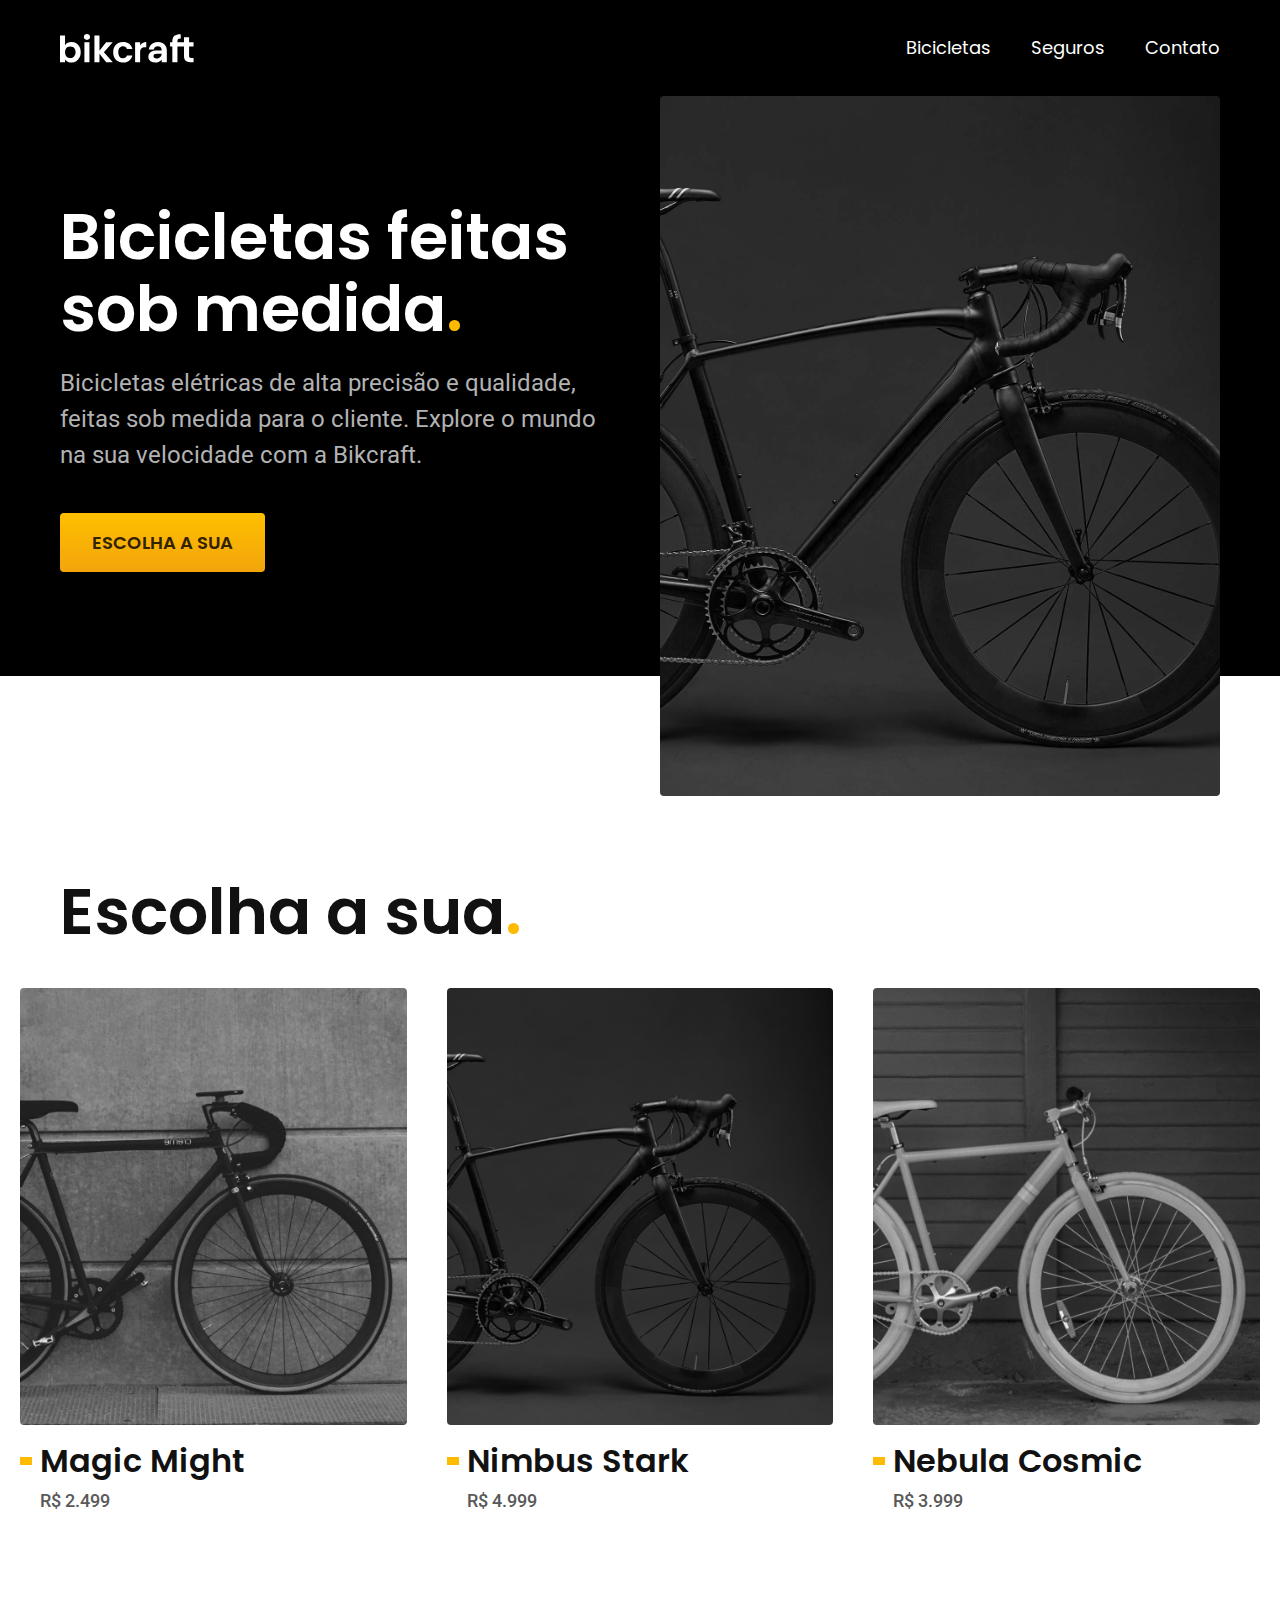
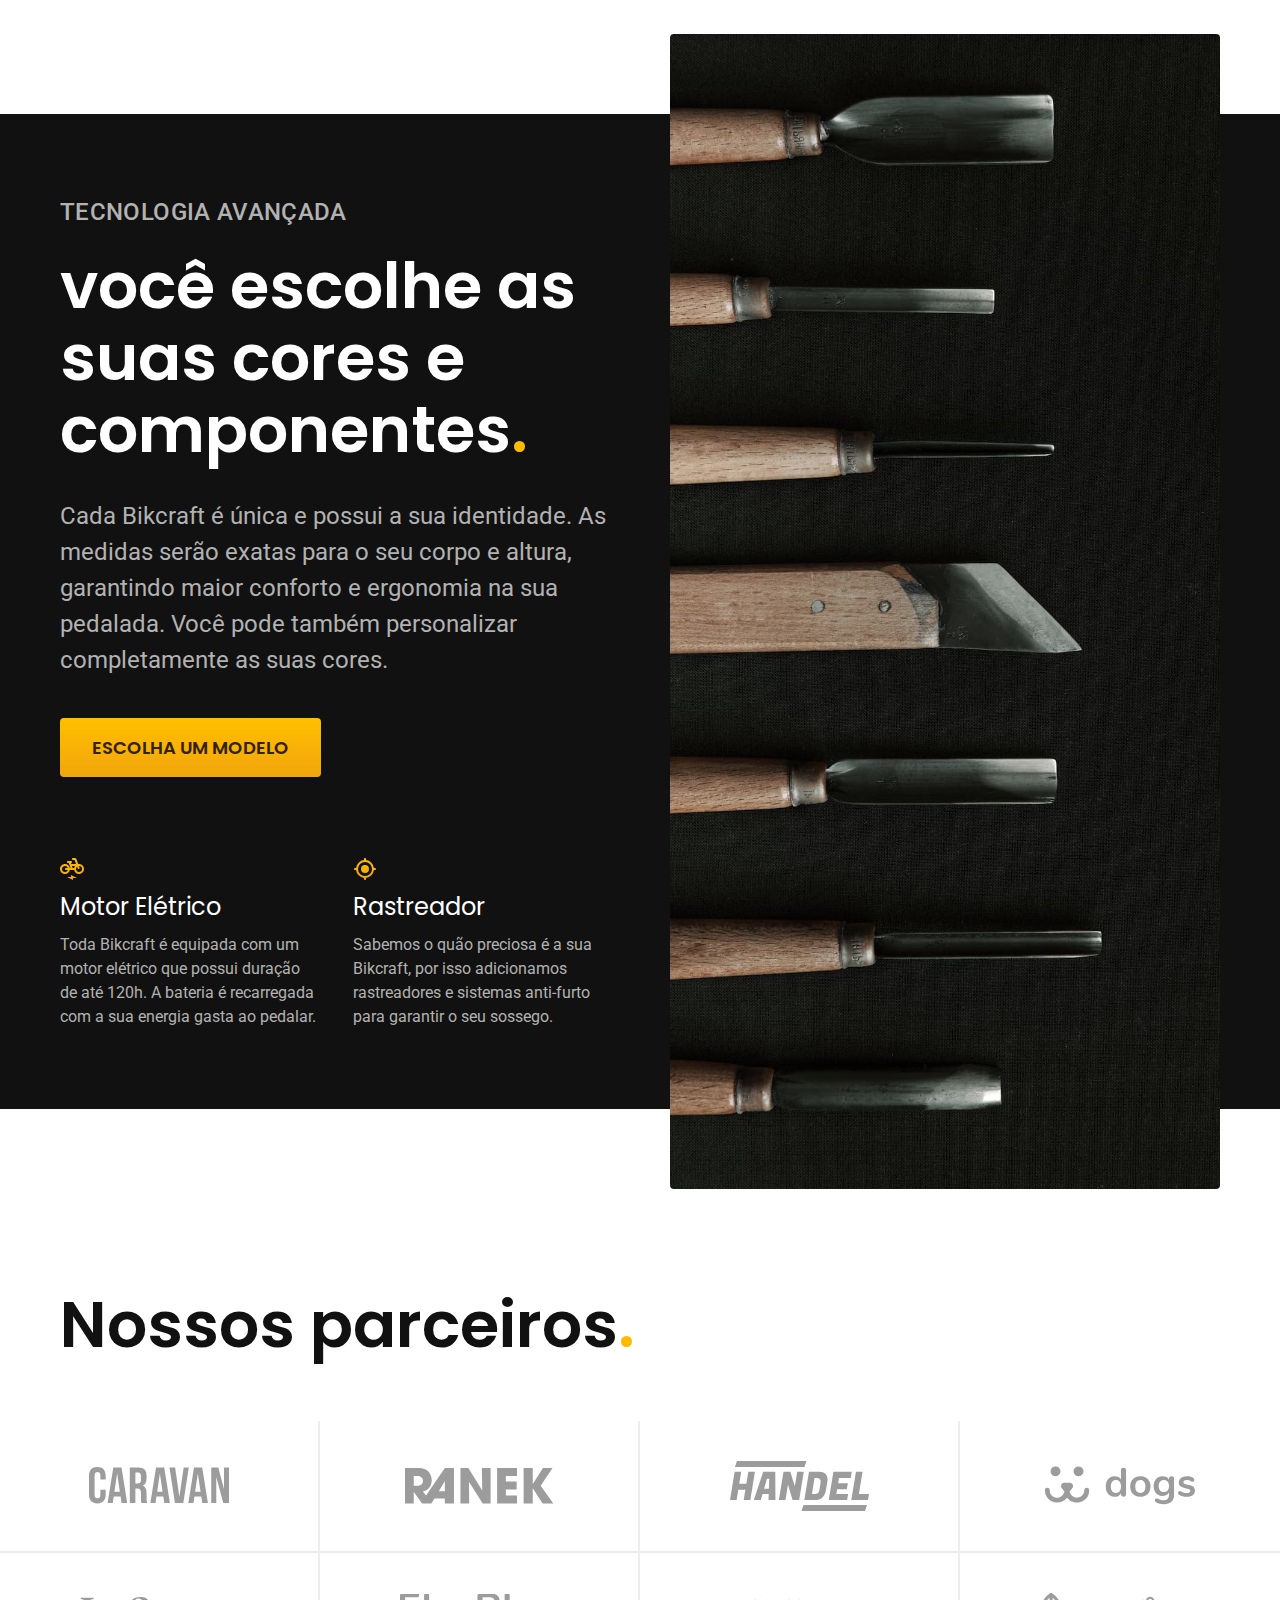
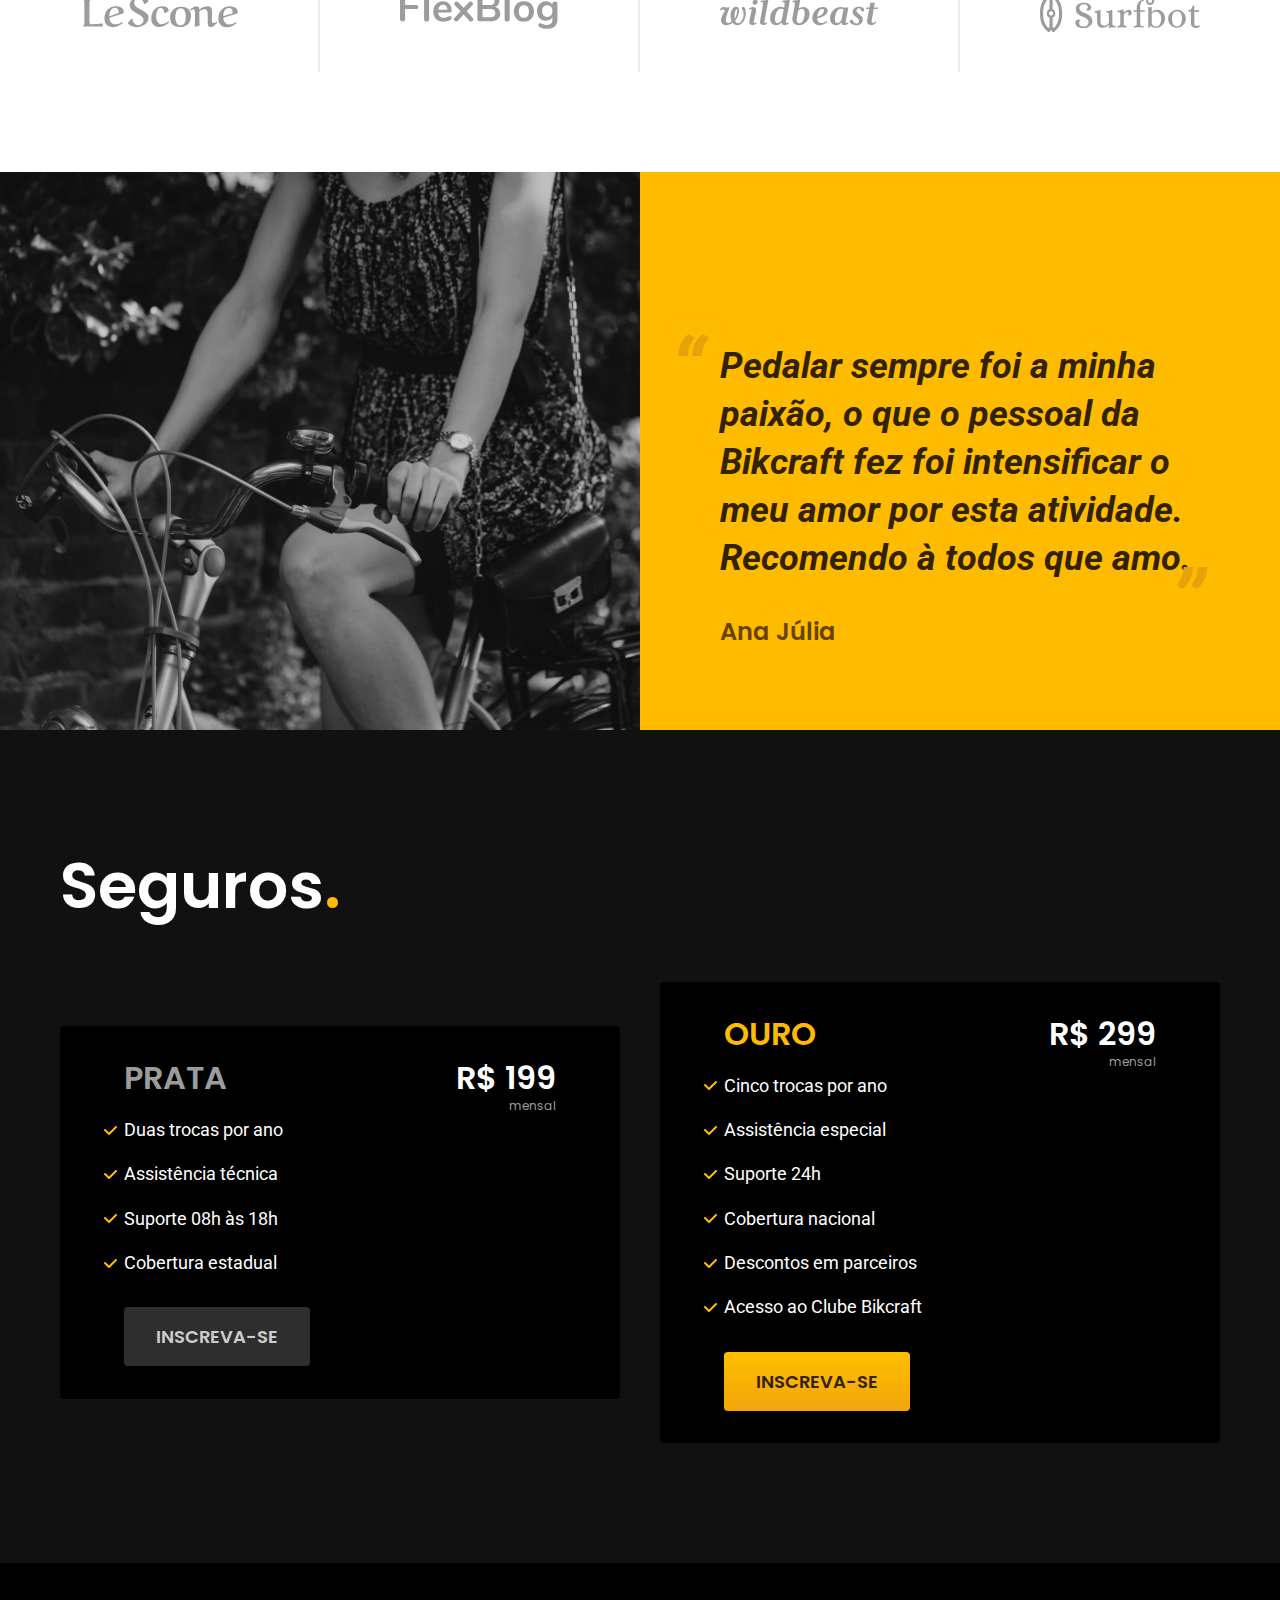
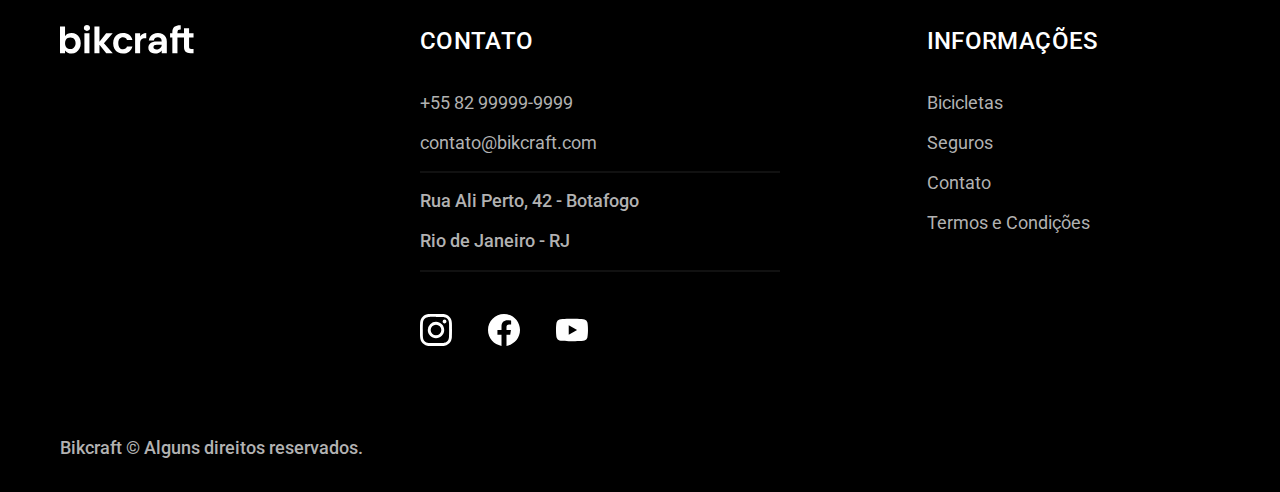
<file: index.html>
<!DOCTYPE html>
<html lang="pt-br">

<head>
  <meta charset="UTF-8">
  <meta http-equiv="X-UA-Compatible" content="IE=edge">
  <meta name="viewport" content="width=device-width, initial-scale=1.0">
  <meta name="description" content="Bicicletas elétricas de alta precisão e qualidade, feitas sob medida.">
  <title>Bikcraft - Bicicletas Elétricas</title>
  <link rel="preload" href="./css/style.css" as="style">
  <link rel="stylesheet" href="./css/style.css">
  <link rel="preconnect" href="https://fonts.googleapis.com">
  <link rel="preconnect" href="https://fonts.gstatic.com" crossorigin="">
  <link href="https://fonts.googleapis.com/css2?family=Merriweather:ital,wght@1,900&amp;family=Poppins:wght@400;600&amp;family=Roboto:wght@400;500&amp;display=swap" rel="stylesheet">
</head>

<body>
  <header class="header-bg">
    <div class="container header">
      <a href="./" class="logo"><img src="./img/bikcraft.svg" alt="Bikcraft" width="136" height="32"></a>
      <nav aria-label="primaria">
        <ul class="header-menu">
          <li><a class="menu-item font-1-m" href="./bicicletas.html">Bicicletas</a></li>
          <li><a class="menu-item font-1-m" href="./seguros.html">Seguros</a></li>
          <li><a class="menu-item font-1-m" href="./contato.html">Contato</a></li>
        </ul>
      </nav>
    </div>
  </header>

  <main class="main-bg">
    <div class="container main">
      <div class="main-text-wrapper">
        <h1 class="font-1-xxl cw">Bicicletas feitas sob medida<span class="p1">.</span></h1>
        <p class="font-2-l c5">Bicicletas elétricas de alta precisão e qualidade, feitas sob medida para o cliente. Explore o mundo na sua velocidade com a Bikcraft.</p>
        <a class="btn" href="./bicicletas.html">Escolha a sua</a>
      </div>
      <picture>
        <source srcset="./img/bicicletas/nimbus.jpg" media="(max-width: 800px)">
        <img src="./img/fotos/introducao.jpg" alt="" width="1280" height="1600">
      </picture>
    </div>
  </main>

  <section class="bike-list" aria-label="Escolha sua bicicleta">
    <h2 class="container font-1-xxl c11">Escolha a sua<span class="p1">.</span></h2>
    <ul class="bike-list-wrapper">
      <li class="bike-item">
        <a href="./bicicletas/magic.html">
          <img src="./img/bicicletas/magic-home.jpg" alt="" width="920" height="1040">
          <h3 class="font-1-xl c11">Magic Might</h3>
          <p class="font-2-m c8">R$ 2.499</p>
        </a>
      </li>

      <li class="bike-item">
        <a href="./bicicletas/nimbus.html">
          <img src="./img/bicicletas/nimbus-home.jpg" alt="" width="920" height="1040">
          <h3 class="font-1-xl c11">Nimbus Stark</h3>
          <p class="font-2-m c8">R$ 4.999</p>
        </a>
      </li>

      <li class="bike-item">
        <a href="./bicicletas/nebula.html">
          <img src="./img/bicicletas/nebula-home.jpg" alt="" width="920" height="1040">
          <h3 class="font-1-xl c11">Nebula Cosmic</h3>
          <p class="font-2-m c8">R$ 3.999</p>
        </a>
      </li>
    </ul>
  </section>

  <section class="technology" aria-label="Vantagens de uma Bikcraft">
    <div class="container technology-wrapper">
      <div class="technology-info">
        <span class="font-2-l-b c5">Tecnologia Avançada</span>
        <h2 class="font-1-xxl cw">você escolhe as suas cores e componentes<span class="p1">.</span></h2>
        <p class="font-2-l c5">Cada Bikcraft é única e possui a sua identidade. As medidas serão exatas para o seu corpo e altura, garantindo maior conforto e ergonomia na sua pedalada. Você pode também personalizar completamente as suas cores.</p>
        <a class="font-1-l-b btn" href="./bicicletas.html">Escolha um modelo</a>

        <ul>
          <li>
            <img src="./img/icones/eletrica.svg" alt="" width="24" height="24">
            <h3 class="font-1-l cw">Motor Elétrico</h3>
            <p class="font-2-s c5">Toda Bikcraft é equipada com um motor elétrico que possui duração de até 120h. A bateria é recarregada com a sua energia gasta ao pedalar.</p>
          </li>

          <li>
            <img src="./img/icones/rastreador.svg" alt="" width="24" height="24">
            <h3 class="font-1-l cw">Rastreador</h3>
            <p class="font-2-s c5">Sabemos o quão preciosa é a sua Bikcraft, por isso adicionamos rastreadores e sistemas anti-furto para garantir o seu sossego.</p>
          </li>
        </ul>
      </div>

      <div class="technology-img">
        <img src="./img/fotos/tecnologia.jpg" alt="" width="1200" height="1920">
      </div>
    </div>
  </section>

  <section class="partners" aria-label="Nossos parceiros">
    <h2 class="container font-1-xxl">Nossos parceiros<span class="p1">.</span></h2>
    <ul>
      <li><img src="./img/parceiros/caravan.svg" alt="Caravan" width="140" height="38"></li>
      <li><img src="./img/parceiros/ranek.svg" alt="Ranek" width="149" height="36"></li>
      <li><img src="./img/parceiros/handel.svg" alt="Handel" width="139" height="50"></li>
      <li><img src="./img/parceiros/dogs.svg" alt="Dogs" width="152" height="39"></li>
      <li><img src="./img/parceiros/lescone.svg" alt="LeScone" width="208" height="41"></li>
      <li><img src="./img/parceiros/flexblog.svg" alt="FlexBlog" width="165" height="38"></li>
      <li><img src="./img/parceiros/wildbeast.svg" alt="Wildbeast" width="196" height="34"></li>
      <li><img src="./img/parceiros/surfbot.svg" alt="Surfbot" width="200" height="49"></li>
    </ul>
  </section>

  <section class="testimonial" aria-label="Depoimento de cliente">
    <img src="./img/fotos/depoimento.jpg" alt="" width="1560" height="1360">
    <div>
      <p>Pedalar sempre foi a minha paixão, o que o pessoal da Bikcraft fez foi intensificar o meu amor por esta atividade. Recomendo à todos que amo.</p>
      <span class="font-1-l-b">Ana Júlia</span>
    </div>
  </section>

  <section class="insurance-bg">
    <div class="container insurance">
      <h2 class="font-1-xxl cw">Seguros<span class="p1">.</span></h2>

      <div class="plan">
        <h3 class="font-1-xl c6">Prata</h3>
        <span class="font-1-xl cw">R$ 199<span class="font-1-xs c6">mensal</span></span>
        <ul>
          <li class="font-2-m cw">Duas trocas por ano</li>
          <li class="font-2-m cw">Assistência técnica</li>
          <li class="font-2-m cw">Suporte 08h às 18h</li>
          <li class="font-2-m cw">Cobertura estadual</li>
        </ul>
        <a class="btn secondary" href="/">Inscreva-se</a>
      </div>

      <div class="plan">
        <h3 class="font-1-xl p1">Ouro</h3>
        <span class="font-1-xl cw">R$ 299<span class="font-1-xs c6">mensal</span></span>
        <ul>
          <li class="font-2-m cw">Cinco trocas por ano</li>
          <li class="font-2-m cw">Assistência especial</li>
          <li class="font-2-m cw">Suporte 24h</li>
          <li class="font-2-m cw">Cobertura nacional</li>
          <li class="font-2-m cw">Descontos em parceiros</li>
          <li class="font-2-m cw">Acesso ao Clube Bikcraft</li>
        </ul>
        <a class="btn" href="/">Inscreva-se</a>
      </div>

    </div>
  </section>

  <footer class="footer-bg">
    <div class="container footer">
      <a href="./"><img src="./img/bikcraft.svg" alt="Bikcraft" width="136" height="32"></a>

      <div class="contact">
        <h3 class="font-2-l-b cw">Contato</h3>

        <div class="contact-info">
          <ul>
            <li><a href="tel:+5582999999999" class="font-2-m c5">+55 82 99999-9999</a></li>
            <li><a href="mailto:contato@bikcraft.com" class="font-2-m c5">contato@bikcraft.com</a></li>
            <li class="font-2-m c5">Rua Ali Perto, 42 - Botafogo</li>
            <li class="font-2-m c5">Rio de Janeiro - RJ</li>
          </ul>
        </div>

        <div class="social">
          <a href="/" target="_blank"><img src="./img/redes/instagram.svg" alt="Instagram" width="32" height="32"></a>
          <a href="/" target="_blank"><img src="./img/redes/facebook.svg" alt="Facebook" width="32" height="32"></a>
          <a href="/" target="_blank"><img src="./img/redes/youtube.svg" alt="YouTube" width="32" height="32"></a>
        </div>
      </div>

      <div class="footer-nav">
        <h3 class="font-2-l-b cw">Informações</h3>
        <nav>
          <ul>
            <li><a class="font-2-m c5" href="./bicicletas.html">Bicicletas</a></li>
            <li><a class="font-2-m c5" href="./seguros.html">Seguros</a></li>
            <li><a class="font-2-m c5" href="./contato.html">Contato</a></li>
            <li><a class="font-2-m c5" href="./termos.html">Termos e Condições</a></li>
          </ul>
        </nav>
      </div>

      <p class="copyright font-2-m c5">Bikcraft &copy; Alguns direitos reservados.</p>
    </div>
  </footer>
</body>

</html>
</file>
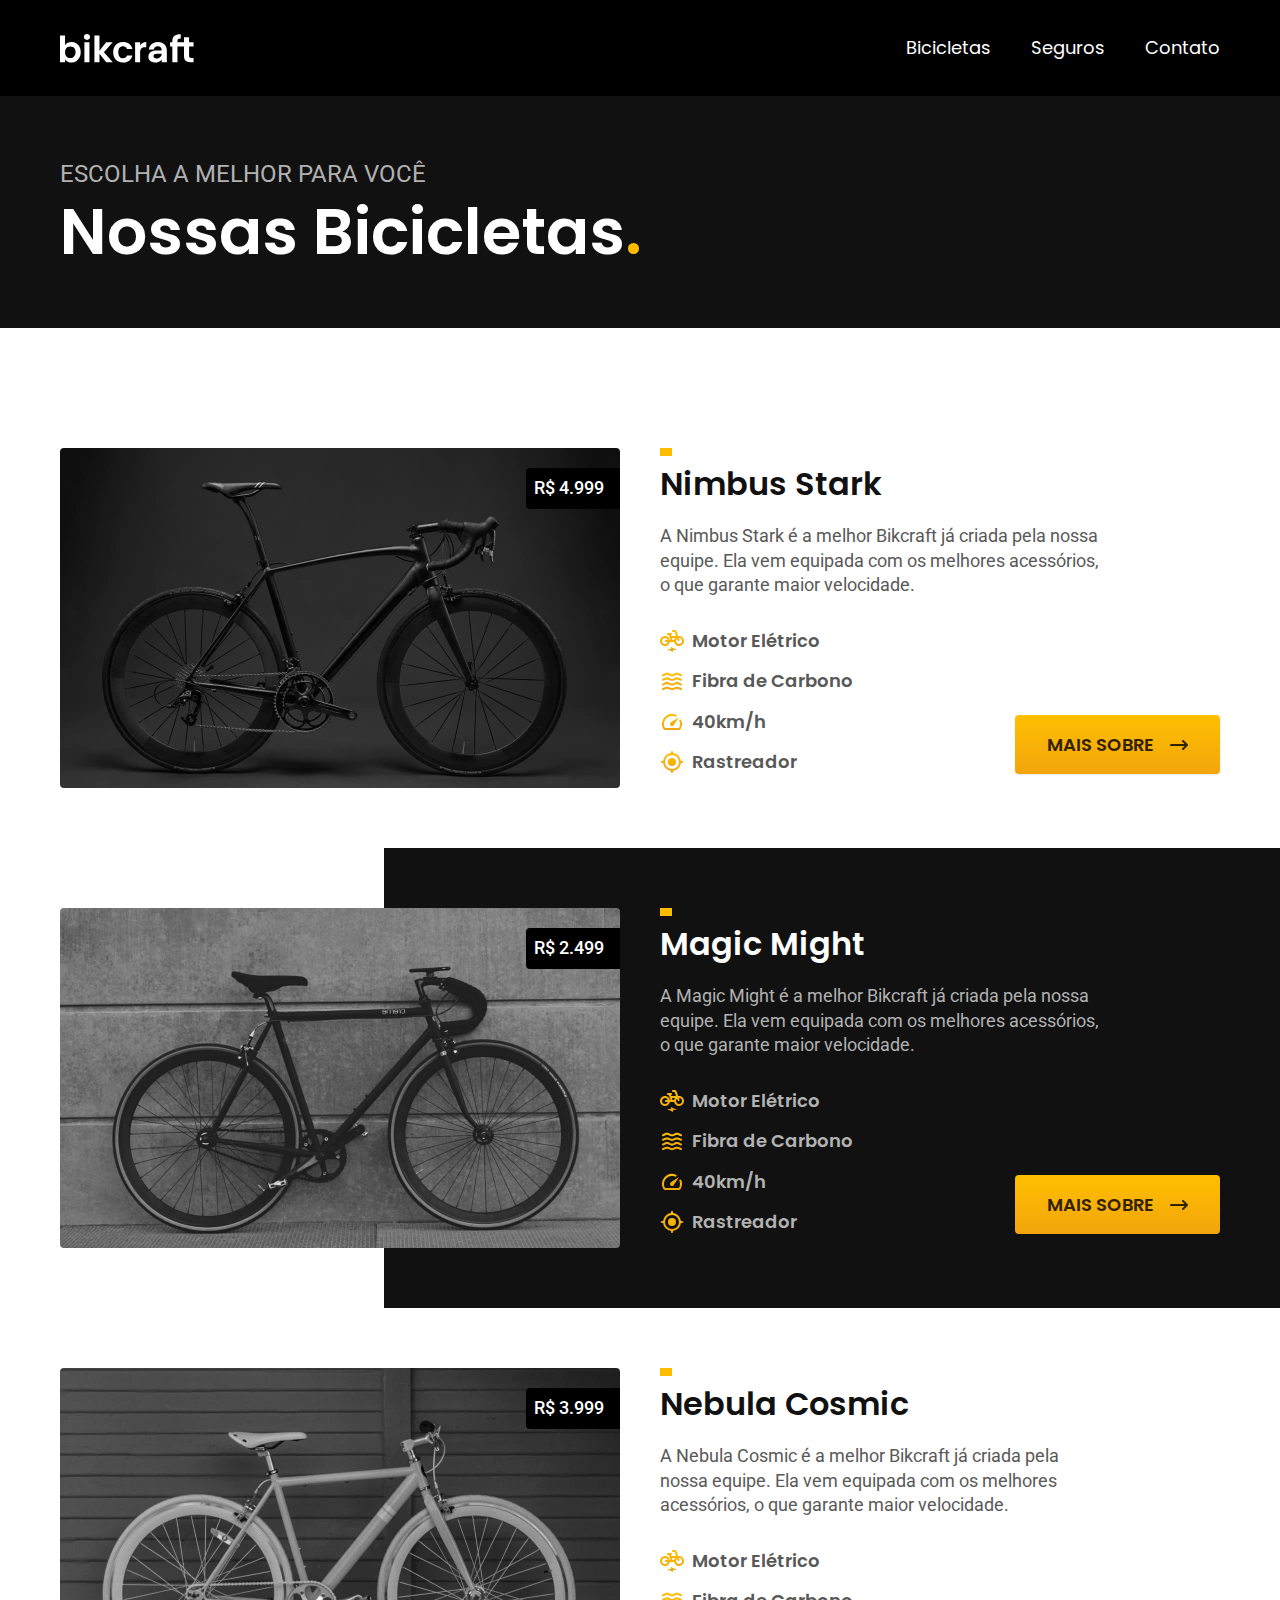
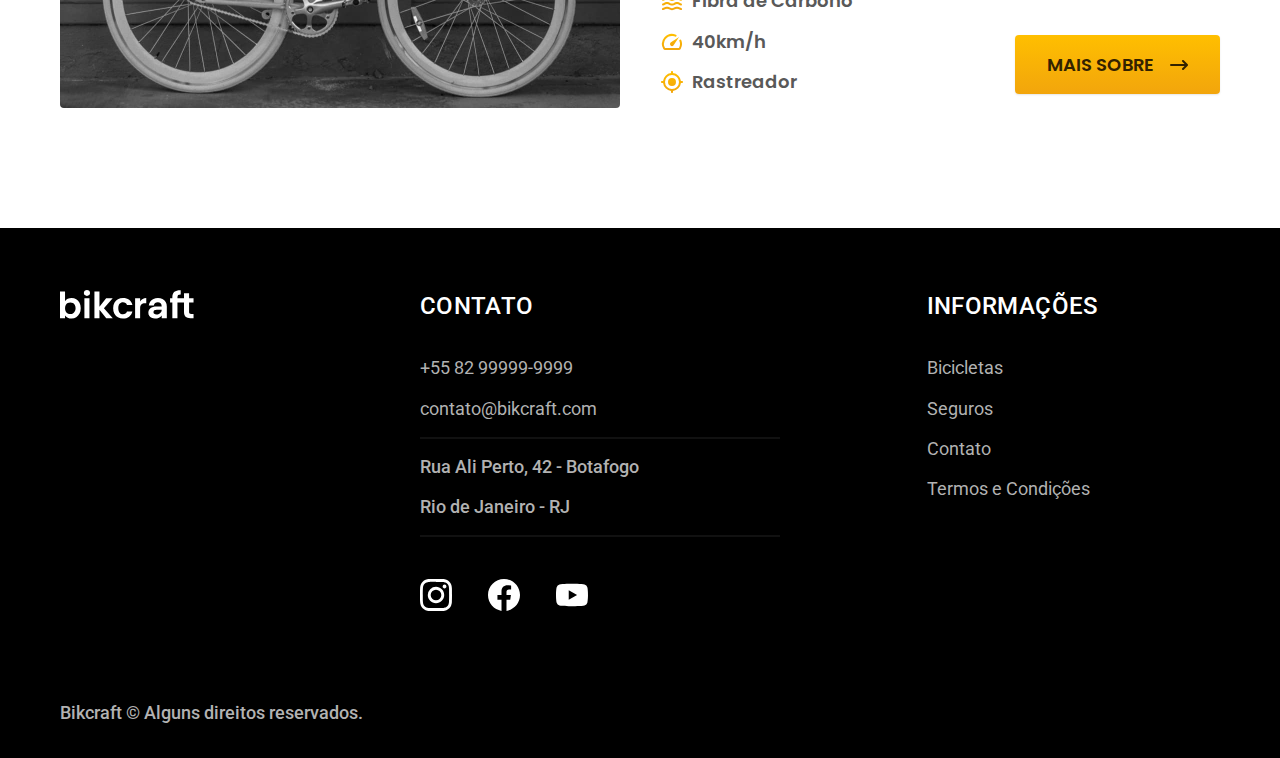
<file: bicicletas.html>
<!DOCTYPE html>
<html lang="pt-br">

<head>
  <meta charset="UTF-8">
  <meta http-equiv="X-UA-Compatible" content="IE=edge">
  <meta name="viewport" content="width=device-width, initial-scale=1.0">
  <meta name="description" content="Bicicletas.">
  <title>Bicicletas | Bikcraft</title>
  <link rel="preload" href="./css/style.css" as="style">
  <link rel="stylesheet" href="./css/style.css">
  <link rel="preconnect" href="https://fonts.googleapis.com">
  <link rel="preconnect" href="https://fonts.gstatic.com" crossorigin="">
  <link href="https://fonts.googleapis.com/css2?family=Merriweather:ital,wght@1,900&amp;family=Poppins:wght@400;600&amp;family=Roboto:wght@400;500&amp;display=swap" rel="stylesheet">
</head>

<body>
  <header class="header-bg">
    <div class="container header">
      <a href="./" class="logo"><img src="./img/bikcraft.svg" alt="Bikcraft" width="136" height="32"></a>
      <nav aria-label="primaria">
        <ul class="header-menu">
          <li><a class="menu-item font-1-m" href="./bicicletas.html">Bicicletas</a></li>
          <li><a class="menu-item font-1-m" href="./seguros.html">Seguros</a></li>
          <li><a class="menu-item font-1-m" href="./contato.html">Contato</a></li>
        </ul>
      </nav>
    </div>
  </header>

  <main>
    <div class="title-bg">
      <div class="container title">
        <p class="font-2-l c5">Escolha a melhor para você</p>
        <h1 class="font-1-xxl cw">Nossas Bicicletas<span class="p1">.</span></h1>
      </div>
    </div>

    <div class="bikes-wrapper">
      <div class="bikes-bg">
        <div class="container bikes">
          <div class="bikes-img">
            <img src="./img/bicicletas/nimbus.jpg" alt="Nimbus Stark">
            <span class="font-2-m cw">R$ 4.999</span>
          </div>

          <div class="bikes-info">
            <h3 class="font-1-xl">Nimbus Stark</h3>
            <p class="font-2-m c8">A Nimbus Stark é a melhor Bikcraft já criada pela nossa equipe. Ela vem equipada com os melhores acessórios, o que garante maior velocidade.</p>
            <ul class="font-1-m-b c8">
              <li>
                <img src="./img/icones/eletrica.svg">
                <p>Motor Elétrico</p>
              </li>
              <li>
                <img src="./img/icones/carbono.svg">
                <p>Fibra de Carbono</p>
              </li>
              <li>
                <img src="./img/icones/velocidade.svg">
                <p>40km/h</p>
              </li>
              <li>
                <img src="./img/icones/rastreador.svg">
                <p>Rastreador</p>
              </li>
            </ul>
            <a class="btn" href="./bicicletas/nimbus.html">Mais sobre <img src="./img/icones/seta.svg"></a>
          </div>

        </div>
      </div>

      <div class="bikes-bg dark">
        <div class="container bikes">
          <div class="bikes-img">
            <img src="./img/bicicletas/magic.jpg" alt="Magic Midnight">
            <span class="font-2-m cw">R$ 2.499</span>
          </div>

          <div class="bikes-info">
            <h3 class="font-1-xl cw">Magic Might</h3>
            <p class="font-2-m c5">A Magic Might é a melhor Bikcraft já criada pela nossa equipe. Ela vem equipada com os melhores acessórios, o que garante maior velocidade.</p>
            <ul class="font-1-m-b c5">
              <li>
                <img src="./img/icones/eletrica.svg">
                <p>Motor Elétrico</p>
              </li>
              <li>
                <img src="./img/icones/carbono.svg">
                <p>Fibra de Carbono</p>
              </li>
              <li>
                <img src="./img/icones/velocidade.svg">
                <p>40km/h</p>
              </li>
              <li>
                <img src="./img/icones/rastreador.svg">
                <p>Rastreador</p>
              </li>
            </ul>
            <a class="btn" href="./bicicletas/magic.html">Mais sobre <img src="./img/icones/seta.svg"></a>
          </div>

        </div>
      </div>

      <div class="bikes-bg">
        <div class="container bikes">
          <div class="bikes-img">
            <img src="./img/bicicletas/nebula.jpg" alt="Nimbus Stark">
            <span class="font-2-m cw">R$ 3.999</span>
          </div>

          <div class="bikes-info">
            <h3 class="font-1-xl">Nebula Cosmic</h3>
            <p class="font-2-m c8">A Nebula Cosmic é a melhor Bikcraft já criada pela nossa equipe. Ela vem equipada com os melhores acessórios, o que garante maior velocidade.</p>
            <ul class="font-1-m-b c8">
              <li>
                <img src="./img/icones/eletrica.svg">
                <p>Motor Elétrico</p>
              </li>
              <li>
                <img src="./img/icones/carbono.svg">
                <p>Fibra de Carbono</p>
              </li>
              <li>
                <img src="./img/icones/velocidade.svg">
                <p>40km/h</p>
              </li>
              <li>
                <img src="./img/icones/rastreador.svg">
                <p>Rastreador</p>
              </li>
            </ul>
            <a class="btn" href="./bicicletas/nebula.html">Mais sobre <img src="./img/icones/seta.svg"></a>
          </div>

        </div>
      </div>
    </div>
  </main>

  <footer class="footer-bg">
    <div class="container footer">
      <a href="./"><img src="./img/bikcraft.svg" alt="Bikcraft"></a>

      <div class="contact">
        <h3 class="font-2-l-b cw">Contato</h3>

        <div class="contact-info">
          <ul>
            <li><a href="tel:+5582999999999" class="font-2-m c5">+55 82 99999-9999</a></li>
            <li><a href="mailto:contato@bikcraft.com" class="font-2-m c5">contato@bikcraft.com</a></li>
            <li class="font-2-m c5">Rua Ali Perto, 42 - Botafogo</li>
            <li class="font-2-m c5">Rio de Janeiro - RJ</li>
          </ul>
        </div>

        <div class="social">
          <a href="/" target="_blank"><img src="./img/redes/instagram.svg" alt="Instagram" width="32" height="32"></a>
          <a href="/" target="_blank"><img src="./img/redes/facebook.svg" alt="Facebook" width="32" height="32"></a>
          <a href="/" target="_blank"><img src="./img/redes/youtube.svg" alt="YouTube" width="32" height="32"></a>
        </div>
      </div>

      <div class="footer-nav">
        <h3 class="font-2-l-b cw">Informações</h3>
        <nav>
          <ul>
            <li><a class="font-2-m c5" href="./bicicletas.html">Bicicletas</a></li>
            <li><a class="font-2-m c5" href="./seguros.html">Seguros</a></li>
            <li><a class="font-2-m c5" href="./contato.html">Contato</a></li>
            <li><a class="font-2-m c5" href="./termos.html">Termos e Condições</a></li>
          </ul>
        </nav>
      </div>

      <p class="copyright font-2-m c5">Bikcraft &copy; Alguns direitos reservados.</p>
    </div>
  </footer>
</body>

</html>
</file>
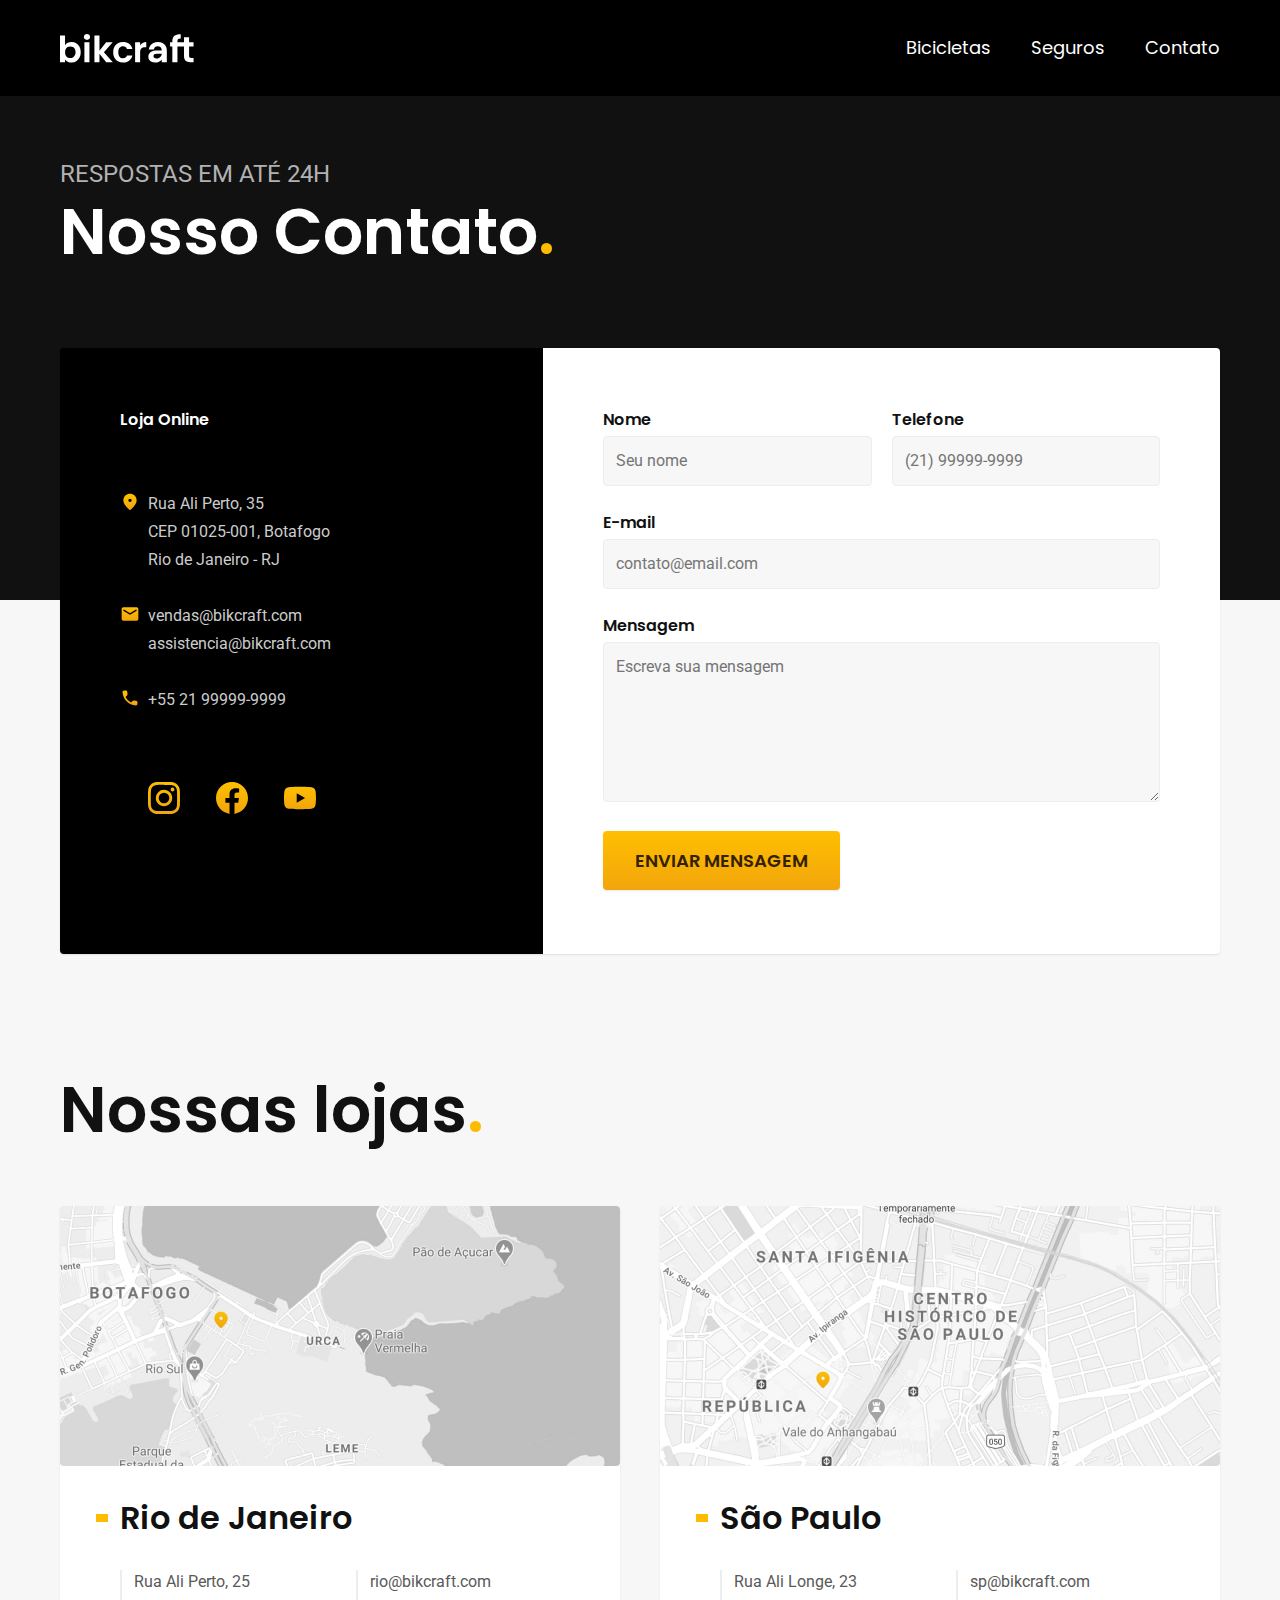
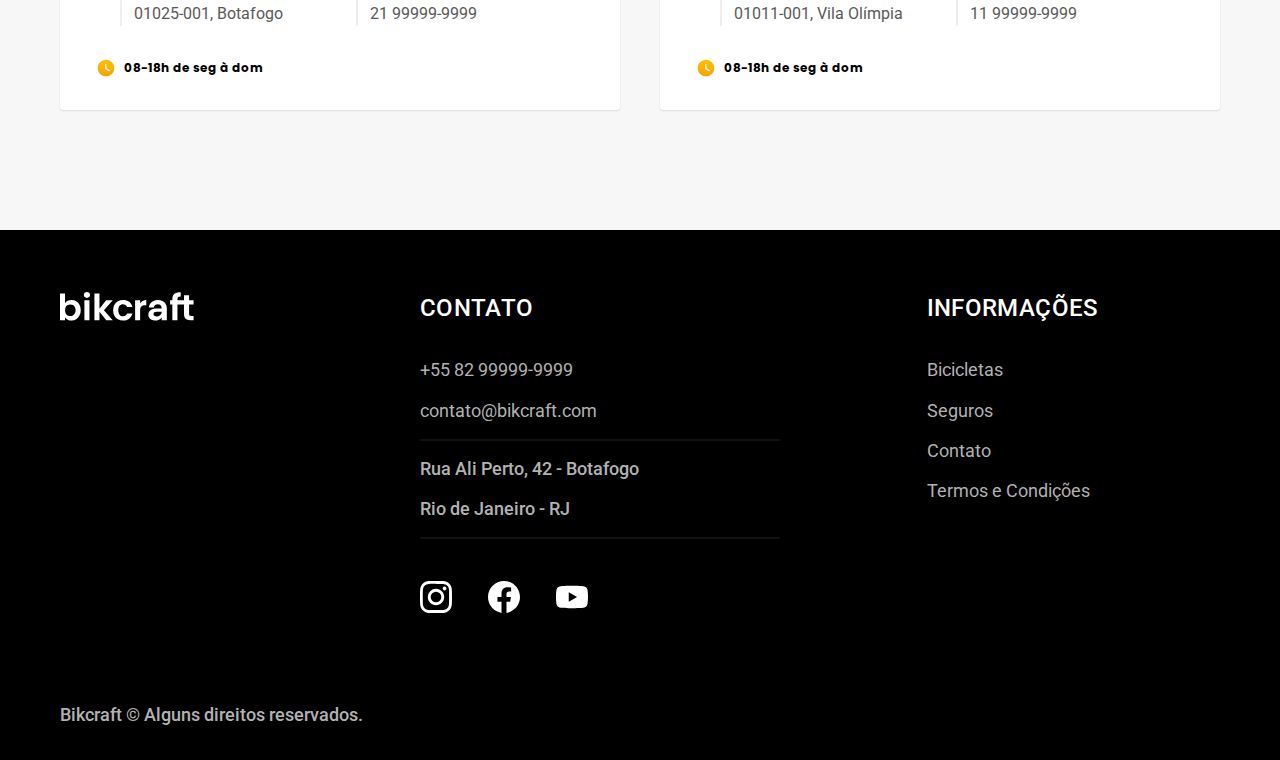
<file: contato.html>
<!DOCTYPE html>
<html lang="pt-br">

<head>
  <meta charset="UTF-8">
  <meta http-equiv="X-UA-Compatible" content="IE=edge">
  <meta name="viewport" content="width=device-width, initial-scale=1.0">
  <meta name="description" content="Contato.">
  <title>Contato | Bikcraft</title>
  <link rel="preload" href="./css/style.css" as="style">
  <link rel="stylesheet" href="./css/style.css">
  <link rel="preconnect" href="https://fonts.googleapis.com">
  <link rel="preconnect" href="https://fonts.gstatic.com" crossorigin="">
  <link href="https://fonts.googleapis.com/css2?family=Merriweather:ital,wght@1,900&amp;family=Poppins:wght@400;600&amp;family=Roboto:wght@400;500&amp;display=swap" rel="stylesheet">
</head>

<body id="contact">
  <header class="header-bg">
    <div class="container header">
      <a href="./" class="logo"><img src="./img/bikcraft.svg" alt="Bikcraft" width="136" height="32"></a>
      <nav aria-label="primaria">
        <ul class="header-menu">
          <li><a class="menu-item font-1-m" href="./bicicletas.html">Bicicletas</a></li>
          <li><a class="menu-item font-1-m" href="./seguros.html">Seguros</a></li>
          <li><a class="menu-item font-1-m" href="./contato.html">Contato</a></li>
        </ul>
      </nav>
    </div>
  </header>

  <main>
    <div class="title-bg">
      <div class="container title">
        <p class="font-2-l c5">Respostas em até 24h</p>
        <h1 class="font-1-xxl cw">Nosso Contato<span class="p1">.</span></h1>
      </div>
    </div>

    <div class="contact-bg">
      <div class="contact-wrapper container">
        <div class="contact-content font-2-s c4">
          <h2 class="font-1-s cw">Loja Online</h2>

          <div class="address">
            <p>Rua Ali Perto, 35</p>
            <p>CEP 01025-001, Botafogo</p>
            <p>Rio de Janeiro - RJ</p>
          </div>

          <address class="emails">
            <a class="font-2-s c4" href="mailto:vendas@bikcraft.com"> vendas@bikcraft.com</a>
            <a class="font-2-s c4" href="mailto:assistencia@bikcraft.com"> assistencia@bikcraft.com</a>
          </address>

          <div class="phone">
            <a class="font-2-s c4" href="tel:+5521999999999">+55 21 99999-9999</a>
          </div>

          <div class="social">
            <a href="/" target="_blank"><img src="./img/redes/instagram-p.svg" alt="Instagram"></a>
            <a href="/" target="_blank"><img src="./img/redes/facebook-p.svg" alt="Facebook"></a>
            <a href="/" target="_blank"><img src="./img/redes/youtube-p.svg" alt="YouTube"></a>
          </div>
        </div>

        <form action="" method="post" class="form">
          <div>
            <label for="name">Nome</label>
            <input type="text" name="name" id="name" placeholder="Seu nome" class="font-2-s c7">
          </div>

          <div>
            <label for="phone">Telefone</label>
            <input type="tel" name="phone" id="phone" placeholder="(21) 99999-9999">
          </div>

          <div class="span-2">
            <label for="email">E-mail</label>
            <input type="email" name="email" id="email" placeholder="contato@email.com">
          </div>

          <div class="span-2">
            <label for="message">Mensagem</label>
            <textarea name="message" id="message" cols="77" rows="6" placeholder="Escreva sua mensagem"></textarea>
          </div>

          <button type="submit" class="btn">Enviar Mensagem</button>
        </form>
      </div>
    </div>

    <div class="container stores">
      <h2 class="font-1-xxl">Nossas lojas<span class="p1">.</span></h2>
      <div class="store">

        <img src="./img/lojas/rj.jpg" alt="Localização da loja do Rio de Janeiro no mapa">

        <div>
          <h3 class="font-1-xl">Rio de Janeiro</h3>
          <ul class="font-2-s c8">
            <li>Rua Ali Perto, 25</li>
            <li>01025-001, Botafogo</li>
          </ul>

          <ul class="font-2-s c8">
            <li>rio@bikcraft.com</li>
            <li>21 99999-9999</li>
          </ul>

          <span class="font-1-xs c12">08-18h de seg à dom</span>
        </div>

      </div>

      <div class="store">

        <img src="./img/lojas/sp.jpg" alt="Localização da loja de São Paulo no mapa">

        <div>
          <h3 class="font-1-xl">São Paulo</h3>
          <ul class="font-2-s c8">
            <li>Rua Ali Longe, 23</li>
            <li>01011-001, Vila Olímpia</li>
          </ul>

          <ul class="font-2-s c8">
            <li>sp@bikcraft.com</li>
            <li>11 99999-9999</li>
          </ul>

          <span class="font-1-xs c12">08-18h de seg à dom</span>
        </div>

      </div>
    </div>
  </main>

  <footer class="footer-bg">
    <div class="container footer">
      <a href="./"><img src="./img/bikcraft.svg" alt="Bikcraft"></a>

      <div class="contact">
        <h3 class="font-2-l-b cw">Contato</h3>

        <div class="contact-info">
          <ul>
            <li><a href="tel:+5582999999999" class="font-2-m c5">+55 82 99999-9999</a></li>
            <li><a href="mailto:contato@bikcraft.com" class="font-2-m c5">contato@bikcraft.com</a></li>
            <li class="font-2-m c5">Rua Ali Perto, 42 - Botafogo</li>
            <li class="font-2-m c5">Rio de Janeiro - RJ</li>
          </ul>
        </div>

        <div class="social">
          <a href="/" target="_blank"><img src="./img/redes/instagram.svg" alt="Instagram" width="32" height="32"></a>
          <a href="/" target="_blank"><img src="./img/redes/facebook.svg" alt="Facebook" width="32" height="32"></a>
          <a href="/" target="_blank"><img src="./img/redes/youtube.svg" alt="YouTube" width="32" height="32"></a>
        </div>
      </div>

      <div class="footer-nav">
        <h3 class="font-2-l-b cw">Informações</h3>
        <nav>
          <ul>
            <li><a class="font-2-m c5" href="./bicicletas.html">Bicicletas</a></li>
            <li><a class="font-2-m c5" href="./seguros.html">Seguros</a></li>
            <li><a class="font-2-m c5" href="./contato.html">Contato</a></li>
            <li><a class="font-2-m c5" href="./termos.html">Termos e Condições</a></li>
          </ul>
        </nav>
      </div>

      <p class="copyright font-2-m c5">Bikcraft &copy; Alguns direitos reservados.</p>
    </div>
  </footer>
</body>

</html>
</file>
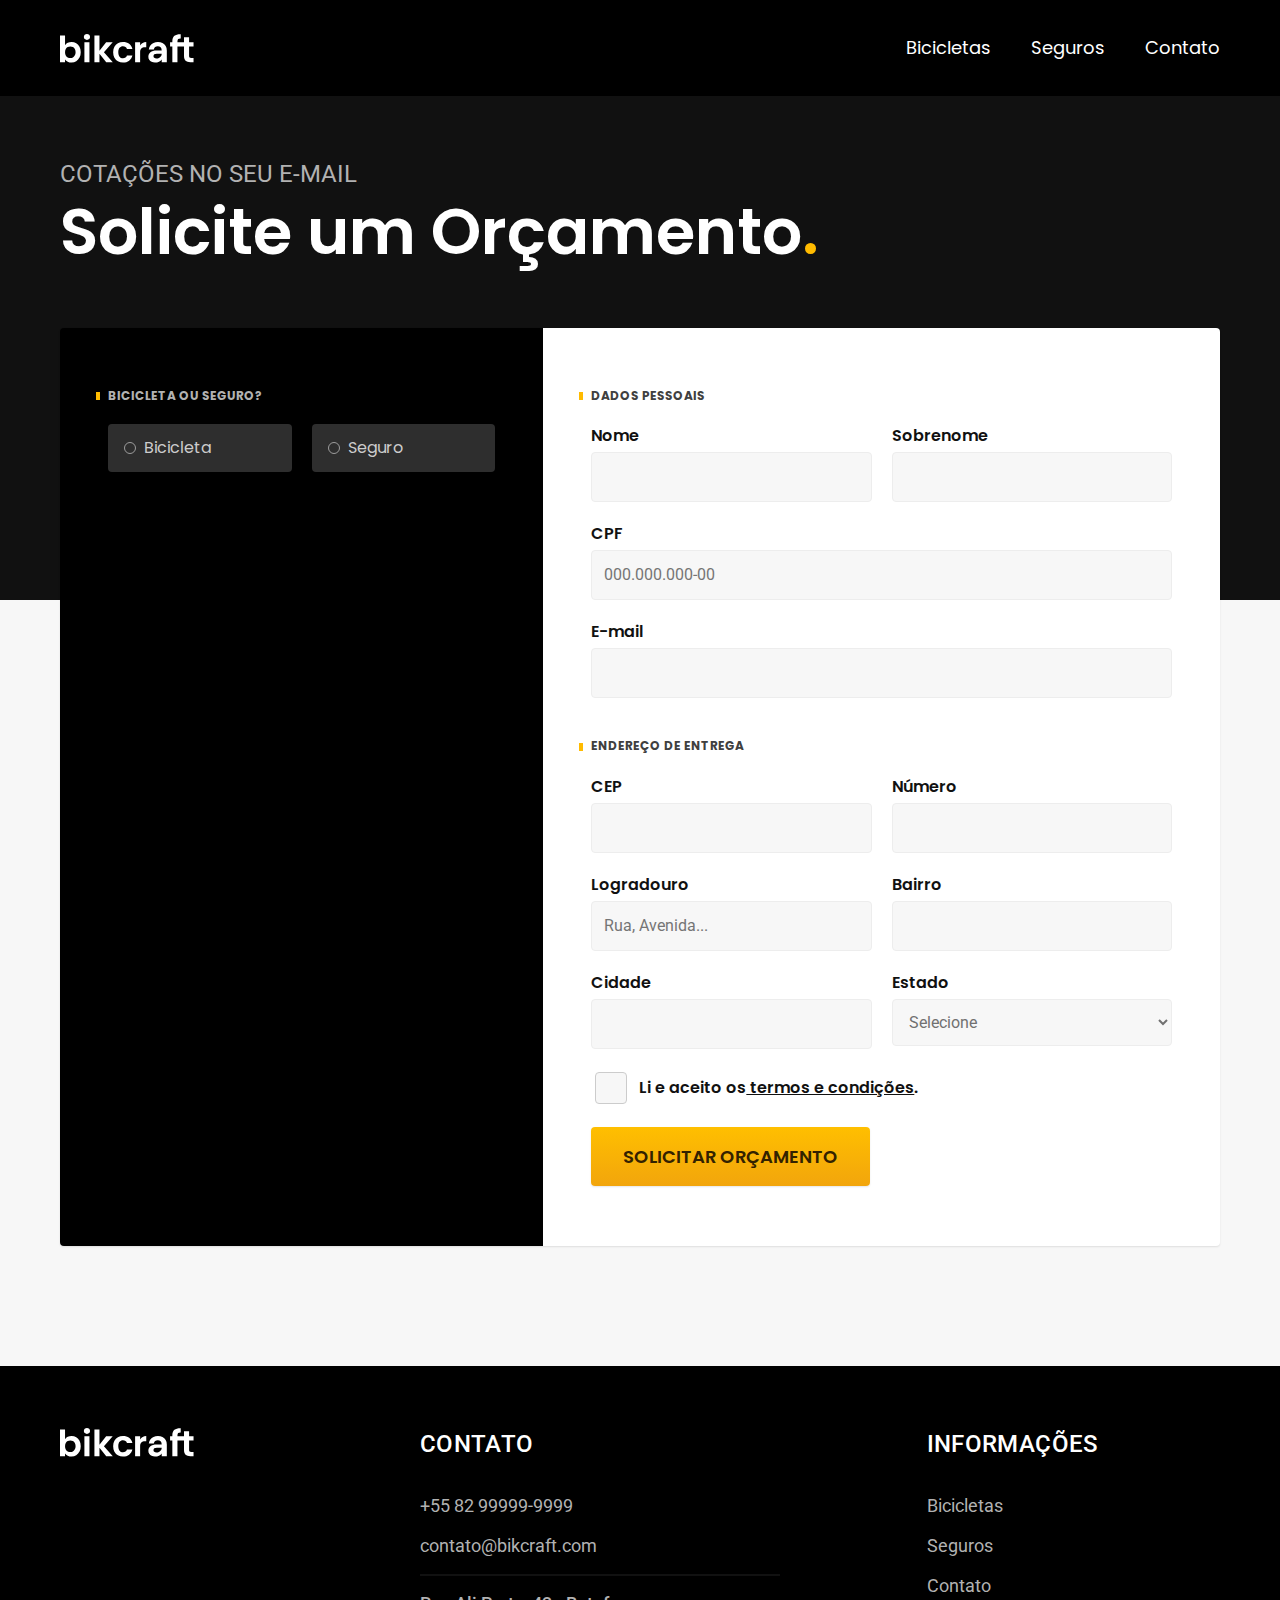
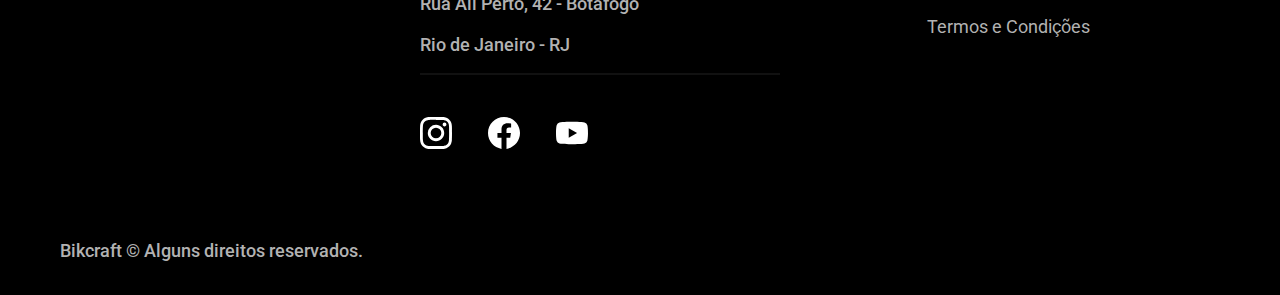
<file: orcamento.html>
<!DOCTYPE html>
<html lang="pt-br">

<head>
  <meta charset="UTF-8">
  <meta http-equiv="X-UA-Compatible" content="IE=edge">
  <meta name="viewport" content="width=device-width, initial-scale=1.0">
  <meta name="description" content="Orçamento.">
  <title>Orçamento | Bikcraft</title>
  <link rel="preload" href="./css/style.css" as="style">
  <link rel="stylesheet" href="./css/style.css">
  <link rel="preconnect" href="https://fonts.googleapis.com">
  <link rel="preconnect" href="https://fonts.gstatic.com" crossorigin="">
  <link href="https://fonts.googleapis.com/css2?family=Merriweather:ital,wght@1,900&amp;family=Poppins:wght@400;600&amp;family=Roboto:wght@400;500&amp;display=swap" rel="stylesheet">
</head>

<body id="proposal">
  <header class="header-bg">
    <div class="container header">
      <a href="./" class="logo"><img src="./img/bikcraft.svg" alt="Bikcraft" width="136" height="32"></a>
      <nav aria-label="primaria">
        <ul class="header-menu">
          <li><a class="menu-item font-1-m" href="./bicicletas.html">Bicicletas</a></li>
          <li><a class="menu-item font-1-m" href="./seguros.html">Seguros</a></li>
          <li><a class="menu-item font-1-m" href="./contato.html">Contato</a></li>
        </ul>
      </nav>
    </div>
  </header>

  <main>
    <div class="title-bg">
      <div class="container title">
        <p class="font-2-l c5">Cotações no seu e-mail</p>
        <h1 class="font-1-xxl cw">Solicite um Orçamento<span class="p1">.</span></h1>
      </div>
    </div>

    <form class="container proposal" action="./" method="post">
      <div class="proposal-product">
        <h2 class="font-1-xs c5">Bicicleta ou seguro?</h2>

        <input type="radio" name="type" value="bike" id="bike">
        <label for="bike">Bicicleta</label>

        <input type="radio" name="type" value="insurance" id="insurance">
        <label for="insurance">Seguro</label>

        <div class="proposal-content" id="proposal-bike">
          <h2 class="font-1-xs c5">Escolha a sua:</h2>

          <input type="radio" name="product" value="nimbus" id="nimbus">
          <label for="nimbus">Nimbus Stark<span>R$ 4.999</span></label>
          <div class="proposal-details">
            <ul class="font-1-xs c8">
              <li><img src="./img/icones/eletrica.svg">Motor Elétrico</li>
              <li><img src="./img/icones/carbono.svg">Fibra de Carbono</li>
              <li><img src="./img/icones/velocidade.svg">50 km/h</li>
              <li><img src="./img/icones/rastreador.svg">Rastreador</li>
            </ul>
            <img src="./img/bicicletas/nimbus.jpg" alt="Nimbus Stark">
          </div>

          <input type="radio" name="product" value="magic" id="magic">
          <label for="magic">Magic Might<span>R$ 2.499</span></label>
          <div class="proposal-details">
            <ul class="font-1-xs c8">
              <li><img src="./img/icones/eletrica.svg">Motor Elétrico</li>
              <li><img src="./img/icones/carbono.svg">Fibra de Carbono</li>
              <li><img src="./img/icones/velocidade.svg">40 km/h</li>
              <li><img src="./img/icones/rastreador.svg">Rastreador</li>
            </ul>
            <img src="./img/bicicletas/magic.jpg" alt="Nimbus Stark">
          </div>

          <input type="radio" name="product" value="nebula" id="nebula">
          <label for="nebula">Nebula Cosmic<span>R$ 3.999</span></label>
          <div class="proposal-details">
            <ul class="font-1-xs c8">
              <li><img src="./img/icones/eletrica.svg">Motor Elétrico</li>
              <li><img src="./img/icones/carbono.svg">Fibra de Carbono</li>
              <li><img src="./img/icones/velocidade.svg">45 km/h</li>
              <li><img src="./img/icones/rastreador.svg">Rastreador</li>
            </ul>
            <img src="./img/bicicletas/nebula.jpg" alt="Nimbus Stark">
          </div>
        </div>

        <div class="proposal-content" id="proposal-insurance">
          <h2 class="font-1-xs c5">Escolha o plano:</h2>

          <input type="radio" name="product" value="prata" id="prata">
          <label for="prata">Prata <span>R$ 199</span></label>

          <input type="radio" name="product" value="ouro" id="ouro">
          <label for="ouro">Ouro <span>R$ 299</span></label>
        </div>
      </div>

      <div class="proposal-data form">
        <h2 class="font-1-xs c9 span-2">Dados Pessoais</h2>
        <div>
          <label for="name">Nome</label>
          <input type="text" name="name" id="name" class="font-2-s c7">
        </div>

        <div>
          <label for="surname">Sobrenome</label>
          <input type="text" name="surname" id="surname" class="font-2-s c7">
        </div>

        <div class="span-2">
          <label for="cpf">CPF</label>
          <input type="text" name="cpf" id="cpf" placeholder="000.000.000-00" class="font-2-s c7">
        </div>

        <div class="span-2">
          <label for="email">E-mail</label>
          <input type="email" name="email" id="email" class="font-2-s c7">
        </div>

        <h2 class="font-1-xs c9 span-2">Endereço de Entrega</h2>

        <div>
          <label for="cep">CEP</label>
          <input type="text" name="cep" id="cep" class="font-2-s c7">
        </div>

        <div>
          <label for="number">Número</label>
          <input type="text" name="number" id="number" class="font-2-s c7">
        </div>

        <div>
          <label for="street">Logradouro</label>
          <input type="text" name="street" id="street" placeholder="Rua, Avenida..." class="font-2-s c7">
        </div>

        <div>
          <label for="neighborhood">Bairro</label>
          <input type="text" name="neighborhood" id="neighborhood" class="font-2-s c7">
        </div>

        <div>
          <label for="city">Cidade</label>
          <input type="text" name="city" id="city" class="font-2-s c7">
        </div>

        <div>
          <label for="state">Estado</label>
          <select name="state" id="state" class="font-2-s c7">
            <option value="" disabled selected>Selecione</option>
            <option value="AC">Acre</option>
            <option value="AL">Alagoas</option>
            <option value="AP">Amapá</option>
            <option value="AM">Amazonas</option>
            <option value="BH">Bahia</option>
            <option value="CE">Ceará</option>
            <option value="ES">Espírito Santo</option>
            <option value="GO">Goiás</option>
            <option value="MA">Maranhão</option>
            <option value="MT">Mato Grosso</option>
            <option value="MS">Mato Grosso do Sul</option>
            <option value="MG">Minas Gerais</option>
            <option value="PA">Pará</option>
            <option value="PB">Paraíba</option>
            <option value="PR">Paraná</option>
            <option value="PE">Pernambuco</option>
            <option value="PI">Piauí</option>
            <option value="RJ">Rio de Janeiro</option>
            <option value="RN">Rio Grande do Norte</option>
            <option value="RS">Rio Grande do Sul</option>
            <option value="RO">Rondônia</option>
            <option value="RR">Roraima</option>
            <option value="SC">Santa Catarina</option>
            <option value="SP">São Paulo</option>
            <option value="SE">Sergipe</option>
            <option value="TO">Tocantins</option>
          </select>
        </div>

        <div class="span-2">
          <input type="checkbox" name="termos" id="termos">
          <label for="termos">Li e aceito os<a href="./termos.html
            " target="_blank"> termos e condições</a>.</label>
        </div>

        <button type="submit" class="btn span-2">Solicitar Orçamento</button>
      </div>
    </form>
  </main>

  <footer class="footer-bg">
    <div class="container footer">
      <a href="./"><img src="./img/bikcraft.svg" alt="Bikcraft"></a>

      <div class="contact">
        <h3 class="font-2-l-b cw">Contato</h3>

        <div class="contact-info">
          <ul>
            <li><a href="tel:+5582999999999" class="font-2-m c5">+55 82 99999-9999</a></li>
            <li><a href="mailto:contato@bikcraft.com" class="font-2-m c5">contato@bikcraft.com</a></li>
            <li class="font-2-m c5">Rua Ali Perto, 42 - Botafogo</li>
            <li class="font-2-m c5">Rio de Janeiro - RJ</li>
          </ul>
        </div>

        <div class="social">
          <a href="/" target="_blank"><img src="./img/redes/instagram.svg" alt="Instagram" width="32" height="32"></a>
          <a href="/" target="_blank"><img src="./img/redes/facebook.svg" alt="Facebook" width="32" height="32"></a>
          <a href="/" target="_blank"><img src="./img/redes/youtube.svg" alt="YouTube" width="32" height="32"></a>
        </div>
      </div>

      <div class="footer-nav">
        <h3 class="font-2-l-b cw">Informações</h3>
        <nav>
          <ul>
            <li><a class="font-2-m c5" href="./bicicletas.html">Bicicletas</a></li>
            <li><a class="font-2-m c5" href="./seguros.html">Seguros</a></li>
            <li><a class="font-2-m c5" href="./contato.html">Contato</a></li>
            <li><a class="font-2-m c5" href="./termos.html">Termos e Condições</a></li>
          </ul>
        </nav>
      </div>

      <p class="copyright font-2-m c5">Bikcraft &copy; Alguns direitos reservados.</p>
    </div>
  </footer>
</body>

</html>
</file>
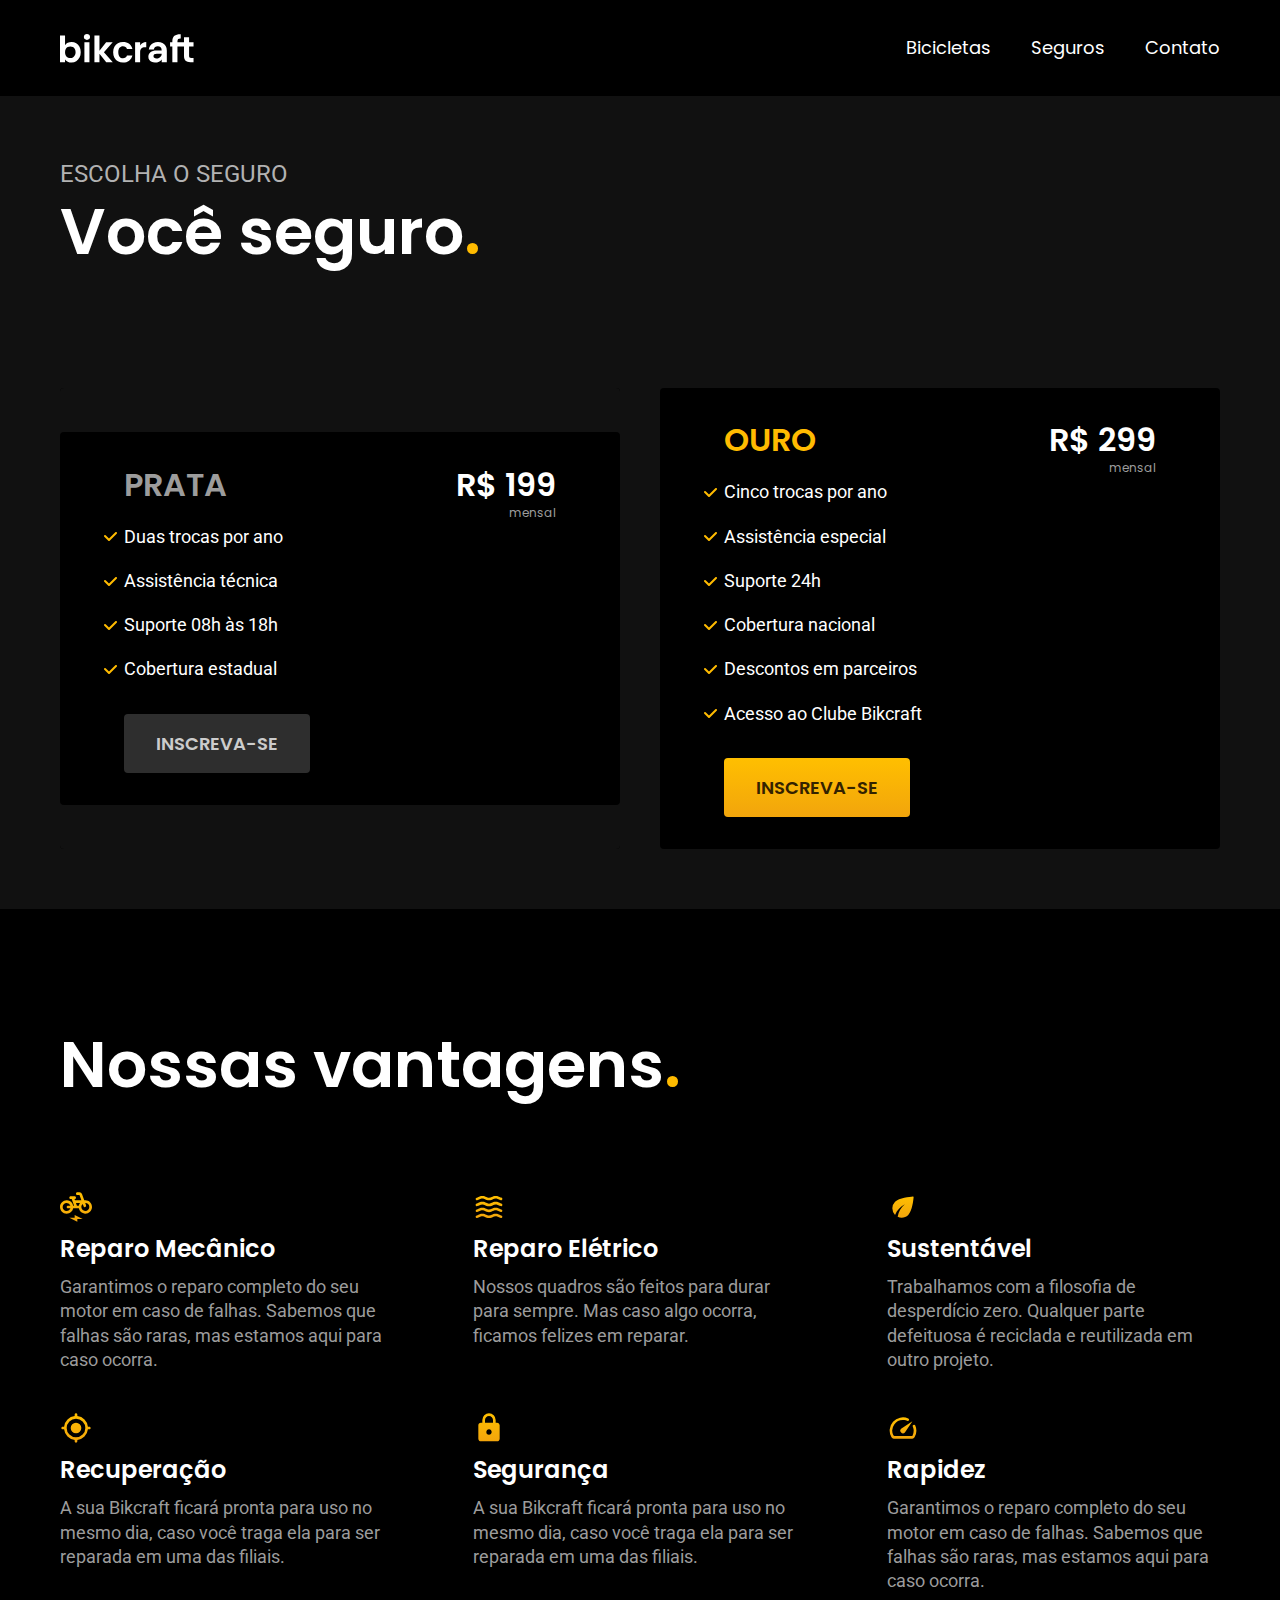
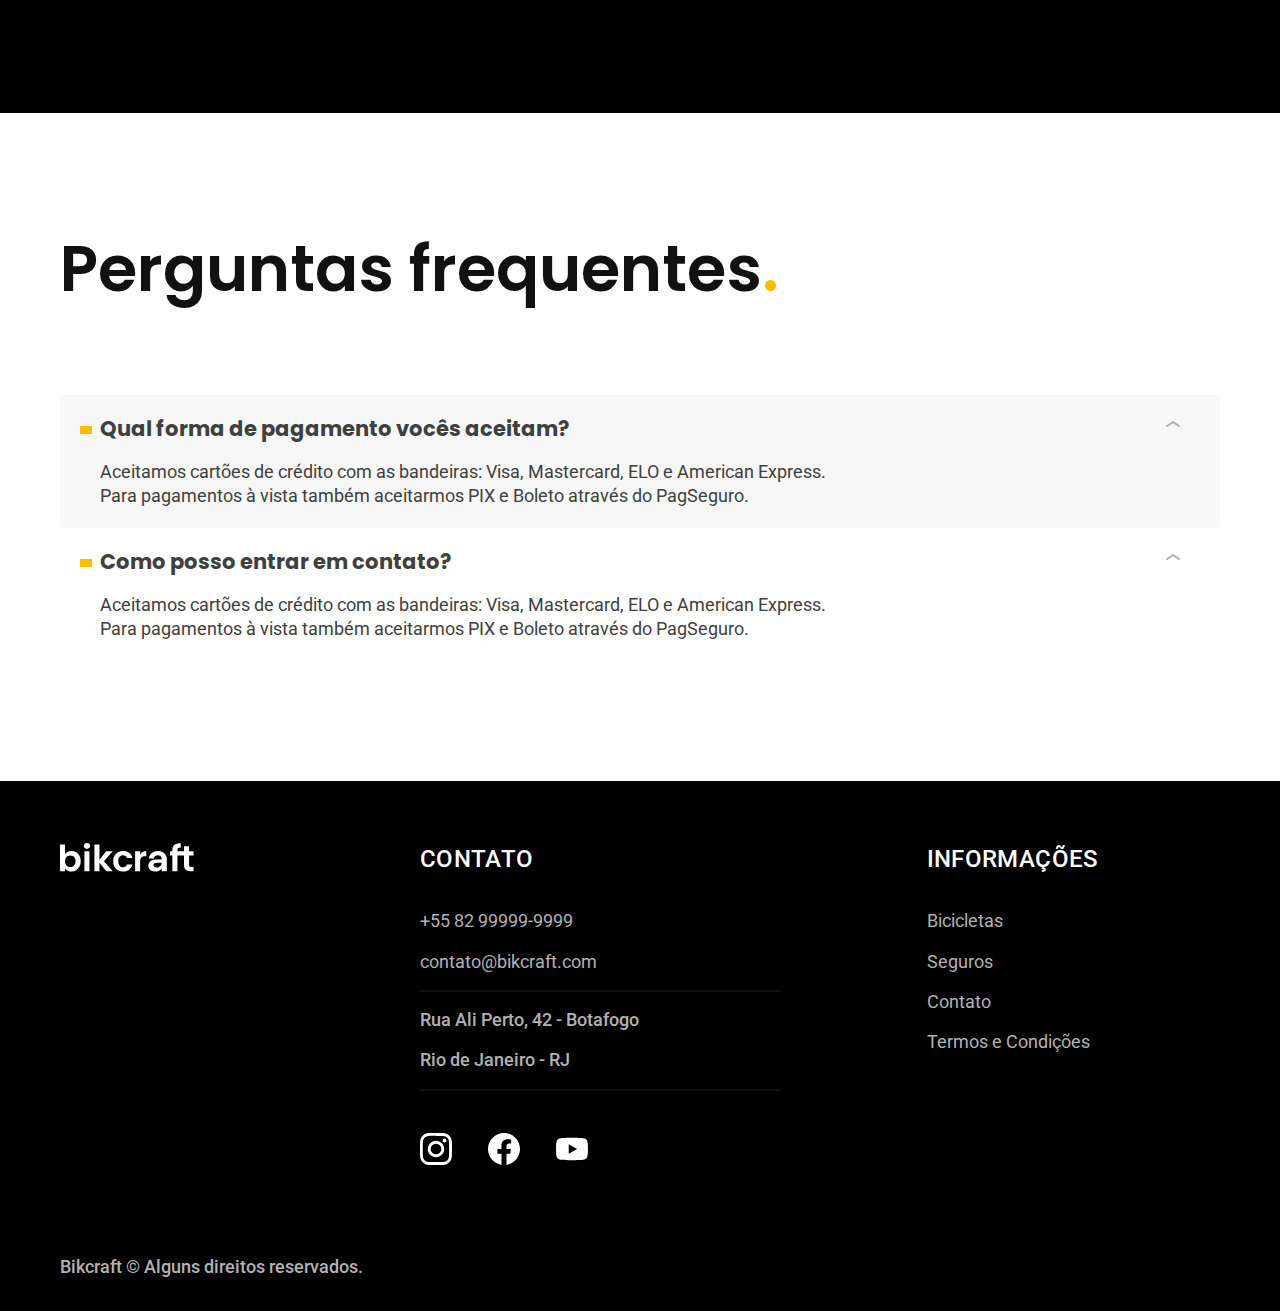
<file: seguros.html>
<!DOCTYPE html>
<html lang="pt-br">

<head>
  <meta charset="UTF-8">
  <meta http-equiv="X-UA-Compatible" content="IE=edge">
  <meta name="viewport" content="width=device-width, initial-scale=1.0">
  <meta name="description" content="Seguros.">
  <title>Seguros | Bikcraft</title>
  <link rel="preload" href="./css/style.css" as="style">
  <link rel="stylesheet" href="./css/style.css">
  <link rel="preconnect" href="https://fonts.googleapis.com">
  <link rel="preconnect" href="https://fonts.gstatic.com" crossorigin="">
  <link href="https://fonts.googleapis.com/css2?family=Merriweather:ital,wght@1,900&amp;family=Poppins:wght@400;600&amp;family=Roboto:wght@400;500&amp;display=swap" rel="stylesheet">
</head>

<body>
  <header class="header-bg">
    <div class="container header">
      <a href="./" class="logo"><img src="./img/bikcraft.svg" alt="Bikcraft" width="136" height="32"></a>
      <nav aria-label="primaria">
        <ul class="header-menu">
          <li><a class="menu-item font-1-m" href="./bicicletas.html">Bicicletas</a></li>
          <li><a class="menu-item font-1-m" href="./seguros.html">Seguros</a></li>
          <li><a class="menu-item font-1-m" href="./contato.html">Contato</a></li>
        </ul>
      </nav>
    </div>
  </header>

  <main id="insurance" class="main-bg">
    <div class="title-bg">
      <div class="container title">
        <p class="font-2-l c5">Escolha o seguro</p>
        <h1 class="font-1-xxl cw">Você seguro<span class="p1">.</span></h1>
      </div>
    </div>

    <div class="insurance-bg">
      <div class="container insurance">
        <div class="plan">
          <h3 class="font-1-xl c6">Prata</h3>
          <span class="font-1-xl cw">R$ 199<span class="font-1-xs c6">mensal</span></span>
          <ul>
            <li class="font-2-m cw">Duas trocas por ano</li>
            <li class="font-2-m cw">Assistência técnica</li>
            <li class="font-2-m cw">Suporte 08h às 18h</li>
            <li class="font-2-m cw">Cobertura estadual</li>
          </ul>
          <a class="btn secondary" href="/">Inscreva-se</a>
        </div>

        <div class="plan">
          <h3 class="font-1-xl p1">Ouro</h3>
          <span class="font-1-xl cw">R$ 299<span class="font-1-xs c6">mensal</span></span>
          <ul>
            <li class="font-2-m cw">Cinco trocas por ano</li>
            <li class="font-2-m cw">Assistência especial</li>
            <li class="font-2-m cw">Suporte 24h</li>
            <li class="font-2-m cw">Cobertura nacional</li>
            <li class="font-2-m cw">Descontos em parceiros</li>
            <li class="font-2-m cw">Acesso ao Clube Bikcraft</li>
          </ul>
          <a class="btn" href="/">Inscreva-se</a>
        </div>

      </div>
    </div>
  </main>

  <section class="benefits-bg">
    <div class="container benefits">
      <h2 class="font-1-xxl cw">Nossas vantagens<span class="p1">.</span></h2>
      <ul class="font-2-m c6">
        <li>
          <img src="./img/icones/eletrica.svg">
          <h3 class="font-1-l-b cw">Reparo Mecânico</h3>
          <p>Garantimos o reparo completo do seu motor em caso de falhas. Sabemos que falhas são raras, mas estamos aqui para caso ocorra.</p>
        </li>

        <li>
          <img src="./img/icones/carbono.svg">
          <h3 class="font-1-l-b cw">Reparo Elétrico</h3>
          <p>Nossos quadros são feitos para durar para sempre. Mas caso algo ocorra, ficamos felizes em reparar.</p>
        </li>

        <li>
          <img src="./img/icones/sustentavel.svg">
          <h3 class="font-1-l-b cw">Sustentável</h3>
          <p>Trabalhamos com a filosofia de desperdício zero. Qualquer parte defeituosa é reciclada e reutilizada em outro projeto.</p>
        </li>

        <li>
          <img src="./img/icones/rastreador.svg">
          <h3 class="font-1-l-b cw">Recuperação</h3>
          <p>A sua Bikcraft ficará pronta para uso no mesmo dia, caso você traga ela para ser reparada em uma das filiais.</p>
        </li>

        <li>
          <img src="./img/icones/seguro.svg">
          <h3 class="font-1-l-b cw">Segurança</h3>
          <p>A sua Bikcraft ficará pronta para uso no mesmo dia, caso você traga ela para ser reparada em uma das filiais.</p>
        </li>

        <li>
          <img src="./img/icones/velocidade.svg">
          <h3 class="font-1-l-b cw">Rapidez</h3>
          <p>Garantimos o reparo completo do seu motor em caso de falhas. Sabemos que falhas são raras, mas estamos aqui para caso ocorra.</p>
        </li>
      </ul>
    </div>
  </section>

  <section class="container faq">
    <h2 class="font-1-xxl">Perguntas frequentes<span class="p1">.</span></h2>
    <ul class="font-2-m c9">
      <li>
        <h3>Qual forma de pagamento vocês aceitam?
          <a href="/"><img src="./img/icones/seta-abrir.svg"></a>
        </h3>
        <p>Aceitamos cartões de crédito com as bandeiras: Visa, Mastercard, ELO e American Express. Para pagamentos à vista também aceitarmos PIX e Boleto através do PagSeguro.</p>
      </li>

      <li>
        <h3>Como posso entrar em contato?
          <a href="/"><img src="./img/icones/seta-abrir.svg"></a>
        </h3>
        <p>Aceitamos cartões de crédito com as bandeiras: Visa, Mastercard, ELO e American Express. Para pagamentos à vista também aceitarmos PIX e Boleto através do PagSeguro.</p>
      </li>
    </ul>
  </section>

  <footer class="footer-bg">
    <div class="container footer">
      <a href="./"><img src="./img/bikcraft.svg" alt="Bikcraft"></a>

      <div class="contact">
        <h3 class="font-2-l-b cw">Contato</h3>

        <div class="contact-info">
          <ul>
            <li><a href="tel:+5582999999999" class="font-2-m c5">+55 82 99999-9999</a></li>
            <li><a href="mailto:contato@bikcraft.com" class="font-2-m c5">contato@bikcraft.com</a></li>
            <li class="font-2-m c5">Rua Ali Perto, 42 - Botafogo</li>
            <li class="font-2-m c5">Rio de Janeiro - RJ</li>
          </ul>
        </div>

        <div class="social">
          <a href="/" target="_blank"><img src="./img/redes/instagram.svg" alt="Instagram" width="32" height="32"></a>
          <a href="/" target="_blank"><img src="./img/redes/facebook.svg" alt="Facebook" width="32" height="32"></a>
          <a href="/" target="_blank"><img src="./img/redes/youtube.svg" alt="YouTube" width="32" height="32"></a>
        </div>
      </div>

      <div class="footer-nav">
        <h3 class="font-2-l-b cw">Informações</h3>
        <nav>
          <ul>
            <li><a class="font-2-m c5" href="./bicicletas.html">Bicicletas</a></li>
            <li><a class="font-2-m c5" href="./seguros.html">Seguros</a></li>
            <li><a class="font-2-m c5" href="./contato.html">Contato</a></li>
            <li><a class="font-2-m c5" href="./termos.html">Termos e Condições</a></li>
          </ul>
        </nav>
      </div>

      <p class="copyright font-2-m c5">Bikcraft &copy; Alguns direitos reservados.</p>
    </div>
  </footer>
</body>

</html>
</file>
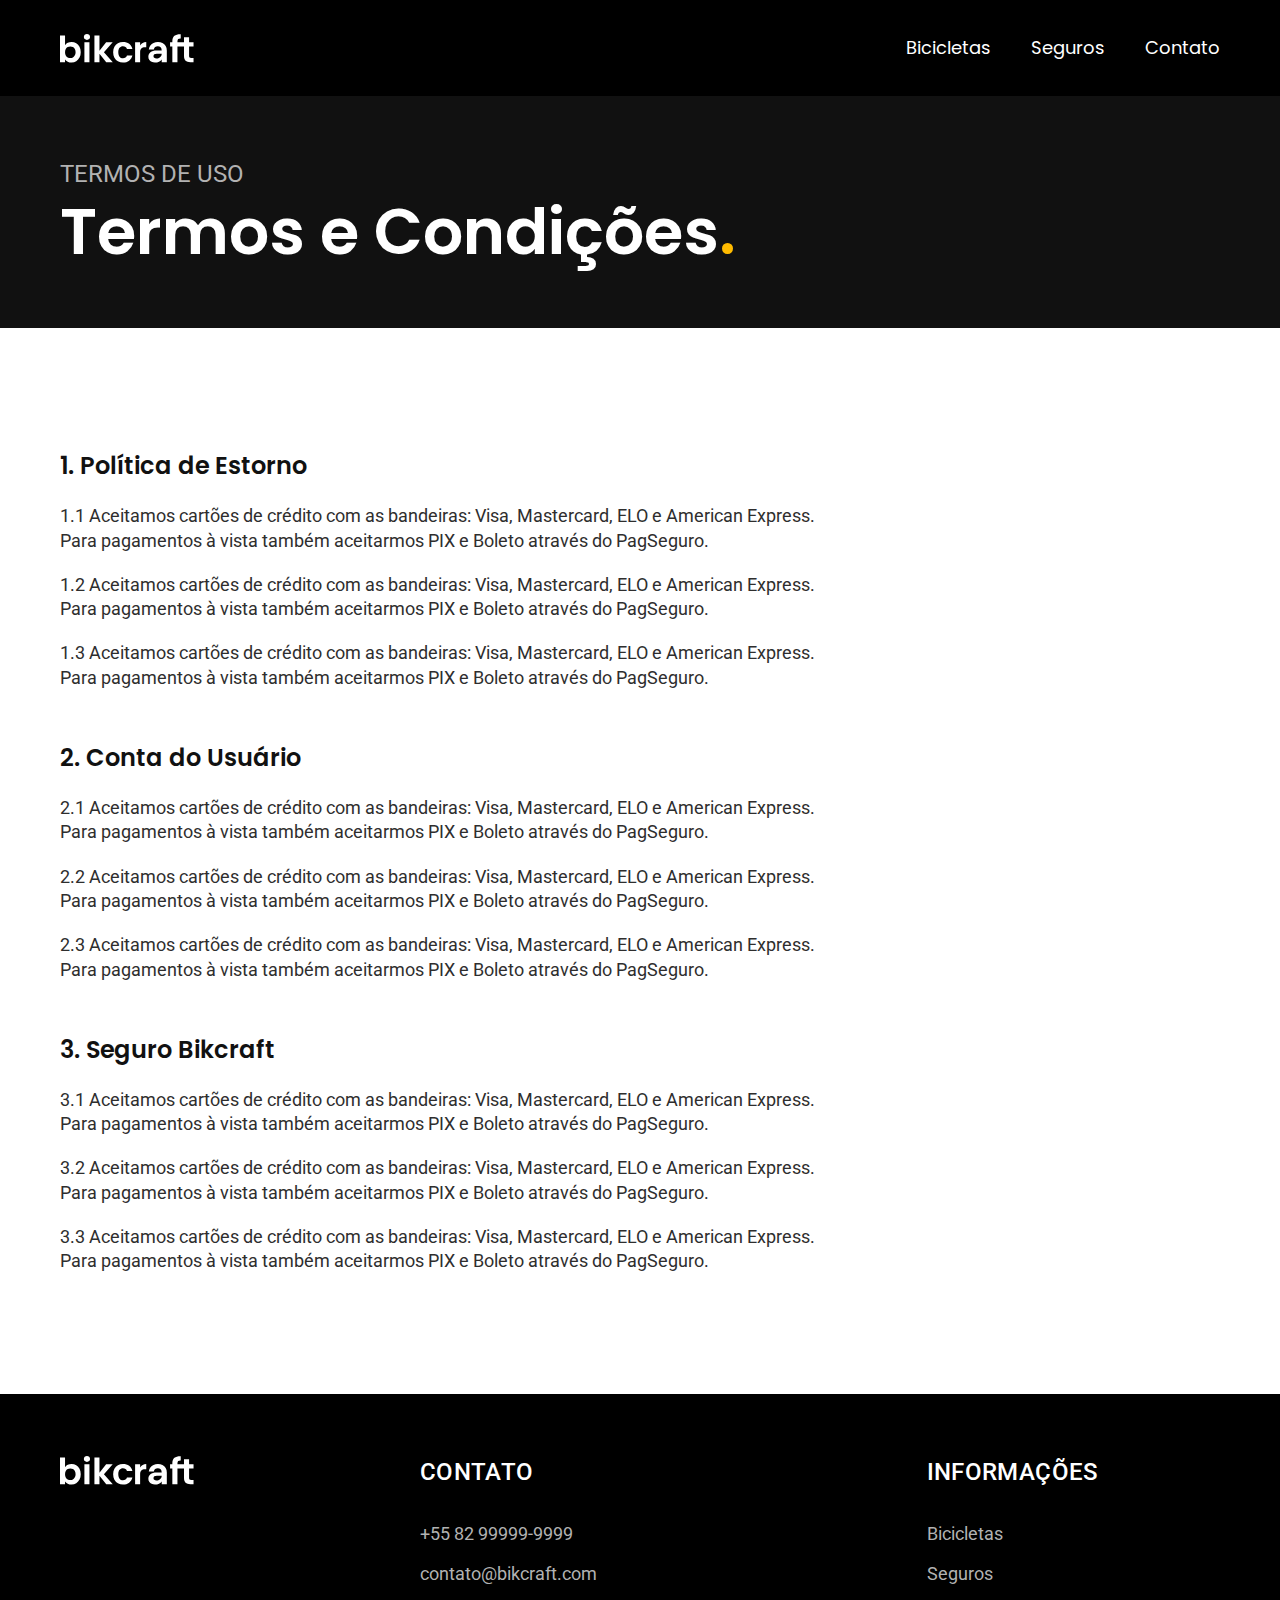
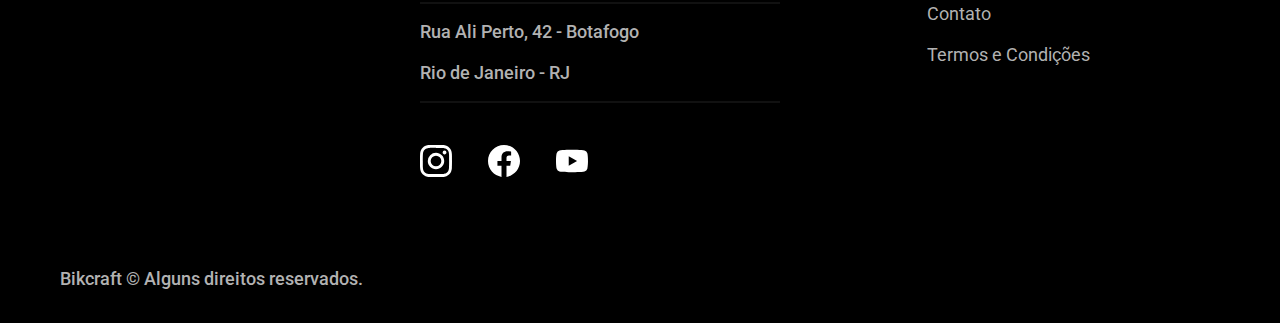
<file: termos.html>
<!DOCTYPE html>
<html lang="pt-br">

<head>
  <meta charset="UTF-8">
  <meta http-equiv="X-UA-Compatible" content="IE=edge">
  <meta name="viewport" content="width=device-width, initial-scale=1.0">
  <meta name="description" content="Termos e Condições.">
  <title>Termos e Condições | Bikcraft</title>
  <link rel="preload" href="./css/style.css" as="style">
  <link rel="stylesheet" href="./css/style.css">
  <link rel="preconnect" href="https://fonts.googleapis.com">
  <link rel="preconnect" href="https://fonts.gstatic.com" crossorigin="">
  <link href="https://fonts.googleapis.com/css2?family=Merriweather:ital,wght@1,900&amp;family=Poppins:wght@400;600&amp;family=Roboto:wght@400;500&amp;display=swap" rel="stylesheet">
</head>

<body>
  <header class="header-bg">
    <div class="container header">
      <a href="./" class="logo"><img src="./img/bikcraft.svg" alt="Bikcraft" width="136" height="32"></a>
      <nav aria-label="primaria">
        <ul class="header-menu">
          <li><a class="menu-item font-1-m" href="./bicicletas.html">Bicicletas</a></li>
          <li><a class="menu-item font-1-m" href="./seguros.html">Seguros</a></li>
          <li><a class="menu-item font-1-m" href="./contato.html">Contato</a></li>
        </ul>
      </nav>
    </div>
  </header>

  <main>
    <div class="title-bg">
      <div class="container title">
        <p class="font-2-l c5">Termos de Uso</p>
        <h1 class="font-1-xxl cw">Termos e Condições<span class="p1">.</span></h1>
      </div>
    </div>

    <div class="container font-2-m c10 terms">
      <div>
        <h3 class="font-1-l-b c11">1. Política de Estorno</h3>
        <ul>
          <li>1.1 Aceitamos cartões de crédito com as bandeiras: Visa, Mastercard, ELO e American Express. Para pagamentos à vista também aceitarmos PIX e Boleto através do PagSeguro.</li>
          <li>1.2 Aceitamos cartões de crédito com as bandeiras: Visa, Mastercard, ELO e American Express. Para pagamentos à vista também aceitarmos PIX e Boleto através do PagSeguro.</li>
          <li>1.3 Aceitamos cartões de crédito com as bandeiras: Visa, Mastercard, ELO e American Express. Para pagamentos à vista também aceitarmos PIX e Boleto através do PagSeguro.</li>
        </ul>
      </div>

      <div>
        <h3 class="font-1-l-b c11">2. Conta do Usuário</h3>
        <ul>
          <li>2.1 Aceitamos cartões de crédito com as bandeiras: Visa, Mastercard, ELO e American Express. Para pagamentos à vista também aceitarmos PIX e Boleto através do PagSeguro.</li>
          <li>2.2 Aceitamos cartões de crédito com as bandeiras: Visa, Mastercard, ELO e American Express. Para pagamentos à vista também aceitarmos PIX e Boleto através do PagSeguro.</li>
          <li>2.3 Aceitamos cartões de crédito com as bandeiras: Visa, Mastercard, ELO e American Express. Para pagamentos à vista também aceitarmos PIX e Boleto através do PagSeguro.</li>
        </ul>
      </div>

      <div>
        <h3 class="font-1-l-b c11">3. Seguro Bikcraft</h3>
        <ul>
          <li>3.1 Aceitamos cartões de crédito com as bandeiras: Visa, Mastercard, ELO e American Express. Para pagamentos à vista também aceitarmos PIX e Boleto através do PagSeguro.</li>
          <li>3.2 Aceitamos cartões de crédito com as bandeiras: Visa, Mastercard, ELO e American Express. Para pagamentos à vista também aceitarmos PIX e Boleto através do PagSeguro.</li>
          <li>3.3 Aceitamos cartões de crédito com as bandeiras: Visa, Mastercard, ELO e American Express. Para pagamentos à vista também aceitarmos PIX e Boleto através do PagSeguro.</li>
        </ul>
      </div>

    </div>
  </main>

  <footer class="footer-bg">
    <div class="container footer">
      <a href="./"><img src="./img/bikcraft.svg" alt="Bikcraft"></a>

      <div class="contact">
        <h3 class="font-2-l-b cw">Contato</h3>

        <div class="contact-info">
          <ul>
            <li><a href="tel:+5582999999999" class="font-2-m c5">+55 82 99999-9999</a></li>
            <li><a href="mailto:contato@bikcraft.com" class="font-2-m c5">contato@bikcraft.com</a></li>
            <li class="font-2-m c5">Rua Ali Perto, 42 - Botafogo</li>
            <li class="font-2-m c5">Rio de Janeiro - RJ</li>
          </ul>
        </div>

        <div class="social">
          <a href="/" target="_blank"><img src="./img/redes/instagram.svg" alt="Instagram" width="32" height="32"></a>
          <a href="/" target="_blank"><img src="./img/redes/facebook.svg" alt="Facebook" width="32" height="32"></a>
          <a href="/" target="_blank"><img src="./img/redes/youtube.svg" alt="YouTube" width="32" height="32"></a>
        </div>
      </div>

      <div class="footer-nav">
        <h3 class="font-2-l-b cw">Informações</h3>
        <nav>
          <ul>
            <li><a class="font-2-m c5" href="./bicicletas.html">Bicicletas</a></li>
            <li><a class="font-2-m c5" href="./seguros.html">Seguros</a></li>
            <li><a class="font-2-m c5" href="./contato.html">Contato</a></li>
            <li><a class="font-2-m c5" href="./termos.html">Termos e Condições</a></li>
          </ul>
        </nav>
      </div>

      <p class="copyright font-2-m c5">Bikcraft &copy; Alguns direitos reservados.</p>
    </div>
  </footer>
</body>

</html>
</file>
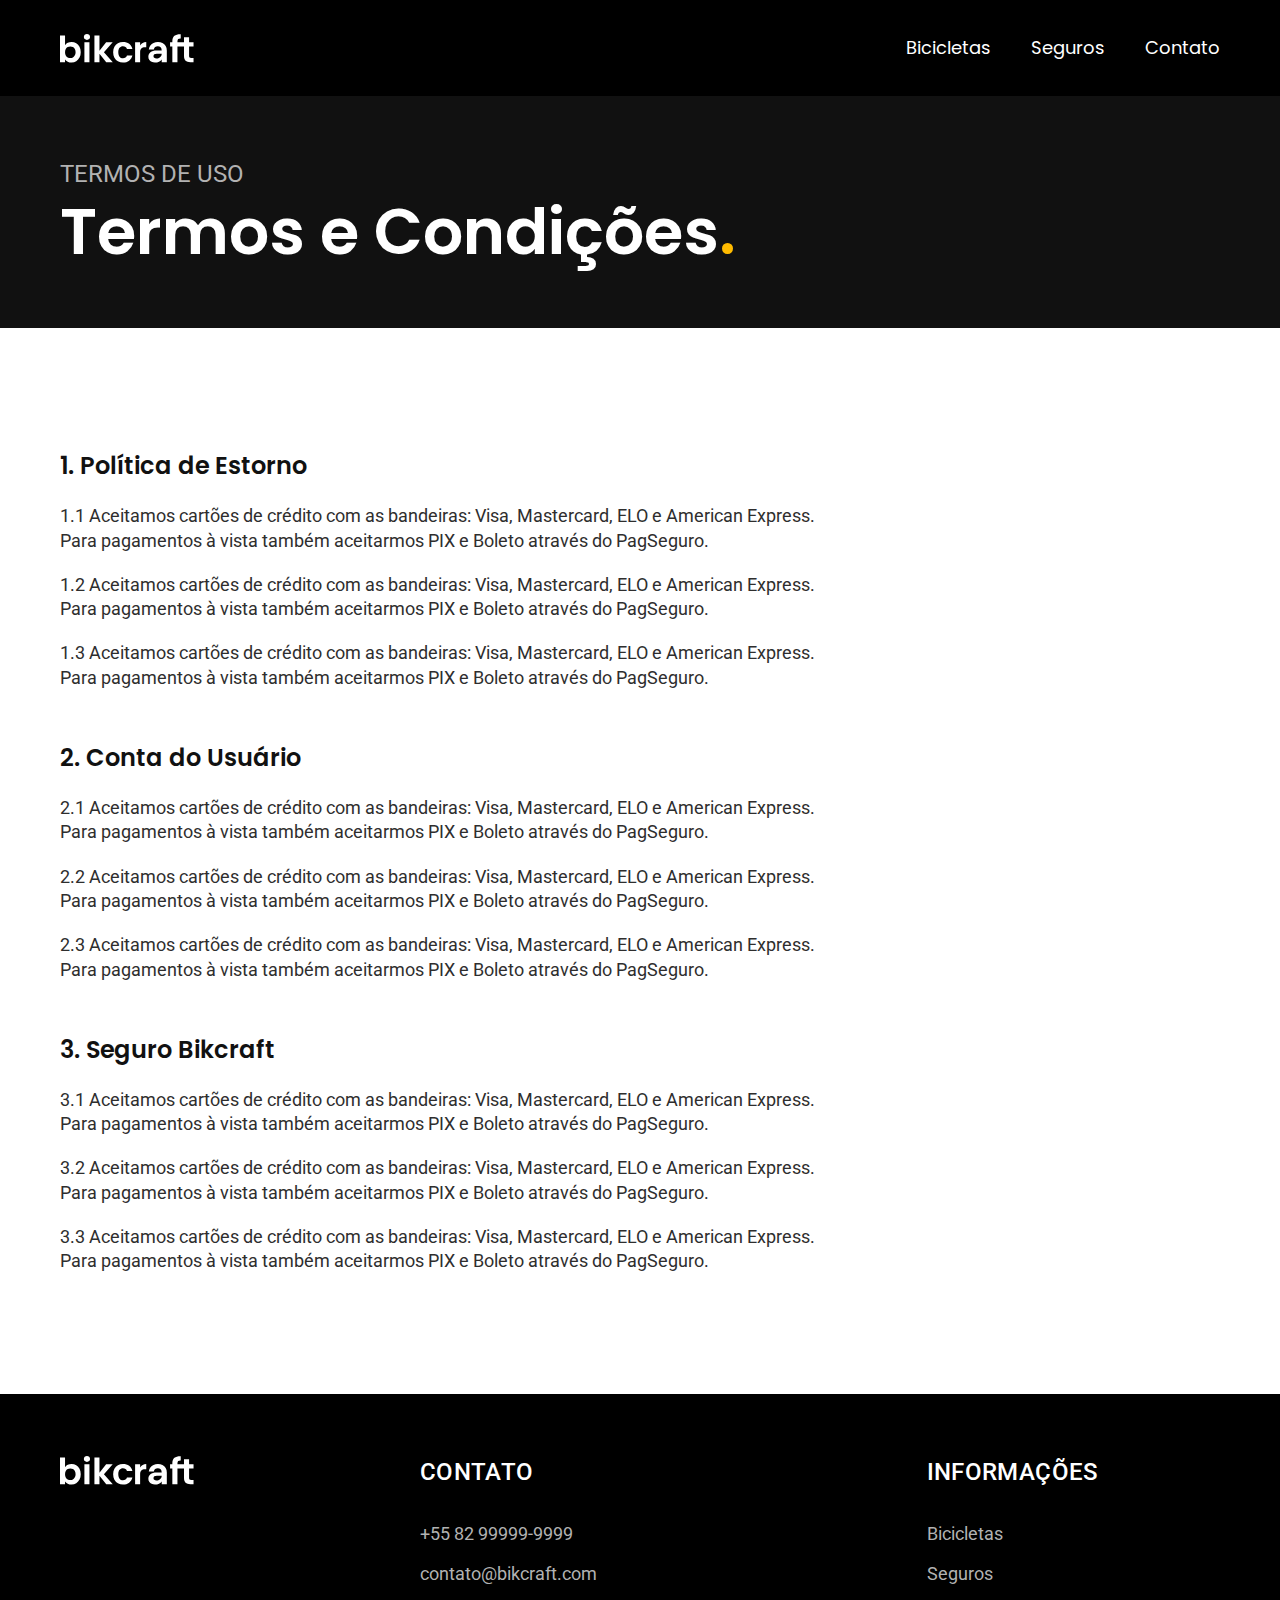
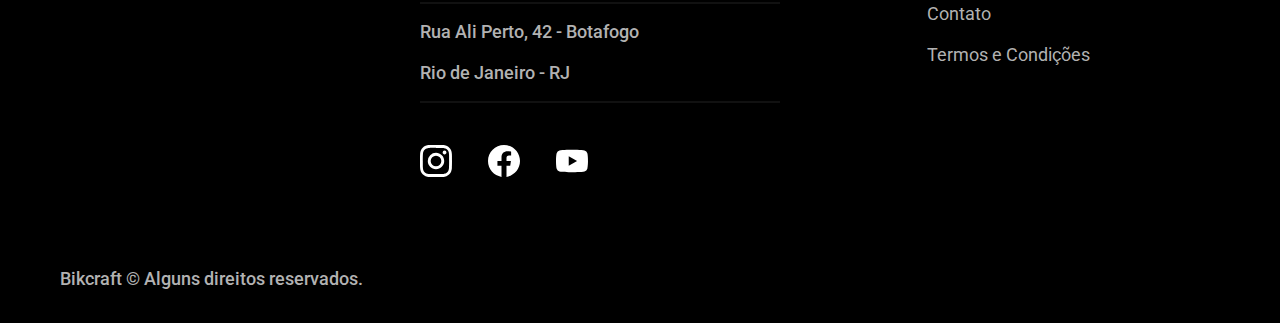
<file: terms.html>
<!DOCTYPE html>
<html lang="pt-br">

<head>
  <meta charset="UTF-8">
  <meta http-equiv="X-UA-Compatible" content="IE=edge">
  <meta name="viewport" content="width=device-width, initial-scale=1.0">
  <meta name="description" content="Termos e Condições.">
  <title>Termos e Condições | Bikcraft</title>
  <link rel="stylesheet" href="./css/style.css">
  <link rel="preconnect" href="https://fonts.googleapis.com">
  <link rel="preconnect" href="https://fonts.gstatic.com" crossorigin="">
  <link href="https://fonts.googleapis.com/css2?family=Merriweather:ital,wght@1,900&amp;family=Poppins:wght@400;600&amp;family=Roboto:wght@400;500&amp;display=swap" rel="stylesheet">
</head>

<body>
  <header class="header-bg">
    <div class="container header">
      <a href="./" class="logo"><img src="./img/bikcraft.svg" alt="Bikcraft"></a>
      <nav aria-label="primaria">
        <ul class="header-menu">
          <li><a class="menu-item font-1-m" href="./bicicletas.html">Bicicletas</a></li>
          <li><a class="menu-item font-1-m" href="./seguros.html">Seguros</a></li>
          <li><a class="menu-item font-1-m" href="./contato.html">Contato</a></li>
        </ul>
      </nav>
    </div>
  </header>

  <main>
    <div class="title-bg">
      <div class="container title">
        <p class="font-2-l c5">Termos de Uso</p>
        <h1 class="font-1-xxl cw">Termos e Condições<span class="p1">.</span></h1>
      </div>
    </div>

    <div class="container terms">
      <div>
        <h3 class="font-1-l-b c11">1. Política de Estorno</h3>
        <ul>
          <li class="font-2-m c10">1.1 Aceitamos cartões de crédito com as bandeiras: Visa, Mastercard, ELO e American Express. Para pagamentos à vista também aceitarmos PIX e Boleto através do PagSeguro.</li>
          <li class="font-2-m c10">1.2 Aceitamos cartões de crédito com as bandeiras: Visa, Mastercard, ELO e American Express. Para pagamentos à vista também aceitarmos PIX e Boleto através do PagSeguro.</li>
          <li class="font-2-m c10">1.3 Aceitamos cartões de crédito com as bandeiras: Visa, Mastercard, ELO e American Express. Para pagamentos à vista também aceitarmos PIX e Boleto através do PagSeguro.</li>
        </ul>
      </div>

      <div>
        <h3 class="font-1-l-b c11">2. Conta do Usuário</h3>
        <ul>
          <li class="font-2-m c10">2.1 Aceitamos cartões de crédito com as bandeiras: Visa, Mastercard, ELO e American Express. Para pagamentos à vista também aceitarmos PIX e Boleto através do PagSeguro.</li>
          <li class="font-2-m c10">2.2 Aceitamos cartões de crédito com as bandeiras: Visa, Mastercard, ELO e American Express. Para pagamentos à vista também aceitarmos PIX e Boleto através do PagSeguro.</li>
          <li class="font-2-m c10">2.3 Aceitamos cartões de crédito com as bandeiras: Visa, Mastercard, ELO e American Express. Para pagamentos à vista também aceitarmos PIX e Boleto através do PagSeguro.</li>
        </ul>
      </div>

      <div>
        <h3 class="font-1-l-b c11">3. Seguro Bikcraft</h3>
        <ul>
          <li class="font-2-m c10">3.1 Aceitamos cartões de crédito com as bandeiras: Visa, Mastercard, ELO e American Express. Para pagamentos à vista também aceitarmos PIX e Boleto através do PagSeguro.</li>
          <li class="font-2-m c10">3.2 Aceitamos cartões de crédito com as bandeiras: Visa, Mastercard, ELO e American Express. Para pagamentos à vista também aceitarmos PIX e Boleto através do PagSeguro.</li>
          <li class="font-2-m c10">3.3 Aceitamos cartões de crédito com as bandeiras: Visa, Mastercard, ELO e American Express. Para pagamentos à vista também aceitarmos PIX e Boleto através do PagSeguro.</li>
        </ul>
      </div>


    </div>
  </main>

  <footer class="footer-bg">
    <div class="container footer">
      <a href="./"><img src="./img/bikcraft.svg" alt="Bikcraft"></a>

      <div class="contact">
        <h3 class="font-2-l-b cw">Contato</h3>

        <div class="contact-info">
          <ul>
            <li><a href="tel:+5582999999999" class="font-2-m c5">+55 82 99999-9999</a></li>
            <li><a href="mailto:contato@bikcraft.com" class="font-2-m c5">contato@bikcraft.com</a></li>
            <li class="font-2-m c5">Rua Ali Perto, 42 - Botafogo</li>
            <li class="font-2-m c5">Rio de Janeiro - RJ</li>
          </ul>
        </div>

        <div class="social">
          <a href="/" target="_blank"><img src="./img/redes/instagram.svg" alt="Instagram"></a>
          <a href="/" target="_blank"><img src="./img/redes/facebook.svg" alt="Facebook"></a>
          <a href="/" target="_blank"><img src="./img/redes/youtube.svg" alt="YouTube"></a>
        </div>
      </div>

      <div class="footer-nav">
        <h3 class="font-2-l-b cw">Informações</h3>
        <nav>
          <ul>
            <li><a class="font-2-m c5" href="./bicicletas.html">Bicicletas</a></li>
            <li><a class="font-2-m c5" href="./seguros.html">Seguros</a></li>
            <li><a class="font-2-m c5" href="./contato.html">Contato</a></li>
            <li><a class="font-2-m c5" href="./termos.html">Termos e Condições</a></li>
          </ul>
        </nav>
      </div>

      <p class="copyright font-2-m c5">Bikcraft &copy; Alguns direitos reservados.</p>
    </div>
  </footer>
</body>

</html>
</file>
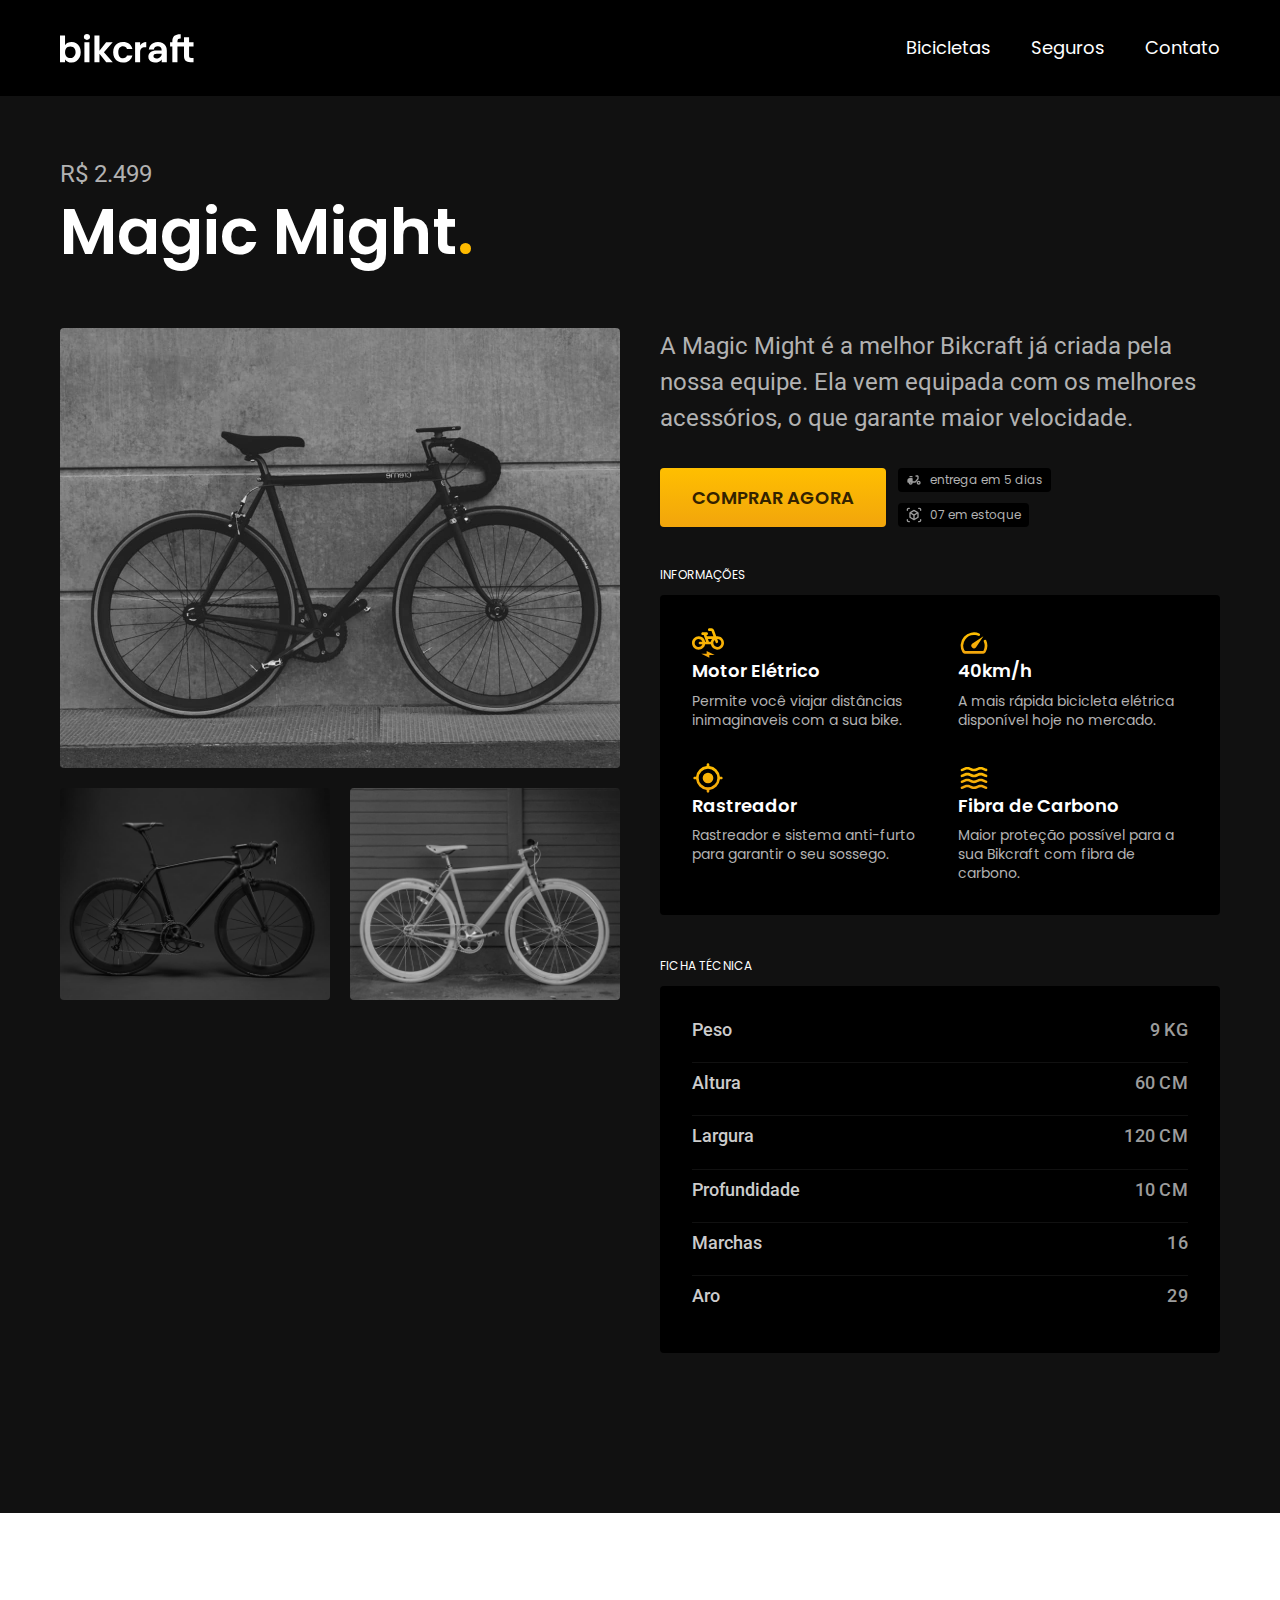
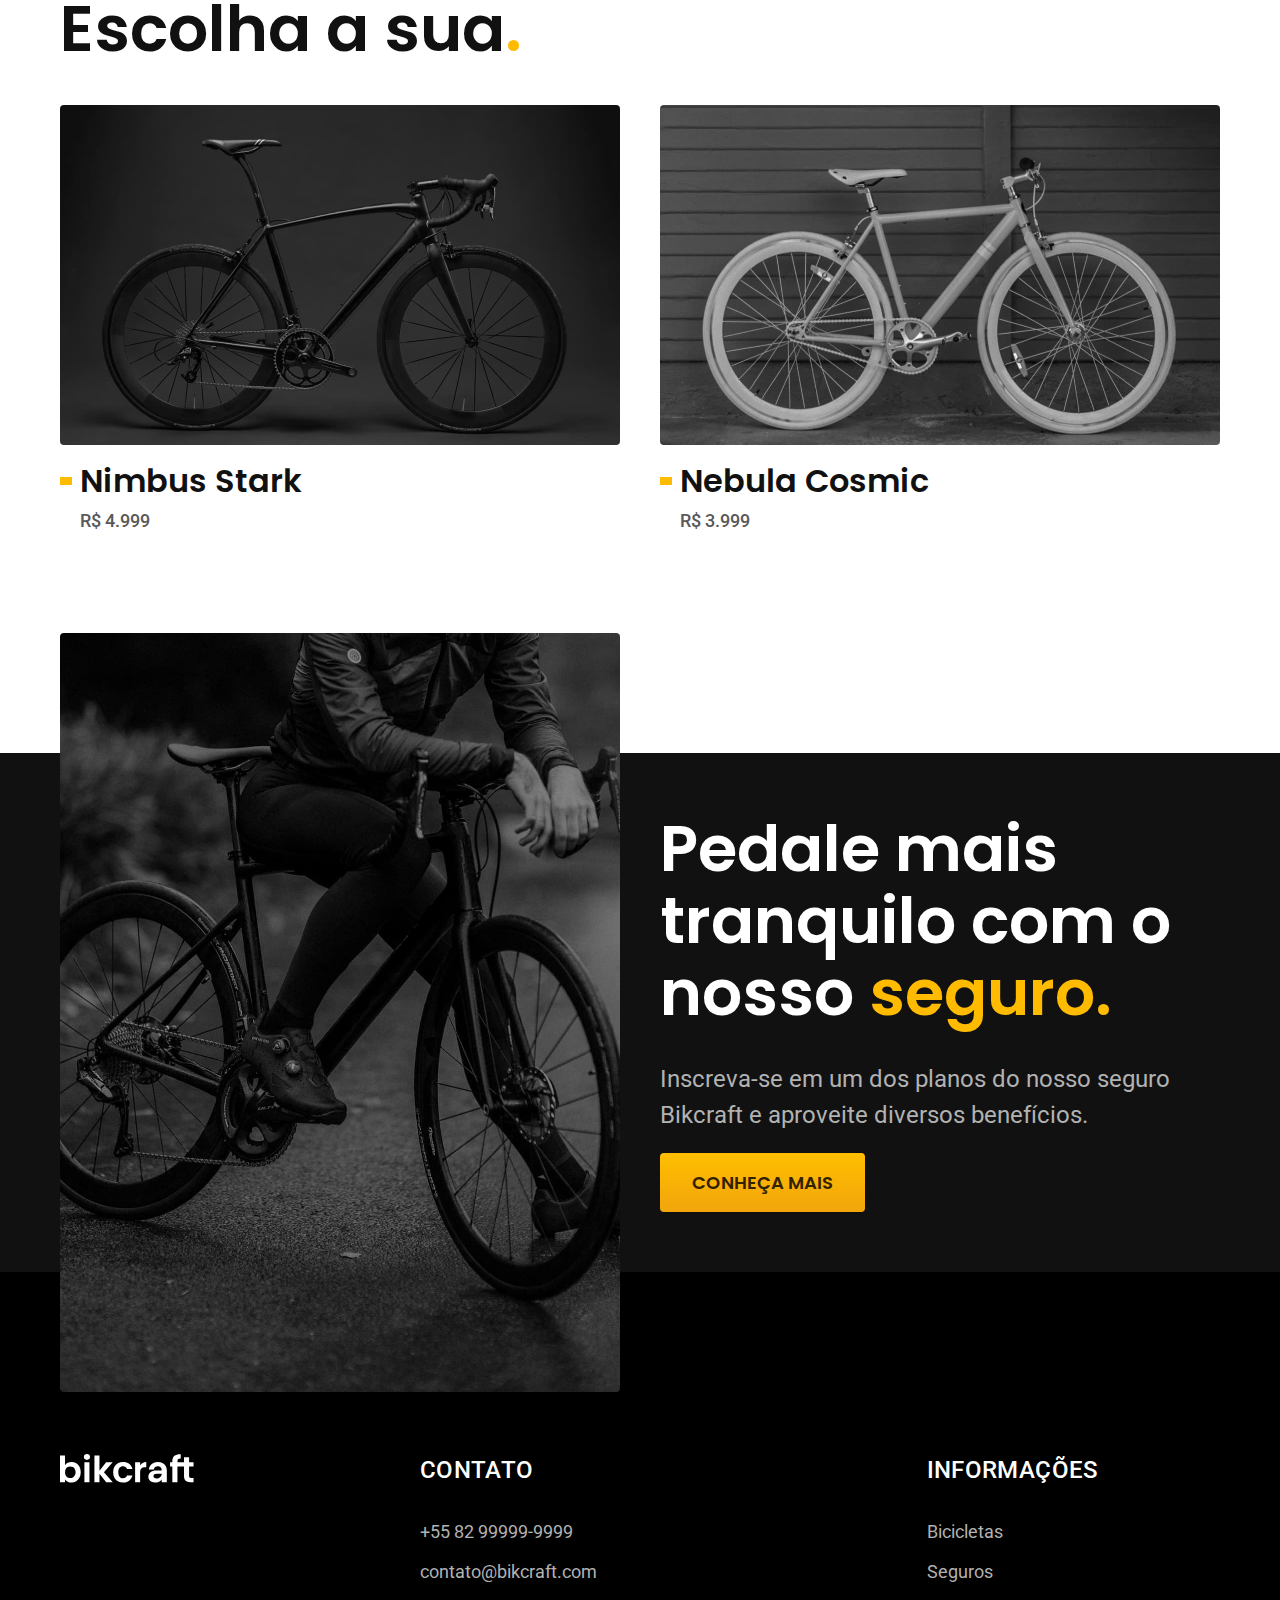
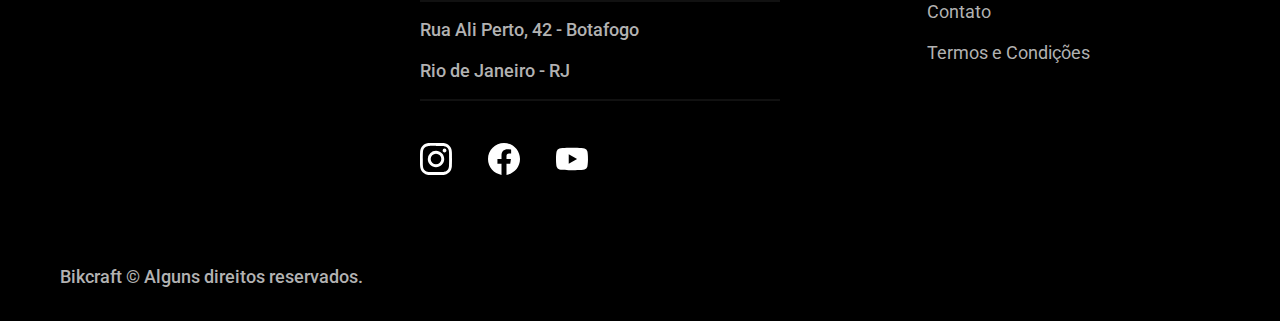
<file: bicicletas/magic.html>
<!DOCTYPE html>
<html lang="pt-br">

<head>
  <meta charset="UTF-8">
  <meta http-equiv="X-UA-Compatible" content="IE=edge">
  <meta name="viewport" content="width=device-width, initial-scale=1.0">
  <meta name="description" content="Magic Might.">
  <title>Magic Might | Bikcraft</title>
  <link rel="stylesheet" href="../css/style.css">
  <link rel="preconnect" href="https://fonts.googleapis.com">
  <link rel="preconnect" href="https://fonts.gstatic.com" crossorigin="">
  <link href="https://fonts.googleapis.com/css2?family=Merriweather:ital,wght@1,900&amp;family=Poppins:wght@400;600&amp;family=Roboto:wght@400;500&amp;display=swap" rel="stylesheet">
  <script>
    document.documentElement.classList.add("js");
  </script>
</head>

<body id="bike">
  <header class="header-bg">
    <div class="container header">
      <a href="../" class="logo"><img src="../img/bikcraft.svg" alt="Bikcraft"></a>
      <nav aria-label="primaria">
        <ul class="header-menu">
          <li><a class="menu-item font-1-m" href="../bicicletas.html">Bicicletas</a></li>
          <li><a class="menu-item font-1-m" href="../seguros.html">Seguros</a></li>
          <li><a class="menu-item font-1-m" href="../contato.html">Contato</a></li>
        </ul>
      </nav>
    </div>
  </header>

  <main class="title-bg">
    <div>
      <div class="container title">
        <p class="font-2-l c5">R$ 2.499</p>
        <h1 class="font-1-xxl cw">Magic Might<span class="p1">.</span></h1>
      </div>
    </div>

    <div class="container bike">
      <div class="bike-images">
        <img src="../img/bicicleta/nimbus2.jpg" alt="Nimbus Stark">
        <img src="../img/bicicleta/nimbus1.jpg" alt="Nimbus Stark">
        <img src="../img/bicicleta/nimbus3.jpg" alt="Nimbus Stark">
      </div>

      <div class="bike-content c5">
        <div class="bike-cta">
          <p class="font-2-l">A Magic Might é a melhor Bikcraft já criada pela nossa equipe. Ela vem equipada com os melhores acessórios, o que garante maior velocidade.</p>
          <a class="btn" href="../orcamento.html?type=bike&product=magic">Comprar Agora</a>
          <div class="span-grid">
            <span class="font-1-xs"><img src="../img/icones/entrega.svg">entrega em 5 dias</span>
            <span class="font-1-xs"><img src="../img/icones/estoque.svg">07 em estoque</span>
          </div>
        </div>

        <div class="bike-info font-1-xs">
          <span class="cw">Informações</span>
          <ul>
            <li>
              <img src="../img/icones/eletrica.svg">
              <h3 class="font-1-m-b cw">Motor Elétrico</h3>
              <p>Permite você viajar distâncias inimaginaveis com a sua bike.</p>
            </li>

            <li>
              <img src="../img/icones/velocidade.svg">
              <h3 class="font-1-m-b cw">40km/h</h3>
              <p>A mais rápida bicicleta elétrica disponível hoje no mercado.</p>
            </li>

            <li>
              <img src="../img/icones/rastreador.svg">
              <h3 class="font-1-m-b cw">Rastreador</h3>
              <p>Rastreador e sistema anti-furto para garantir o seu sossego.</p>
            </li>

            <li>
              <img src="../img/icones/carbono.svg">
              <h3 class="font-1-m-b cw">Fibra de Carbono</h3>
              <p>Maior proteção possível para a sua Bikcraft com fibra de carbono.</p>
            </li>
          </ul>
        </div>

        <div class="bike-specs">
          <span class="font-1-xs cw">Ficha Técnica</span>
          <ul class="font-2-m">
            <li class="c4">Peso<span class="c6">9 kg</span></li>
            <li class="c4">Altura<span class="c6">60 cm</span></li>
            <li class="c4">Largura<span class="c6">120 cm</span></li>
            <li class="c4">Profundidade<span class="c6">10 cm</span></li>
            <li class="c4">Marchas<span class="c6">16</span></li>
            <li class="c4">Aro<span class="c6">29</span></li>
          </ul>
        </div>
      </div>

    </div>
  </main>

  <section class="container bike-list" aria-label="Escolha sua bicicleta">
    <h2 class="font-1-xxl c11">Escolha a sua<span class="p1">.</span></h2>
    <ul class="bike-list-wrapper">
      <li class="bike-item">
        <a href="../bicicletas/nimbus.html">
          <img src="../img/bicicletas/nimbus.jpg" width="460" height="520">
          <h3 class="font-1-xl c11">Nimbus Stark</h3>
          <p class="font-2-m c8">R$ 4.999</p>
        </a>
      </li>

      <li class="bike-item">
        <a href="../bicicletas/nebula.html">
          <img src="../img/bicicletas/nebula.jpg" width="560" height="340">
          <h3 class="font-1-xl c11">Nebula Cosmic</h3>
          <p class="font-2-m c8">R$ 3.999</p>
        </a>
      </li>
    </ul>
  </section>

  <section class="insurance-cta-bg">
    <div class="container insurance-cta">
      <img src="../img/fotos/seguros.jpg" alt="Homem parado sentado em uma bicicleta">
      <div>
        <h2 class="font-1-xxl cw">Pedale mais tranquilo com o nosso <span class="p1">seguro.</span></h2>
        <p class="font-2-l c5">Inscreva-se em um dos planos do nosso seguro Bikcraft e aproveite diversos benefícios.</p>
        <a href="../seguros.html" class="btn">Conheça Mais</a>
      </div>
    </div>
  </section>

  <footer class="footer-bg">
    <div class="container footer">
      <a href="../"><img src="../img/bikcraft.svg" alt="Bikcraft"></a>

      <div class="contact">
        <h3 class="font-2-l-b cw">Contato</h3>

        <div class="contact-info">
          <ul>
            <li><a href="tel:+5582999999999" class="font-2-m c5">+55 82 99999-9999</a></li>
            <li><a href="mailto:contato@bikcraft.com" class="font-2-m c5">contato@bikcraft.com</a></li>
            <li class="font-2-m c5">Rua Ali Perto, 42 - Botafogo</li>
            <li class="font-2-m c5">Rio de Janeiro - RJ</li>
          </ul>
        </div>

        <div class="social">
          <a href="../" target="_blank"><img src="../img/redes/instagram.svg" alt="Instagram"></a>
          <a href="../" target="_blank"><img src="../img/redes/facebook.svg" alt="Facebook"></a>
          <a href="../" target="_blank"><img src="../img/redes/youtube.svg" alt="YouTube"></a>
        </div>
      </div>

      <div class="footer-nav">
        <h3 class="font-2-l-b cw">Informações</h3>
        <nav>
          <ul>
            <li><a class="font-2-m c5" href="../bicicletas.html">Bicicletas</a></li>
            <li><a class="font-2-m c5" href="../seguros.html">Seguros</a></li>
            <li><a class="font-2-m c5" href="../contato.html">Contato</a></li>
            <li><a class="font-2-m c5" href="../termos.html">Termos e Condições</a></li>
          </ul>
        </nav>
      </div>

      <p class="copyright font-2-m c5">Bikcraft &copy; Alguns direitos reservados.</p>
    </div>
  </footer>
  <script src="../js/script.js"></script>
</body>

</html>
</file>
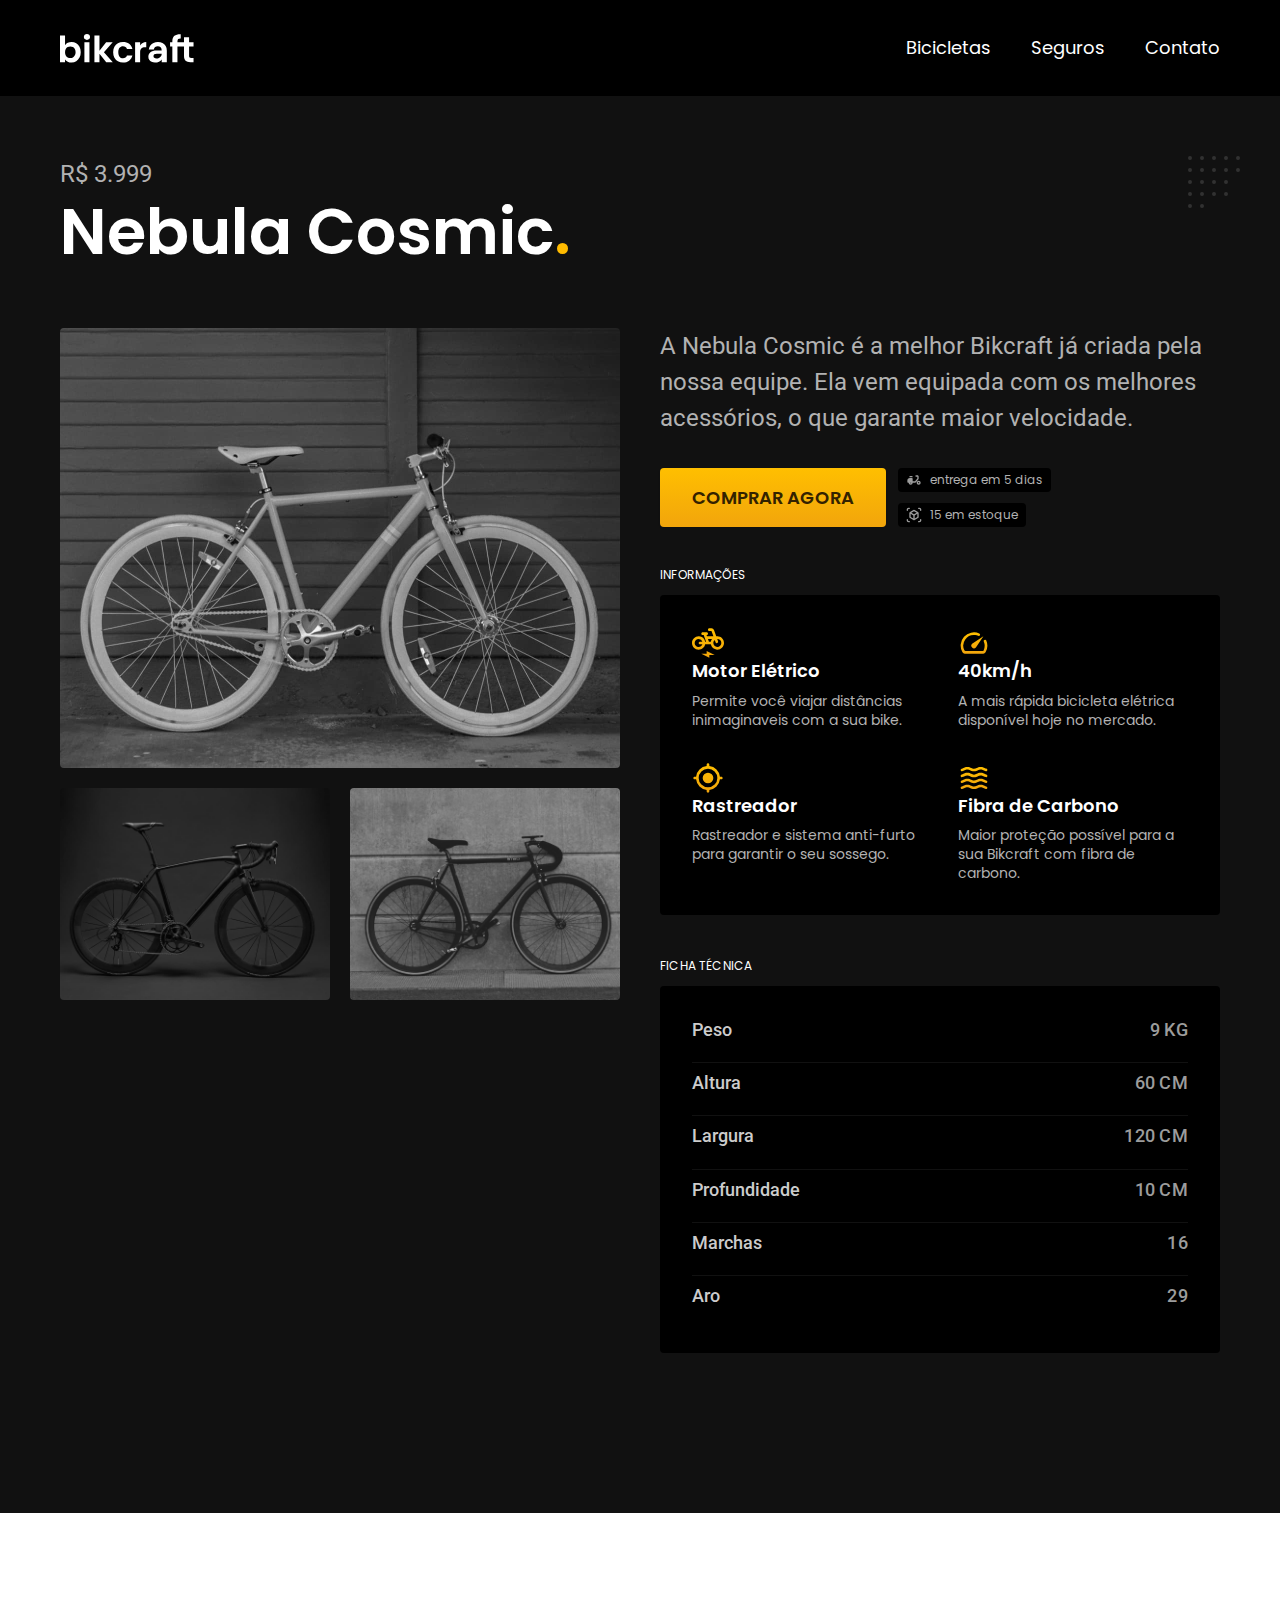
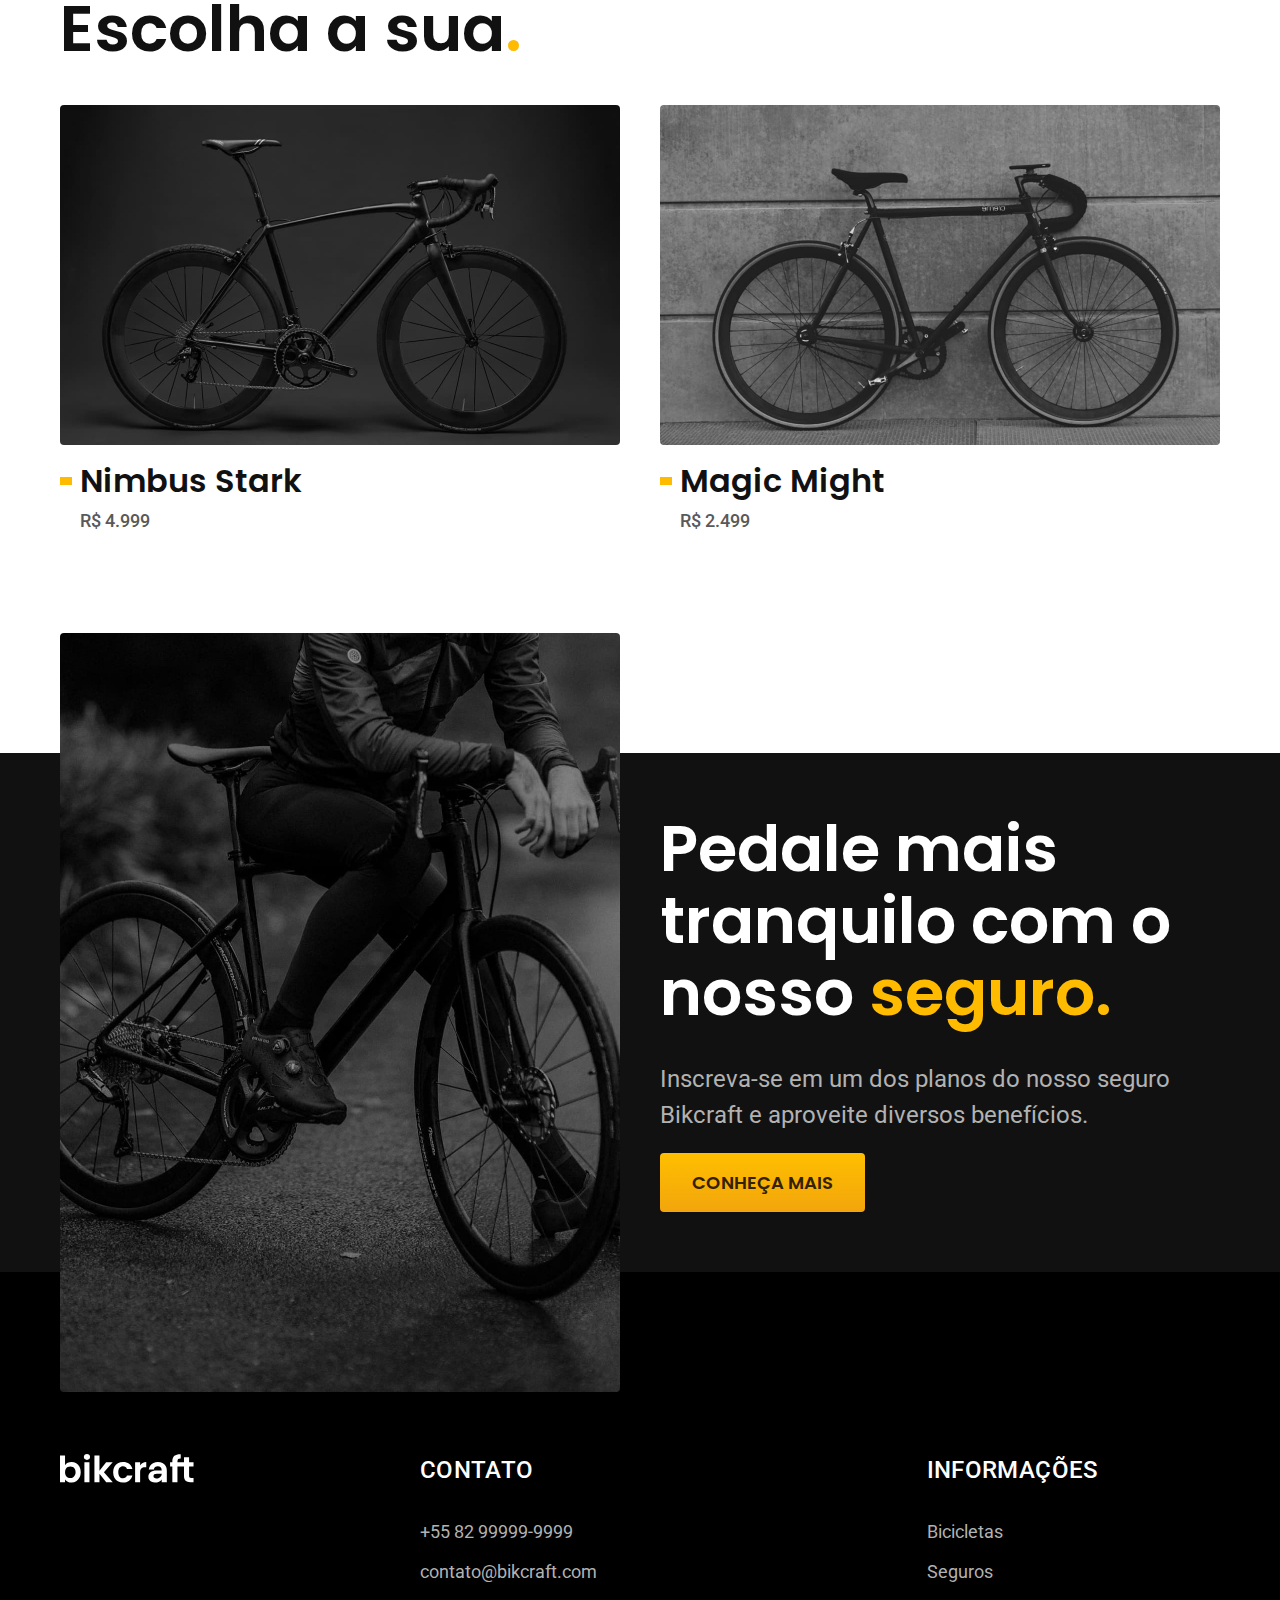
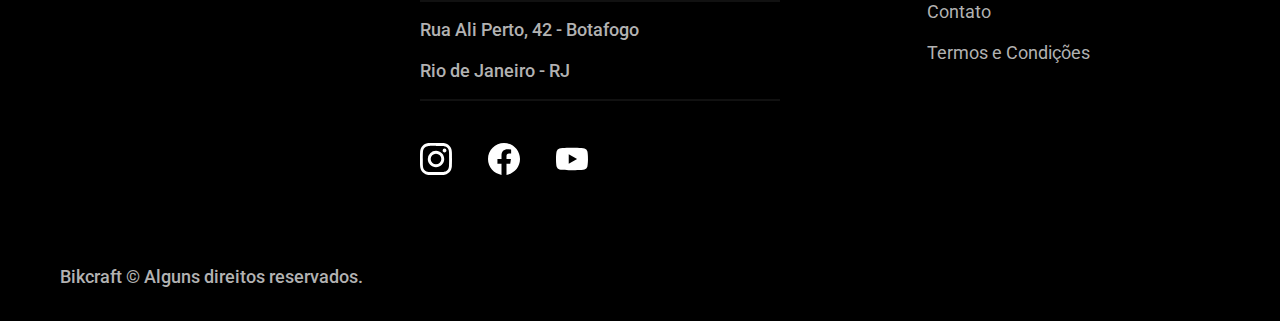
<file: bicicletas/nebula.html>
<!DOCTYPE html>
<html lang="pt-br">

<head>
  <meta charset="UTF-8">
  <meta http-equiv="X-UA-Compatible" content="IE=edge">
  <meta name="viewport" content="width=device-width, initial-scale=1.0">
  <meta name="description" content="Nebula Cosmic.">
  <title>Nebula Cosmic | Bikcraft</title>

  <link rel="icon" href="../favicon.svg" type="image/svg+xml">
  <link rel="preload" href="../css/style.min.css" as="style">
  <link rel="stylesheet" href="../css/style.min.css">
  <link rel="preconnect" href="https://fonts.googleapis.com">
  <link rel="preconnect" href="https://fonts.gstatic.com" crossorigin="">
  <link href="https://fonts.googleapis.com/css2?family=Merriweather:ital,wght@1,900&amp;family=Poppins:wght@400;600&amp;family=Roboto:wght@400;500&amp;display=swap" rel="stylesheet">
  <script>
    document.documentElement.classList.add("js");
  </script>
</head>

<body id="bike">
  <header class="header-bg">
    <div class="container header">
      <a href="../" class="logo"><img src="../img/bikcraft.svg" alt="Bikcraft"></a>
      <nav aria-label="primaria">
        <ul class="header-menu">
          <li><a class="menu-item font-1-m" href="../bicicletas.html">Bicicletas</a></li>
          <li><a class="menu-item font-1-m" href="../seguros.html">Seguros</a></li>
          <li><a class="menu-item font-1-m" href="../contato.html">Contato</a></li>
        </ul>
      </nav>
    </div>
  </header>

  <main class="title-bg">
    <div>
      <div class="container title">
        <p class="font-2-l c5">R$ 3.999</p>
        <h1 class="font-1-xxl cw">Nebula Cosmic<span class="p1">.</span></h1>
      </div>
    </div>

    <div class="container bike">
      <div class="bike-images">
        <img src="../img/bicicleta/nimbus3.jpg" alt="Nimbus Stark">
        <img src="../img/bicicleta/nimbus1.jpg" alt="Nimbus Stark">
        <img src="../img/bicicleta/nimbus2.jpg" alt="Nimbus Stark">
      </div>

      <div class="bike-content c5">
        <div class="bike-cta">
          <p class="font-2-l">A Nebula Cosmic é a melhor Bikcraft já criada pela nossa equipe. Ela vem equipada com os melhores acessórios, o que garante maior velocidade.</p>
          <a class="btn" href="../orcamento.html?type=bike&product=nebula">Comprar Agora</a>
          <div class="span-grid">
            <span class="font-1-xs"><img src="../img/icones/entrega.svg">entrega em 5 dias</span>
            <span class="font-1-xs"><img src="../img/icones/estoque.svg">15 em estoque</span>
          </div>
        </div>

        <div class="bike-info font-1-xs">
          <span class="cw">Informações</span>
          <ul>
            <li>
              <img src="../img/icones/eletrica.svg">
              <h3 class="font-1-m-b cw">Motor Elétrico</h3>
              <p>Permite você viajar distâncias inimaginaveis com a sua bike.</p>
            </li>

            <li>
              <img src="../img/icones/velocidade.svg">
              <h3 class="font-1-m-b cw">40km/h</h3>
              <p>A mais rápida bicicleta elétrica disponível hoje no mercado.</p>
            </li>

            <li>
              <img src="../img/icones/rastreador.svg">
              <h3 class="font-1-m-b cw">Rastreador</h3>
              <p>Rastreador e sistema anti-furto para garantir o seu sossego.</p>
            </li>

            <li>
              <img src="../img/icones/carbono.svg">
              <h3 class="font-1-m-b cw">Fibra de Carbono</h3>
              <p>Maior proteção possível para a sua Bikcraft com fibra de carbono.</p>
            </li>
          </ul>
        </div>

        <div class="bike-specs">
          <span class="font-1-xs cw">Ficha Técnica</span>
          <ul class="font-2-m">
            <li class="c4">Peso<span class="c6">9 kg</span></li>
            <li class="c4">Altura<span class="c6">60 cm</span></li>
            <li class="c4">Largura<span class="c6">120 cm</span></li>
            <li class="c4">Profundidade<span class="c6">10 cm</span></li>
            <li class="c4">Marchas<span class="c6">16</span></li>
            <li class="c4">Aro<span class="c6">29</span></li>
          </ul>
        </div>
      </div>

    </div>
  </main>

  <section class="container bike-list" aria-label="Escolha sua bicicleta">
    <h2 class="font-1-xxl c11">Escolha a sua<span class="p1">.</span></h2>
    <ul class="bike-list-wrapper">
      <li class="bike-item">
        <a href="../bicicletas/nimbus.html">
          <img src="../img/bicicletas/nimbus.jpg" width="460" height="520">
          <h3 class="font-1-xl c11">Nimbus Stark</h3>
          <p class="font-2-m c8">R$ 4.999</p>
        </a>
      </li>

      <li class="bike-item">
        <a href="../bicicletas/magic.html">
          <img src="../img/bicicletas/magic.jpg" width="560" height="340">
          <h3 class="font-1-xl c11">Magic Might</h3>
          <p class="font-2-m c8">R$ 2.499</p>
        </a>
      </li>
    </ul>
  </section>

  <section class="insurance-cta-bg">
    <div class="container insurance-cta">
      <img src="../img/fotos/seguros.jpg" alt="Homem parado sentado em uma bicicleta">
      <div>
        <h2 class="font-1-xxl cw">Pedale mais tranquilo com o nosso <span class="p1">seguro.</span></h2>
        <p class="font-2-l c5">Inscreva-se em um dos planos do nosso seguro Bikcraft e aproveite diversos benefícios.</p>
        <a href="../seguros.html" class="btn">Conheça Mais</a>
      </div>
    </div>
  </section>

  <footer class="footer-bg">
    <div class="container footer">
      <a href="../"><img src="../img/bikcraft.svg" alt="Bikcraft"></a>

      <div class="contact">
        <h3 class="font-2-l-b cw">Contato</h3>

        <div class="contact-info">
          <ul>
            <li><a href="tel:+5582999999999" class="font-2-m c5">+55 82 99999-9999</a></li>
            <li><a href="mailto:contato@bikcraft.com" class="font-2-m c5">contato@bikcraft.com</a></li>
            <li class="font-2-m c5">Rua Ali Perto, 42 - Botafogo</li>
            <li class="font-2-m c5">Rio de Janeiro - RJ</li>
          </ul>
        </div>

        <div class="social">
          <a href="../" target="_blank"><img src="../img/redes/instagram.svg" alt="Instagram"></a>
          <a href="../" target="_blank"><img src="../img/redes/facebook.svg" alt="Facebook"></a>
          <a href="../" target="_blank"><img src="../img/redes/youtube.svg" alt="YouTube"></a>
        </div>
      </div>

      <div class="footer-nav">
        <h3 class="font-2-l-b cw">Informações</h3>
        <nav>
          <ul>
            <li><a class="font-2-m c5" href="../bicicletas.html">Bicicletas</a></li>
            <li><a class="font-2-m c5" href="../seguros.html">Seguros</a></li>
            <li><a class="font-2-m c5" href="../contato.html">Contato</a></li>
            <li><a class="font-2-m c5" href="../termos.html">Termos e Condições</a></li>
          </ul>
        </nav>
      </div>

      <p class="copyright font-2-m c5">Bikcraft &copy; Alguns direitos reservados.</p>
    </div>
  </footer>
  <script src="../js/script.js"></script>
</body>

</html>
</file>
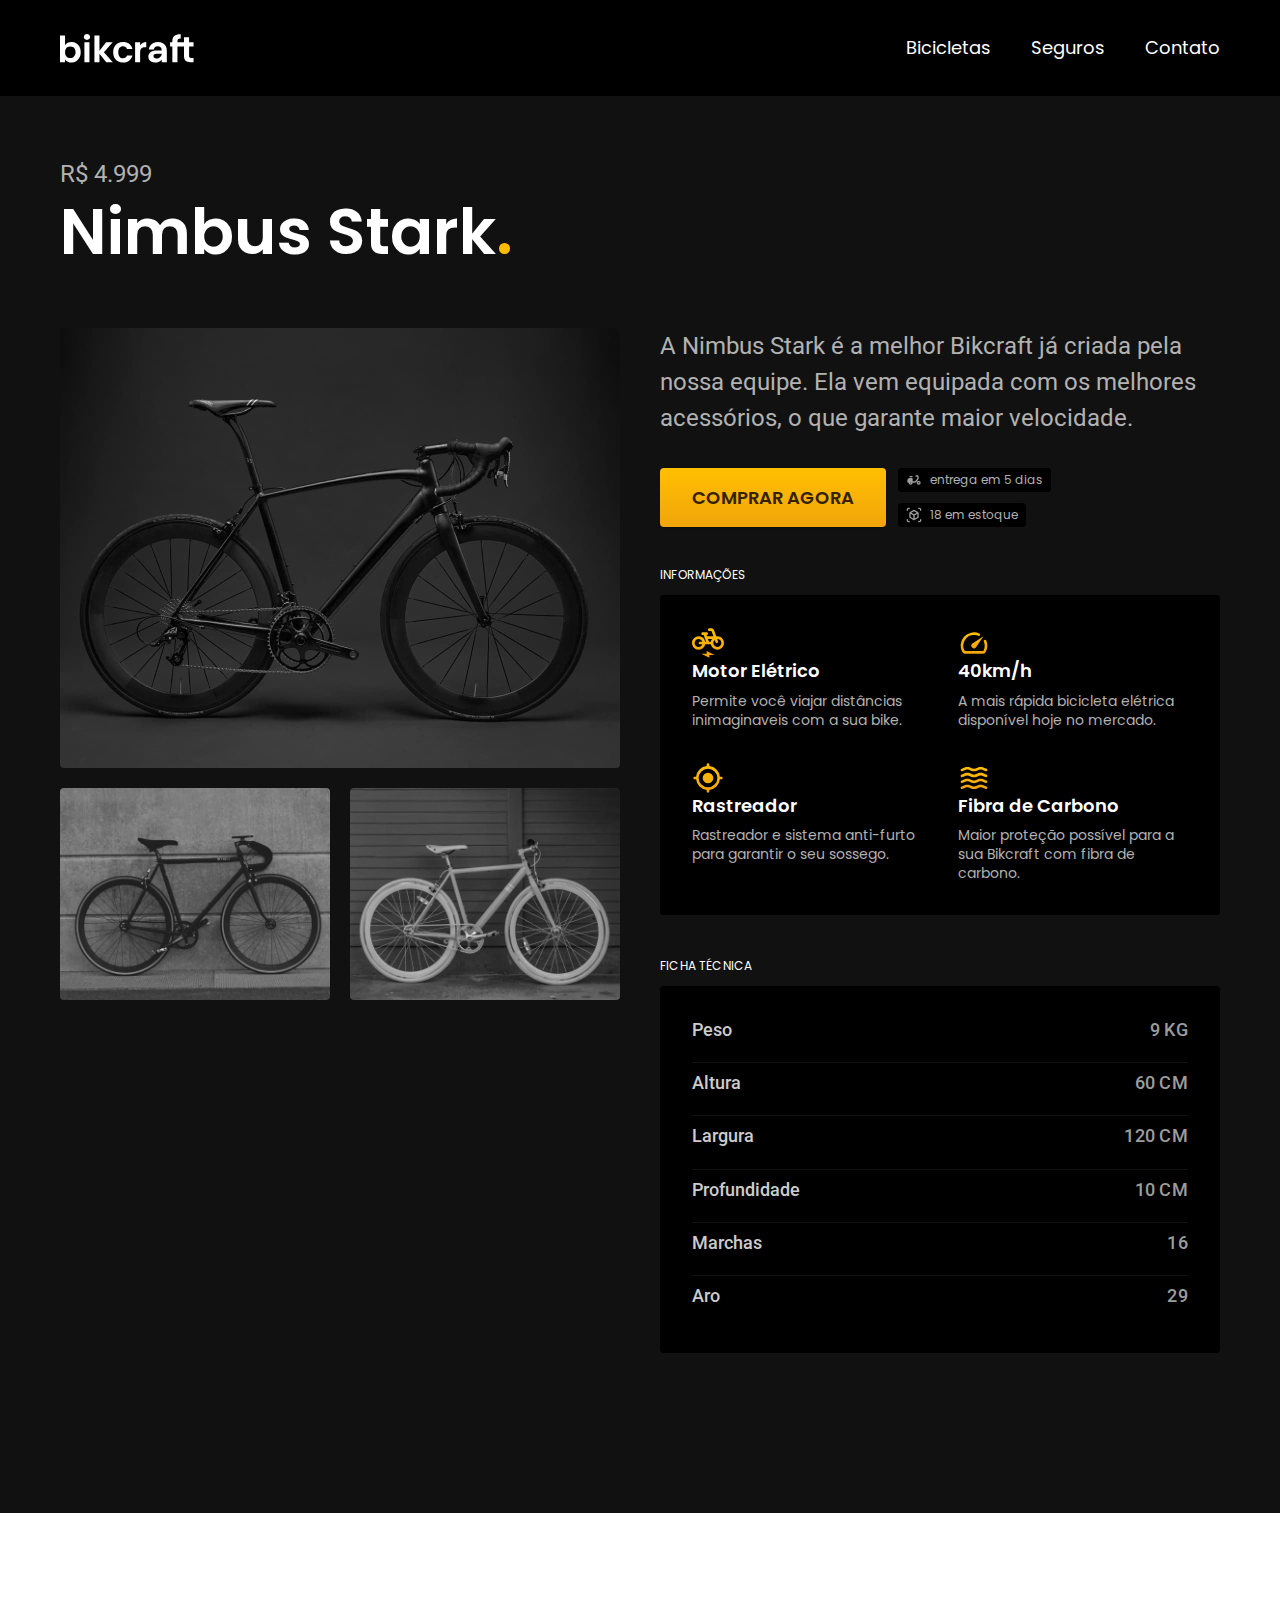
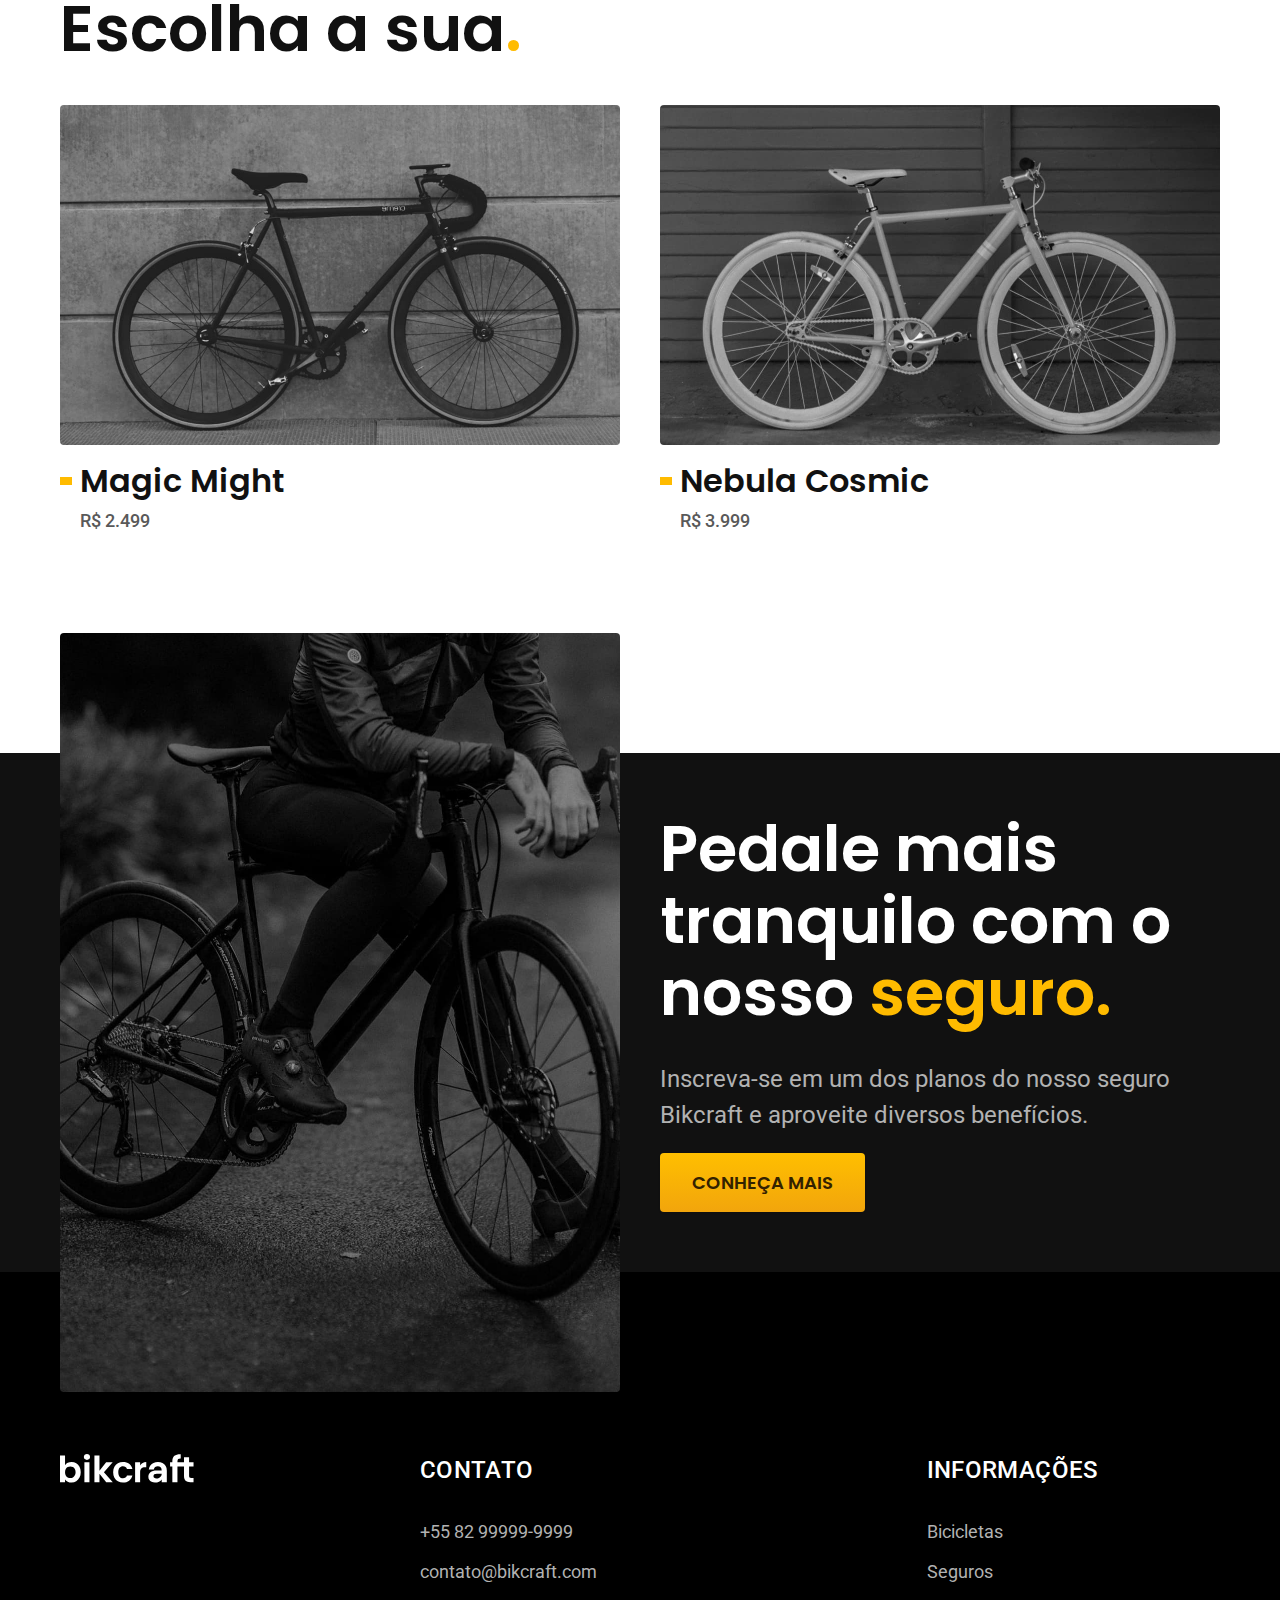
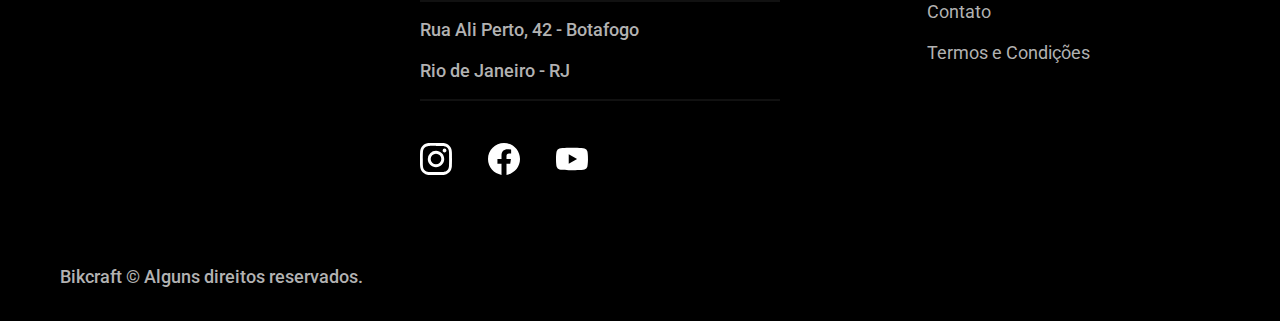
<file: bicicletas/nimbus.html>
<!DOCTYPE html>
<html lang="pt-br">

<head>
  <meta charset="UTF-8">
  <meta http-equiv="X-UA-Compatible" content="IE=edge">
  <meta name="viewport" content="width=device-width, initial-scale=1.0">
  <meta name="description" content="Nimbus Stark.">
  <title>Nimbus Stark | Bikcraft</title>
  <link rel="stylesheet" href="../css/style.css">
  <link rel="preconnect" href="https://fonts.googleapis.com">
  <link rel="preconnect" href="https://fonts.gstatic.com" crossorigin="">
  <link href="https://fonts.googleapis.com/css2?family=Merriweather:ital,wght@1,900&amp;family=Poppins:wght@400;600&amp;family=Roboto:wght@400;500&amp;display=swap" rel="stylesheet">
  <script>
    document.documentElement.classList.add("js");
  </script>
</head>

<body id="bike">
  <header class="header-bg">
    <div class="container header">
      <a href="../" class="logo"><img src="../img/bikcraft.svg" alt="Bikcraft"></a>
      <nav aria-label="primaria">
        <ul class="header-menu">
          <li><a class="menu-item font-1-m" href="../bicicletas.html">Bicicletas</a></li>
          <li><a class="menu-item font-1-m" href="../seguros.html">Seguros</a></li>
          <li><a class="menu-item font-1-m" href="../contato.html">Contato</a></li>
        </ul>
      </nav>
    </div>
  </header>

  <main class="title-bg">
    <div>
      <div class="container title">
        <p class="font-2-l c5">R$ 4.999</p>
        <h1 class="font-1-xxl cw">Nimbus Stark<span class="p1">.</span></h1>
      </div>
    </div>

    <div class="container bike">
      <div class="bike-images">
        <img src="../img/bicicleta/nimbus1.jpg" alt="Nimbus Stark">
        <img src="../img/bicicleta/nimbus2.jpg" alt="Magic Might">
        <img src="../img/bicicleta/nimbus3.jpg" alt="Nebula Cosmic">
      </div>

      <div class="bike-content c5">
        <div class="bike-cta">
          <p class="font-2-l">A Nimbus Stark é a melhor Bikcraft já criada pela nossa equipe. Ela vem equipada com os melhores acessórios, o que garante maior velocidade.</p>
          <a class="btn" href="../orcamento.html?type=bike&product=nimbus">Comprar Agora</a>
          <div class="span-grid">
            <span class="font-1-xs"><img src="../img/icones/entrega.svg">entrega em 5 dias</span>
            <span class="font-1-xs"><img src="../img/icones/estoque.svg">18 em estoque</span>
          </div>
        </div>

        <div class="bike-info font-1-xs">
          <span class="cw">Informações</span>
          <ul>
            <li>
              <img src="../img/icones/eletrica.svg">
              <h3 class="font-1-m-b cw">Motor Elétrico</h3>
              <p>Permite você viajar distâncias inimaginaveis com a sua bike.</p>
            </li>

            <li>
              <img src="../img/icones/velocidade.svg">
              <h3 class="font-1-m-b cw">40km/h</h3>
              <p>A mais rápida bicicleta elétrica disponível hoje no mercado.</p>
            </li>

            <li>
              <img src="../img/icones/rastreador.svg">
              <h3 class="font-1-m-b cw">Rastreador</h3>
              <p>Rastreador e sistema anti-furto para garantir o seu sossego.</p>
            </li>

            <li>
              <img src="../img/icones/carbono.svg">
              <h3 class="font-1-m-b cw">Fibra de Carbono</h3>
              <p>Maior proteção possível para a sua Bikcraft com fibra de carbono.</p>
            </li>
          </ul>
        </div>

        <div class="bike-specs">
          <span class="font-1-xs cw">Ficha Técnica</span>
          <ul class="font-2-m">
            <li class="c4">Peso<span class="c6">9 kg</span></li>
            <li class="c4">Altura<span class="c6">60 cm</span></li>
            <li class="c4">Largura<span class="c6">120 cm</span></li>
            <li class="c4">Profundidade<span class="c6">10 cm</span></li>
            <li class="c4">Marchas<span class="c6">16</span></li>
            <li class="c4">Aro<span class="c6">29</span></li>
          </ul>
        </div>
      </div>

    </div>
  </main>

  <section class="container bike-list" aria-label="Escolha sua bicicleta">
    <h2 class="font-1-xxl c11">Escolha a sua<span class="p1">.</span></h2>
    <ul class="bike-list-wrapper">
      <li class="bike-item">
        <a href="../bicicletas/magic.html">
          <img src="../img/bicicletas/magic.jpg" width="460" height="520">
          <h3 class="font-1-xl c11">Magic Might</h3>
          <p class="font-2-m c8">R$ 2.499</p>
        </a>
      </li>

      <li class="bike-item">
        <a href="../bicicletas/nebula.html">
          <img src="../img/bicicletas/nebula.jpg" width="560" height="340">
          <h3 class="font-1-xl c11">Nebula Cosmic</h3>
          <p class="font-2-m c8">R$ 3.999</p>
        </a>
      </li>
    </ul>
  </section>

  <section class="insurance-cta-bg">
    <div class="container insurance-cta">
      <img src="../img/fotos/seguros.jpg" alt="Homem parado sentado em uma bicicleta">
      <div>
        <h2 class="font-1-xxl cw">Pedale mais tranquilo com o nosso <span class="p1">seguro.</span></h2>
        <p class="font-2-l c5">Inscreva-se em um dos planos do nosso seguro Bikcraft e aproveite diversos benefícios.</p>
        <a href="../seguros.html" class="btn">Conheça Mais</a>
      </div>
    </div>
  </section>

  <footer class="footer-bg">
    <div class="container footer">
      <a href="../"><img src="../img/bikcraft.svg" alt="Bikcraft"></a>

      <div class="contact">
        <h3 class="font-2-l-b cw">Contato</h3>

        <div class="contact-info">
          <ul>
            <li><a href="tel:+5582999999999" class="font-2-m c5">+55 82 99999-9999</a></li>
            <li><a href="mailto:contato@bikcraft.com" class="font-2-m c5">contato@bikcraft.com</a></li>
            <li class="font-2-m c5">Rua Ali Perto, 42 - Botafogo</li>
            <li class="font-2-m c5">Rio de Janeiro - RJ</li>
          </ul>
        </div>

        <div class="social">
          <a href="../" target="_blank"><img src="../img/redes/instagram.svg" alt="Instagram"></a>
          <a href="../" target="_blank"><img src="../img/redes/facebook.svg" alt="Facebook"></a>
          <a href="../" target="_blank"><img src="../img/redes/youtube.svg" alt="YouTube"></a>
        </div>
      </div>

      <div class="footer-nav">
        <h3 class="font-2-l-b cw">Informações</h3>
        <nav>
          <ul>
            <li><a class="font-2-m c5" href="../bicicletas.html">Bicicletas</a></li>
            <li><a class="font-2-m c5" href="../seguros.html">Seguros</a></li>
            <li><a class="font-2-m c5" href="../contato.html">Contato</a></li>
            <li><a class="font-2-m c5" href="../termos.html">Termos e Condições</a></li>
          </ul>
        </nav>
      </div>

      <p class="copyright font-2-m c5">Bikcraft &copy; Alguns direitos reservados.</p>
    </div>
  </footer>

  <script src="../js/script.js"></script>
</body>

</html>
</file>
<file: css/style.css>
@import "./global/global.css";
@import "./utilities/typography.css";
@import "./utilities/colors.css";
@import "./global/header.css";
@import "./global/footer.css";
@import "./utilities/components.css";
@import "./utilities/form.css";

/* Home */
@import "./home/hero.css";
@import "./home/bike-list.css";
@import "./home/technology.css";
@import "./home/partners.css";
@import "./home/testimonial.css";
@import "./home/insurance.css";

/* Terms of Use */
@import "./terms/terms.css";

/* Bikes */
@import "./bikes/bikes.css";

/* Insurance */
@import "./insurance/insurance.css";

/* Bike */
@import "./bikes/bike.css";

/* Contact */
@import "./contact/contact.css";
@import "./contact/stores.css";

/* Proposal */
@import "./proposal/proposal.css";
</file>
<file: css/style.min.css>
body{margin:0;font-family:var(--secondary-font);color:var(--c11)}img{max-width:100%;height:auto;display:block}img[src$=".jpg"]{border-radius:4px}h1,h2,h3{margin:0;font-family:var(--primary-font)}p{margin:0}ul{margin:0;padding:0;list-style:none}a{text-decoration:none}:root{--primary-font:'Poppins',Arial,sans-serif;--secondary-font:'Roboto',Arial,sans-serif;--testimonial-font:'Merriweather',serif}.font-1-xxl{font:600 4rem/1.125 var(--primary-font)}.font-1-xl{font:600 2rem/1.25 var(--primary-font)}.font-1-l{font:400 1.5rem/1.5 var(--primary-font)}.font-1-l-b{font:600 1.5rem/1.5 var(--primary-font)}.font-1-m{font:400 1.125rem/1.35 var(--primary-font)}.font-1-m-b{font:600 1.125rem/1.35 var(--primary-font)}.font-1-s{font:400 1rem/1.5 var(--primary-font)}.font-1-xs{font:400 0.75rem/1.35 var(--primary-font)}.font-2-l{font:400 1.5rem/1.5 var(--secondary-font)}.font-2-l-b{font:500 1.5rem/1.5 var(--secondary-font);letter-spacing:.015em}.font-2-m{font:500 1.125rem/1.35 var(--secondary-font)}.font-2-s{font:400 1rem/1.5 var(--secondary-font)}.font-2-xs{font:400 0.875rem/1.45 var(--secondary-font)}@media (max-width:1200px){.font-1-xxl{font-size:3rem}.font-2-l{font-size:1.125rem}}@media (min-width:801px) and (max-width:1000px){.font-1-xxl{font-size:2.6rem}}@media (max-width:800px){.font-1-xxl{font-size:2.5rem}.font-1-xl{font-size:1.5rem}.font-1-m{font-size:.875rem}.font-2-l{font-size:.875rem}}:root{--w:#FFFFFF;--c1:#F7F7F7;--c2:#EDEDED;--c3:#E4E4E4;--c4:#CCCCCC;--c5:#b2b2b2;--c6:#9C9C9C;--c7:#717171;--c8:#595959;--c9:#404040;--c10:#2E2E2E;--c11:#111111;--c12:#000000;--p1:#FFBB00;--p2:#E4A30B;--p3:#A66F00;--p4:#664400;--p5:#332200}.cw{color:var(--w)}.c1{color:var(--c1)}.c2{color:var(--c2)}.c3{color:var(--c3)}.c4{color:var(--c4)}.c5{color:var(--c5)}.c6{color:var(--c6)}.c7{color:var(--c7)}.c8{color:var(--c8)}.c9{color:var(--c9)}.c10{color:var(--c10)}.c11{color:var(--c11)}.c12{color:var(--c12)}.p1{color:var(--p1)}.p2{color:var(--p2)}.p3{color:var(--p3)}.p4{color:var(--p4)}.p5{color:var(--p5)}.header-bg{background-color:var(--c12)}.header{display:flex;flex-wrap:wrap;gap:20px;justify-content:space-between;align-items:center;padding-top:20px;padding-bottom:20px}.header-menu{display:flex;flex-wrap:wrap;gap:40px}.menu-item{padding:16px 0;display:inline-block;color:var(--w);position:relative}.menu-item::after{content:"";display:block;width:0%;height:2px;background-color:var(--p1);transition:.3s;position:absolute}.menu-item:hover::after{width:100%}.menu-item.active{color:var(--p1)}@media (max-width:800px){.header-bg{border-bottom:solid 1px var(--c11)}.header-menu{gap:20px}.menu-item{border-radius:4px;padding:8px 12px;color:var(--c5)}.logo img{width:65%;margin:0 auto}.menu-item:hover{color:var(--p1)}.menu-item::after{display:none}}@media (max-width:600px){.header-menu{gap:12px;justify-content:center}.menu-item:hover{color:var(--c5)}}@media (max-width:500px){.header{justify-content:center}}.footer-bg{background-color:var(--c12)}.footer{display:grid;grid-template-columns:3fr 5fr 4fr;gap:0 140px;padding:60px 0 32px 0}.contact h3,.footer-nav h3{text-transform:uppercase;margin-bottom:32px}.footer a{font-weight:400}.footer a:hover{color:var(--w)}.contact-info ul{margin-bottom:32px}.contact-info ul li{margin-bottom:16px}.contact-info ul li:nth-child(2n)::after{content:"";display:block;max-width:360px;height:2px;background:var(--c11);margin-top:16px}.social{display:flex;gap:16px}.social a{padding:10px}.social a:first-child{padding-left:0}.footer-nav li+li{margin-top:16px}.copyright{grid-column:-1/1;margin-top:80px}@media (max-width:800px){.footer{grid-template-columns:5fr 4fr;gap:0 100px}.footer>a{display:none}.copyright{margin-top:80px;text-align:center}}@media (max-width:600px){.footer{grid-template-columns:1fr}.footer-nav{grid-row:1;margin-bottom:60px;text-align:center}.contact{text-align:center}.social{justify-content:center}.contact h3,.footer-nav h3{margin-bottom:20px}.contact-info ul li:nth-child(2n)::after{margin:16px auto 0 auto;max-width:300px}.copyright{font-size:.875rem}}.container{max-width:1200px;margin:0 auto;box-sizing:border-box;padding-left:20px;padding-right:20px}.btn{background:linear-gradient(#ffbf00,#f2a50c);box-shadow:0 1px 2px rgba(0,0,0,.1);padding:16px 32px;border-radius:4px;display:inline-block;font-size:1.125rem;font-family:var(--primary-font);font-weight:600;color:var(--p5);text-transform:uppercase;cursor:pointer}.btn.secondary{background:var(--c10);color:var(--c4)}.btn.secondary:hover{background:var(--c9)}.btn:hover{background:linear-gradient(#ffb60d,#e59317)}@media (max-width:1200px){.btn{font-size:1.125rem}}@media (max-width:800px){.btn{font-size:1rem}}.title-bg{background-color:var(--c11);padding:60px 0}.title p{text-transform:uppercase;margin-bottom:4px}@media (min-width:800px){.title{background:url("../img/dec/bottom-right.svg") no-repeat top right}}@media (max-width:800px){.title-bg{padding:40px 0}.title p{font-size:1rem}}.form{display:grid;grid-template-columns:1fr 1fr;gap:20px;padding:60px;background-color:var(--w)}.form label{display:block;margin-bottom:4px;font:600 1rem/1.5 var(--primary-font);color:var(--c11)}.form .btn{place-self:start;border:none}.form input[type=email],.form input[type=tel],.form input[type=text],.form select,.form textarea{width:100%;background-color:var(--c1);border:none;border-radius:4px;padding:12px;box-sizing:border-box;border:1px solid var(--c2);resize:vertical;font:400 1rem/1.5 var(--secondary-font);color:var(--c7)}.form input[type=email]:focus,.form input[type=tel]:focus,.form input[type=text]:focus,.form textarea:focus{outline:0;border-color:var(--p1);background-color:var(--w);box-shadow:0 0 0 2px #fea}.form textarea{height:160px}.form .span-2{grid-column:span 2}@media (max-width:800px){.form{grid-template-columns:1fr}.form .span-2{grid-column:1}}@media (max-width:600px){.form{border-radius:4px 4px 0 0;padding:40px 20px 60px 20px}}.main-bg{background:var(--c12) url("../img/dec/bottom-left.svg") no-repeat bottom 160px left 20px;box-shadow:inset 0 -120px var(--w)}.main{display:grid;grid-template-columns:1fr 1fr;gap:0 40px;align-items:center}.main-text-wrapper{padding-bottom:120px}.main::after{content:"";display:block}.main-text-wrapper h1{margin-bottom:20px;max-width:15ch}.main-text-wrapper p{margin-bottom:40px}.main img{object-fit:cover;object-position:top right}@media (max-width:1200px){.main-bg{background:var(--c12);box-shadow:inset 0 -80px #fff}.main-text-wrapper{padding-bottom:80px}}@media (min-width:801px) and (max-width:1000px){.main-text-wrapper{margin-top:60px}.main-text-wrapper a{margin-bottom:40px}}@media (max-width:800px){.main{grid-template-columns:1fr}.main-text-wrapper{text-align:center}.main-text-wrapper h1{margin:0 auto;margin-bottom:20px}.main-text-wrapper p{max-width:46ch;margin:0 auto;margin-bottom:32px}.main-text-wrapper{padding-top:40px;padding-bottom:60px}.main img{height:300px;width:100%}}@media (max-width:600px){.main-text-wrapper h1{margin-bottom:16px}.main-text-wrapper p{margin-bottom:24px}}.bike-list{padding-top:80px;padding-bottom:100px}.bike-list h2{margin-bottom:20px}.bike-list-wrapper{max-width:1400px;margin:0 auto;display:flex;gap:40px;padding:20px;overflow-x:auto}.bike-item{min-width:280px}.bike-item a{display:block}.bike-item img{margin-bottom:16px}.bike-item h3{margin-bottom:8px;display:flex;align-items:center}.bike-item h3::before{content:"";display:inline-block;width:12px;height:8px;margin-right:8px;background-color:var(--p1);transition:.3s}.bike-item a:hover h3::before{width:24px}.bike-item p{margin-left:20px}@media (min-width:801px) and (max-width:1000px){.bike-list{padding-top:60px}}@media (max-width:800px){.bike-list-wrapper{gap:20px}}@media (max-width:600px){.bike-list{padding-top:70px}}.technology{background:var(--c11);box-shadow:inset 0 80px var(--w),inset 0 -80px var(--w)}.technology-wrapper{display:grid;grid-template-columns:1fr 1fr;gap:60px}.technology-info{padding:160px 0}.technology-info>span{text-transform:uppercase;display:inline-block;margin-bottom:20px}.technology-info h2{margin-bottom:32px}.technology-info>p{margin-bottom:40px}.technology-info a{margin-bottom:80px}.technology-info ul{display:flex;flex-wrap:wrap;gap:35px}.technology-info ul li{flex:1}.technology-info ul img{width:24px;margin-bottom:8px}.technology-info ul h3{margin-bottom:8px;width:max-content}.technology-img img{width:100%;height:100%;object-fit:cover;object-position:left}@media (max-width:800px){.technology-wrapper{grid-template-columns:1fr}.technology-info{padding:80px 0}.technology-img{display:none}.technology{box-shadow:none}}@media (max-width:600px){.technology-info ul{flex-direction:column}}.partners{padding:100px 0}.partners h2{margin-bottom:60px}.partners ul{max-width:1400px;margin:0 auto;display:grid;grid-template-columns:repeat(4,1fr)}.partners ul li{padding:40px 80px;border-right:2px solid var(--c2);display:grid;align-items:center;justify-items:center}.partners ul li:nth-child(-n+4){border-bottom:2px solid var(--c2)}.partners ul li:nth-child(4),.partners ul li:nth-child(8){border-right:none}@media (max-width:1200px){.partners ul{grid-template-columns:repeat(2,1fr);padding:0 20px}.partners ul li:nth-child(5),.partners ul li:nth-child(6){border-bottom:2px solid var(--c2)}}@media (min-width:801px) and (max-width:1000px){.partners{padding:80px 0}}@media (max-width:600px){.partners{padding:80px 0}.partners h2{margin-bottom:20px}.partners ul{grid-template-columns:1fr;padding:0 20px}.partners ul li{border-right:none}.partners ul li:nth-child(7){border-bottom:2px solid var(--c2)}}.testimonial{background:var(--p1) url("../img/dec/top-right.svg") no-repeat top 40px right 40px;display:grid;grid-template-columns:repeat(2,1fr)}.testimonial div{align-self:end;padding-left:80px;padding-bottom:80px}.testimonial img{height:100%;width:100%;object-fit:cover;border-radius:unset}.testimonial p{font-size:2.25rem;line-height:3rem;color:var(--p5);font-family:var(--testimonial-font);font-style:italic;font-weight:700;margin-bottom:32px;max-width:25ch;position:relative}.testimonial p::after,.testimonial p::before{font-size:5.5rem;display:block;position:absolute;color:var(--p2)}.testimonial p::before{content:"\201C";left:-50px;top:5px}.testimonial p::after{content:"\201D";right:15px;bottom:-45px}.testimonial span{color:var(--p4)}@media (min-width:1201px){.testimonial img{max-height:520px}}@media (max-width:1200px){.testimonial div{padding-left:60px;padding-bottom:60px}.testimonial p{font-size:1.75rem;line-height:2.5rem}.testimonial p::after,.testimonial p::before{font-size:4.5rem}.testimonial p::before{left:-45px;top:5px}.testimonial p::after{right:10px;bottom:-35px}.testimonial span{font-size:1.25rem;line-height:1.25rem}}@media (min-width:801px) and (max-width:1000px){.testimonial{background:var(--p1) url("../img/dec/top-right.svg") no-repeat top 25px right 40px}.testimonial div{padding-left:50px;padding-bottom:35px}.testimonial p{font-size:1.5rem;line-height:2rem}.testimonial p::before{left:-35px;top:5px}.testimonial p::after,.testimonial p::before{font-size:3rem}}@media (max-width:800px){.testimonial{grid-template-columns:1fr;background:var(--p1)}.testimonial div{place-self:center center;padding:80px 0}.testimonial img{max-height:200px}.testimonial p{font-size:1.25rem;line-height:2rem;margin-bottom:20px;text-align:center;max-width:40ch}.testimonial p::after,.testimonial p::before{font-size:3.5rem}.testimonial p::before{left:-35px}.testimonial p::after{right:-25px;bottom:-30px}.testimonial span{font-size:1rem;line-height:1rem;display:block;text-align:center}}@media (max-width:600px){.testimonial div{place-self:center center;padding:80px 40px}.testimonial p,.testimonial span{text-align:left}.testimonial p::after{right:-15px}}.insurance-bg{background-color:var(--c11);padding:120px 0}.insurance{display:grid;grid-template-columns:repeat(2,1fr);gap:40px}.insurance h2{margin-bottom:20px;grid-column:1/-1}.plan{display:grid;grid-template-columns:1fr auto;align-content:center;background-color:var(--c12);border-radius:4px;padding:32px 64px}.plan h3{text-transform:uppercase;margin-bottom:20px}.plan ul{margin-bottom:32px;grid-column:-1/1}.plan ul li{font-weight:400;display:flex;align-items:center;position:relative}.plan ul li+li{margin-top:20px}.plan ul li::before{content:"";display:inline-block;width:13px;height:9px;background-image:url("../img/icones/lista.svg");position:absolute;left:-20px}.plan span{grid-column:2;display:block;text-align:right}.plan .btn{place-self:start}.insurance div:first-of-type{box-shadow:inset 0 44px var(--c11),inset 0 -44px var(--c11)}@media (max-width:1200px){.insurance-bg{padding:100px 0}.insurance h2{margin-bottom:0}}@media (min-width:801px) and (max-width:1000px){.insurance-bg{padding:80px 0}.plan{padding-right:26px;padding-left:42px}}@media (max-width:800px){.insurance{grid-template-columns:1fr}.insurance div:first-of-type{box-shadow:none}}@media (max-width:600px){.insurance-bg{padding:80px 0}.plan{padding:32px 50px}.plan h3{margin-bottom:15px}.plan ul{margin:32px 0}.plan .btn{grid-column:-1/1;place-self:unset;text-align:center}}.terms{padding-top:120px;padding-bottom:120px}.terms h3{margin-bottom:20px}.terms ul{max-width:760px}.terms li+li{margin-top:20px}.terms li{font-weight:400}.terms div+div{margin-top:50px}@media (max-width:800px){.terms{padding-top:80px;padding-bottom:80px}}@media (max-width:600px){.terms{padding-top:60px;padding-bottom:60px}}.bikes-wrapper{padding:60px 0}.bikes{display:grid;grid-template-columns:repeat(2,1fr);gap:40px}.bikes-bg{padding:60px 0}.bikes-img{position:relative}.bikes-img img{height:100%;object-fit:cover;object-position:top right}.bikes-img span{position:absolute;top:20px;right:0;background-color:var(--c12);padding:8px 16px 8px 8px;border-radius:4px 0 0 4px}.bikes-info{display:grid;grid-template-columns:1fr auto;align-content:start}.bikes-info h3{margin-bottom:20px;grid-column:-1/1}.bikes-info h3::before{content:"";display:block;width:12px;height:8px;background-color:var(--p1);margin-bottom:8px}.bikes-info>p{grid-column:-1/1;font-weight:400;max-width:45ch;margin-bottom:32px}.bikes-info li{display:flex;align-content:center;gap:8px}.bikes-info li+li{margin-top:16px}.bikes-info li img{width:24px}.bikes-info .btn{place-self:end start;display:flex;gap:16px}.bikes-info .btn img{object-fit:contain;transition:transform .2s}.bikes-info .btn:hover img{transform:translateX(4px)}.bikes-bg.dark{background-image:linear-gradient(to right,var(--w) 30%,var(--c11) 0)}@media (max-width:1200px){.bikes-wrapper{padding:40px 0}.bikes-bg{padding:40px 0}.bikes-info{grid-template-columns:1fr}.bikes-info>p{margin-bottom:20px}.bikes-info ul{margin-bottom:20px}}@media (min-width:800px){.bikes{background:url("../img/dec/top-right.svg") no-repeat top right}}@media (max-width:600px){.bikes-wrapper{padding:20px 0}.bikes{grid-template-columns:1fr;gap:20px}.bikes-img img{height:200px;width:100%}.bikes-info ul{display:none}.bikes-info>p{font-size:1rem;max-width:100%}.bikes-bg.dark{background-image:none;background-color:var(--c11)}}#insurance .insurance-bg{padding:60px 0}.benefits-bg{background-color:var(--c12)}.benefits,.faq{padding-top:120px;padding-bottom:120px}.benefits h2,.faq h2{margin-bottom:90px}.benefits ul{display:grid;grid-template-columns:repeat(3,1fr);gap:40px 80px}.benefits li h3,.benefits li img{margin-bottom:8px}.benefits li p{font-weight:400}.faq li{padding:20px 40px;border-radius:4px}.faq li:nth-child(odd){background-color:var(--c1)}.faq li button{width:100%;display:flex;margin-bottom:16px;align-items:center;justify-content:space-between;position:relative;border:none;background:0 0;cursor:pointer}.faq li button::before{content:"";display:block;width:12px;height:8px;background-color:var(--p1);position:absolute;left:-20px;top:14px}.faq li button img{object-fit:contain;transition:.2s}.faq li button:hover img,.faq li button[aria-expanded=true] img{transform:rotate(180deg)}.faq li button{padding:6px 0 6px 8px}.js .faq li p{max-width:75ch;font-weight:400;display:none}.js .faq li p.active-faq{display:block}@media (min-width:801px) and (max-width:1000px){#insurance .insurance-bg{padding-top:20px}.benefits,.faq{padding-top:100px}.faq h2{margin-bottom:60px}}@media (max-width:800px){.benefits ul{grid-template-columns:1fr 1fr}.benefits h2,.faq h2{margin-bottom:60px}.benefits,.faq{padding-top:60px;padding-bottom:60px}}@media (max-width:600px){.benefits ul{grid-template-columns:1fr}.benefits li p,.faq li p{font-size:1rem}}.bike{display:grid;grid-template-columns:1fr 1fr;gap:40px;padding-bottom:60px;margin-top:60px;align-items:start}.bike-images{display:flex;flex-wrap:wrap;gap:20px}.bike-images img{flex:1;min-width:150px}.bike-images img:first-child{min-width:100%}.bike-cta{display:grid;grid-template-columns:max-content 1fr;gap:32px 12px;margin-bottom:40px}.bike-cta p{grid-column:-1/1}.bike-cta .span-grid{display:grid;grid-template-columns:1fr;align-content:space-between}.bike-cta span{display:flex;flex-wrap:wrap;align-content:center;max-width:max-content;padding:4px 8px;background-color:var(--c12);border-radius:4px}.bike-cta span img{margin-right:8px}.bike-info{margin-bottom:40px}.bike-info span,.bike-specs span{text-transform:uppercase;display:inline-block;margin-bottom:12px;letter-spacing:.015em}.bike-info ul{display:grid;grid-template-columns:1fr 1fr;gap:32px 36px;background-color:var(--c12);border-radius:4px;padding:32px}.bike-info li p{max-width:30ch;margin-top:8px;font-size:.875rem}.bike-specs{margin-bottom:40px}.bike-specs ul{padding:32px;background-color:var(--c12);border-radius:4px}.bike-specs li{display:flex;justify-content:space-between;align-content:center}.bike-specs li:nth-child(-n+5){border-bottom:1px solid var(--c11);padding-bottom:8px;margin-bottom:8px}#bike .bike-list h2{margin-bottom:40px}#bike .bike-list-wrapper{padding:0;display:grid;grid-template-columns:1fr 1fr}#bike .bike-list-wrapper img{width:100%}.insurance-cta-bg{background-color:var(--c11);box-shadow:inset 0 120px var(--w),inset 0 -120px var(--c12)}.insurance-cta{display:grid;grid-template-columns:1fr 1fr;gap:40px}.insurance-cta>div{padding:180px 0}.insurance-cta h2{margin-bottom:32px}.insurance-cta p{margin-bottom:20px}.insurance-cta img{object-fit:cover;height:100%}@media (max-width:800px){#bike .title-bg{padding:60px 0}.bike{grid-template-columns:1fr;margin-top:20px;padding-bottom:0}.bike-cta{grid-template-columns:1fr 1fr;gap:20px}.bike-cta p{max-width:40ch;grid-column:1}.bike-cta a{place-self:start}.bike-cta .span-grid{grid-column:2;gap:10px}.bike-info ul{text-align:center}.bike-info li img{margin:0 auto}.bike-info li p{margin:8px auto 0 auto}.insurance-cta-bg{box-shadow:inset 0 60px var(--w),inset 0 -60px var(--c12)}}@media (max-width:600px){#bike .title-bg{padding:40px 0}.bike{padding-bottom:0;gap:16px}.bike-cta{grid-template-columns:1fr;margin-bottom:60px}.bike-cta p{margin-bottom:20px}.bike-cta a{place-self:unset;text-align:center}.bike-cta .span-grid{grid-column:unset}.bike-info ul{grid-template-columns:1fr}.bike-specs li{font-size:1rem;padding-bottom:0}.insurance-cta-bg{box-shadow:inset 0 -60px var(--c12)}.insurance-cta{grid-template-columns:1fr}.insurance-cta>div{padding:80px 0 0 0}.insurance-cta img{grid-row:2;height:300px;width:100%}}#contact{background:linear-gradient(var(--c11) 600px,var(--c1) 0)}.contact-wrapper{display:grid;grid-template-columns:5fr 7fr;padding-top:20px}#contact .form,.contact-content{box-shadow:0 1px 2px rgba(0,0,0,.1)}#contact .form{border-radius:0 4px 4px 0}.contact-content{background:var(--c12) url("../img/dec/bottom-left.svg") no-repeat bottom 40px left 40px;padding:60px 60px 130px;border-radius:4px 0 0 4px}.contact-content h2{margin-bottom:60px;font-weight:600}.address,.emails,.phone{margin-bottom:32px;padding-left:28px}.emails a{display:block;max-width:max-content}.emails a:hover,.phone a:hover{color:var(--w)}.phone{margin-bottom:60px}.address p,.emails a{margin-bottom:4px}.address{background:url("../img/icones/local.svg") no-repeat}.emails{background:url("../img/icones/email.svg") no-repeat}.phone{background:url("../img/icones/telefone.svg") no-repeat}.contact-wrapper .social{padding-left:28px}@media (max-width:600px){.contact-wrapper{grid-template-columns:1fr}#contact .form{border-radius:4px 4px 0 0}.contact-content{order:2;border-radius:0 0 4px 4px;padding:60px 60px 100px;background:var(--c12) url("../img/dec/bottom-right.svg") no-repeat bottom 40px right 40px}.contact-wrapper .social{padding-left:0;justify-content:start}}.stores{padding-top:120px;padding-bottom:120px;display:grid;grid-template-columns:1fr 1fr;gap:60px 40px}.stores h2{grid-column:-1/1}.store{background-color:var(--w);box-shadow:0 1px 2px rgba(0,0,0,.1);border-radius:4px}.store img{width:100%;object-fit:cover}.store div:nth-child(2){padding:32px 60px;display:grid;grid-template-columns:1fr 1fr;gap:32px}.store h3{grid-column:-1/1;display:flex;align-items:center;margin-left:-24px}.store ul{border-left:2px solid var(--c2);padding-left:12px}.store li:first-child{margin-bottom:8px}.store div>span{font-weight:700;margin-left:-24px;display:flex;align-items:center}.store div>span::before,.store h3::before{content:"";display:inline-block}.store h3::before{width:12px;height:8px;margin-right:12px;background-color:var(--p1)}.store div>span::before{width:20px;height:20px;margin-right:8px;background:url("../img/icones/horario.svg") no-repeat}@media (max-width:800px){.stores{grid-template-columns:1fr}.stores{padding-top:80px;padding-bottom:80px}.store img{height:200px}}@media (max-width:600px){.stores{gap:40px}.store div:nth-child(2){grid-template-columns:1fr}}#proposal{background:linear-gradient(var(--c11) 600px,var(--c1) 0)}.proposal{display:grid;grid-template-columns:5fr 7fr;padding-bottom:120px}.proposal h2{text-transform:uppercase;font-weight:700;position:relative;display:flex;align-items:center}.proposal h2::before{content:"";display:inline-block;width:4px;height:8px;background-color:var(--p1);position:absolute;left:-12px}.proposal-data,.proposal-product{padding:60px 48px;box-shadow:0 1px 2px rgba(0,0,0,.1)}.proposal-product{background-color:var(--c12);border-radius:4px 0 0 4px;display:grid;grid-template-columns:1fr 1fr;gap:20px;align-content:start}.proposal-data{border-radius:0 4px 4px 0}.proposal-product label{font:400 1rem/1.5 var(--primary-font);color:var(--c4);background-color:var(--c10);padding:12px 16px;border-radius:4px;cursor:pointer;display:block;display:grid;grid-template-columns:auto 1fr auto;align-items:center}.proposal-product input:checked+label{background-color:var(--w);color:var(--c11)}.proposal-product label::before{content:"";display:inline-block;box-sizing:border-box;width:12px;height:12px;border:1px solid var(--c6);border-radius:50%;margin-right:8px}.proposal-product input:checked+label::before{border-color:var(--c7);background-color:var(--c7);box-shadow:inset 0 0 0 3px var(--w)}.proposal-product label:hover{background-color:var(--c9)}.proposal-product label span{display:none}.proposal-product input:checked+label span{display:inline-block}.proposal-product input{opacity:0;position:absolute;pointer-events:none}.proposal-product>*{grid-column:-1/1}.proposal-product>label{grid-column:initial}.proposal-content{display:none}.proposal-content h2,.proposal-data h2:nth-of-type(n+2){margin-top:20px}#bike:checked~#proposal-bike,#insurance:checked~#proposal-insurance{display:grid;gap:20px}.proposal-details{display:none;background-color:var(--w);padding:16px 16px 20px 36px;grid-template-columns:1fr 1fr;border-radius:0 0 4px 4px;align-items:center;margin-top:-24px}.proposal-details li{display:flex;align-items:center;margin-bottom:8px}.proposal-details li img{width:16px;margin-right:8px}.proposal-product input:checked+label+.proposal-details{display:grid}.proposal-data div:last-of-type{display:grid;grid-template-columns:auto 1fr;align-items:center}.proposal-data div:last-of-type label{margin-bottom:0}.proposal-data div:last-of-type label a{color:var(--c11);text-decoration:underline}.proposal-data input[type=checkbox]{appearance:none;width:32px;height:32px;background-color:var(--c1);border:1px solid var(--c4);border-radius:4px;margin-right:12px}.proposal-data input[type=checkbox]:checked{border-color:var(--c4);background-color:var(--c4);box-shadow:inset 0 0 0 9px var(--w)}@media (max-width:1200px){.proposal-data,.proposal-product{padding:48px 32px}.proposal-details{padding-left:16px}}@media (max-width:800px){.proposal{grid-template-columns:1fr}.proposal-product{border-radius:4px 4px 0 0}.proposal-data{border-radius:0 0 4px 4px}}@media (max-width:600px){.proposal-data div:last-of-type label{font-size:.875rem}}
</file>
